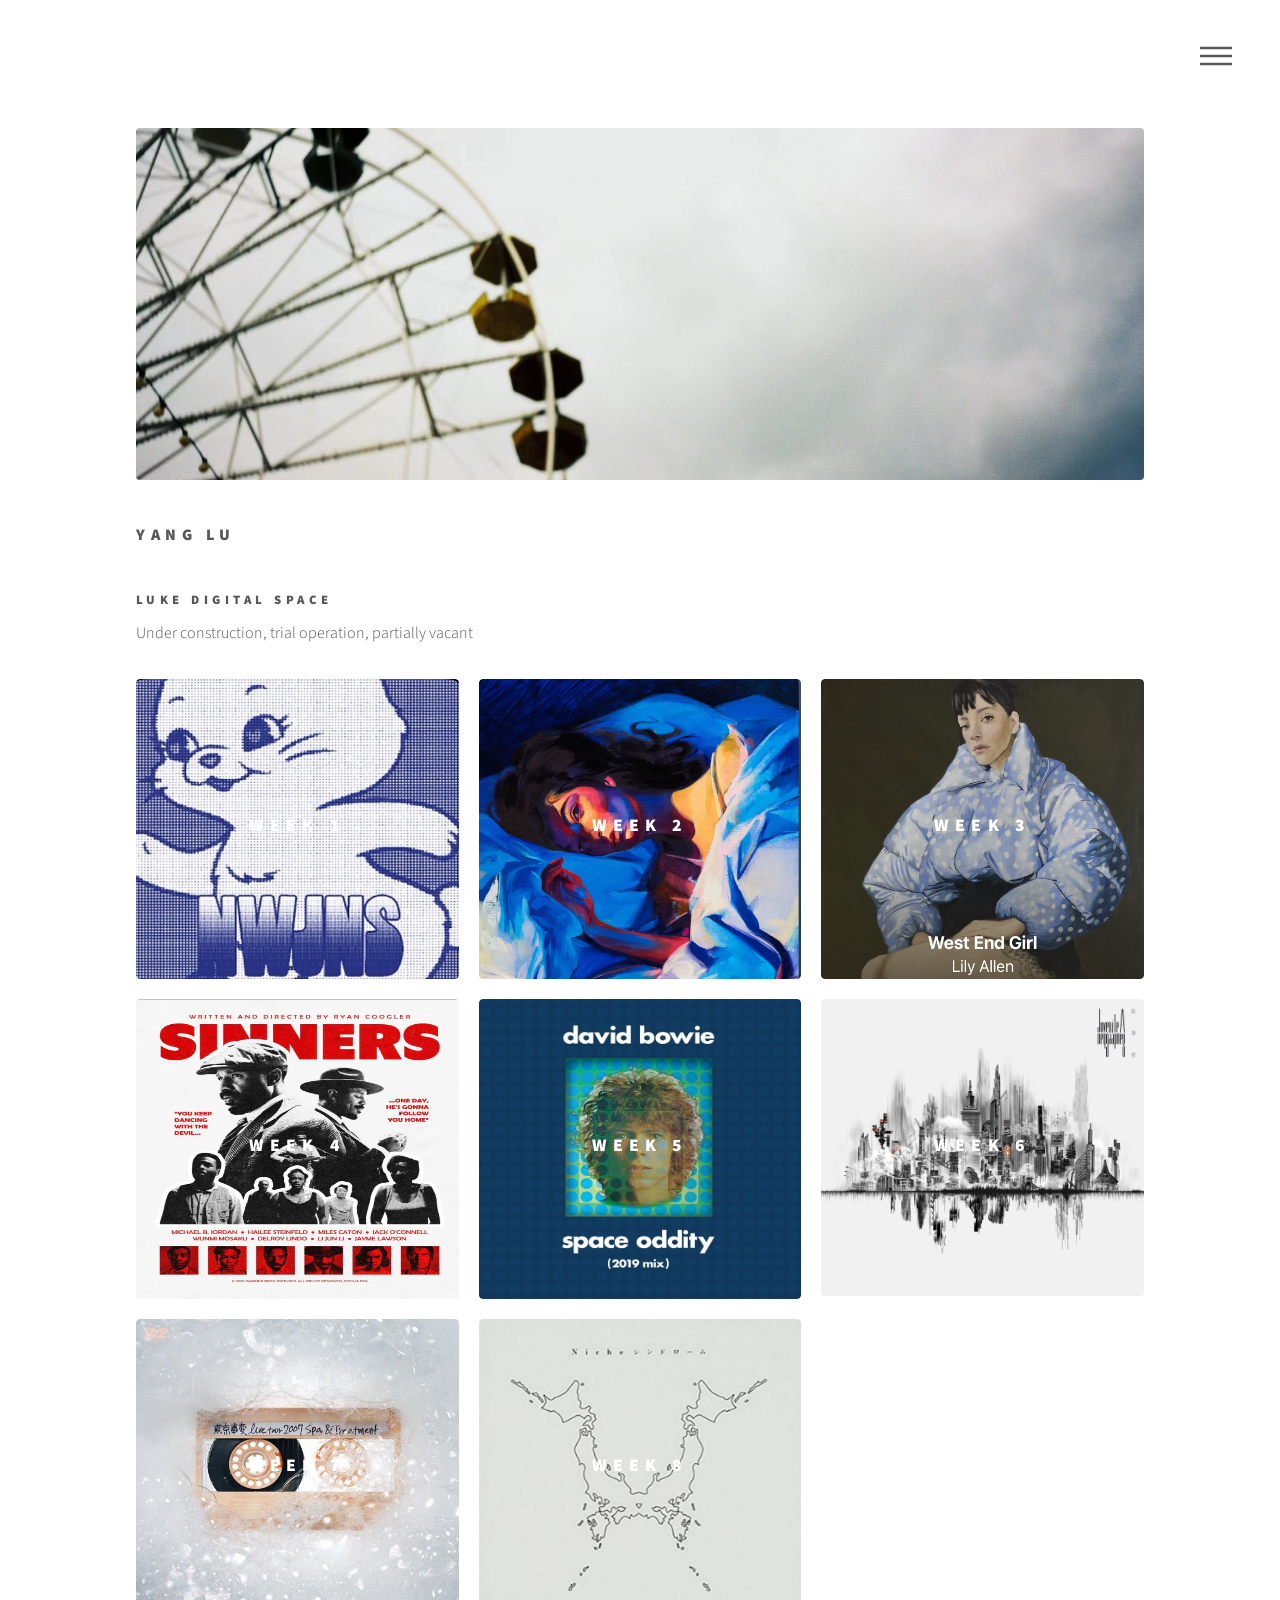
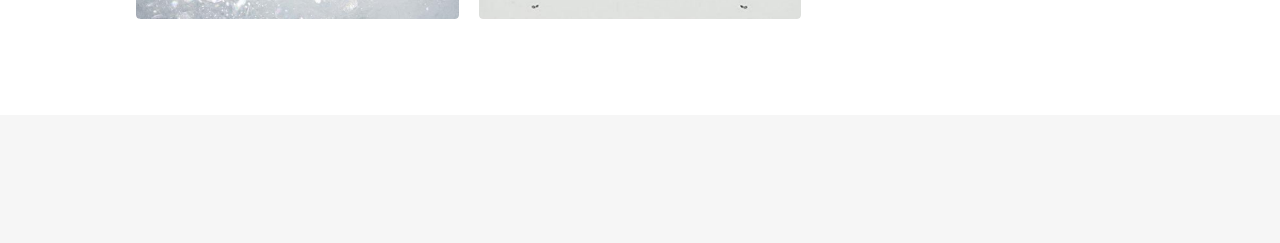
<file: index.html>
<!DOCTYPE HTML>
<!--
	Phantom by HTML5 UP
	html5up.net | @ajlkn
	Free for personal and commercial use under the CCA 3.0 license (html5up.net/license)
-->
<html>
	<head>
		<title>Yang Lu-portfolio</title>
		<meta charset="utf-8" />
		<meta name="viewport" content="width=device-width, initial-scale=1, user-scalable=no" />
		<link rel="stylesheet" href="assets/css/main.css" />
		<noscript><link rel="stylesheet" href="assets/css/noscript.css" /></noscript>
		<style>
			.home-wave {
				height: clamp(12rem, 28vw, 22rem);
				margin-bottom: 2.5em;
				overflow: hidden;
				border-radius: 4px;
			}

			.home-wave img {
				display: block;
				width: 100%;
				height: 100%;
				object-fit: cover;
				object-position: center 70%;
			}
		</style>
	</head>
	<body class="is-preload">
		<!-- Wrapper -->
			<div id="wrapper">

				<!-- Header -->
					<header id="header">
						<div class="inner">
							<div class="home-wave">
								<img src="images/image 005 wave.jpg" alt="" />
							</div>

							<!-- Logo -->
								<a href="index.html" class="logo">
									<span class="symbol"><img src="images/logo.svg" alt="" /></span><span class="title">Yang Lu</span>
								</a>

							<!-- Nav -->
								<nav>
									<ul>
										<li><a href="#menu">Menu</a></li>
									</ul>
								</nav>

						</div>
					</header>

				<!-- Menu -->
					<nav id="menu">
						<h2>Menu</h2>
						<ul>
							<li><a href="index.html">Home</a></li>
							<li>
  <details>
    <summary>weekly reflections</summary>
    <ul>
      <li><a href="week1.html">Week 1</a></li>
      <li><a href="week2.html">Week 2</a></li>
      <li><a href="week3.html">Week 3</a></li>
      <li><a href="week4.html">Week 4</a></li>
      <li><a href="week5.html">Week 5</a></li>
      <li><a href="week6.html">Week 6</a></li>
      <li><a href="week7.html">Week 7</a></li>
      <li><a href="week8.html">Week 8</a></li>
    </ul>
  </details>
</li>
							<li><a href="generic.html">works(under construction,not available)</a></li>
							<li><a href="Contact me.html">contact me</a></li>
						</ul>
					</nav>

				<!-- Main -->
					<div id="main">
						<div class="inner">
							<header>
								<h4>Luke digital space</h4>
								<p>	Under construction, trial operation, partially vacant</p>
							</header>
							<section class="tiles">
								<article class="style1">
									<span class="image">
										<img src="images/pic01.jpg" alt="" width="326" height="300" />
									</span>
									<a href="week1.html">
										<h2>week 1 </h2>
										<div class="content">
											<p>The first week of Leeds and MA Digital Media has been uploaded.</p>
										</div>
									</a>
								</article>
								<article class="style2">
									<span class="image">
										<img src="images/pic02.jpg" alt="" width="326" height="300" />
									</span>
									<a href="week2.html">
										<h2>week 2 </h2>
										<div class="content">
											<p>Vibe</p>
										</div>
									</a>
								</article>
								<article class="style3">
									<span class="image">
										<img src="images/week4 Lily Allen.jpg" alt="Lily Allen" width="326" height="300" />
									</span>
									<a href="week3.html">
										<h2>week 3</h2>
										<div class="content">
											<p>Web scraping and research ethics.</p>
										</div>
									</a>
								</article>
								<article class="style4">
									<span class="image">
										<img src="images/week5 sinners.png" alt="" width="326" height="300" />
									</span>
									<a href="week4.html">
										<h2>week 4</h2>
										<div class="content">
											<p>Data and power</p>
										</div>
									</a>
								</article>
								<article class="style5">
									<span class="image">
										<img src="images/week5.jpg" alt="" width="326" height="300" />
									</span>
									<a href="week5.html">
										<h2>week 5</h2>
										<div class="content">
											<p>Data visualisation</p>
										</div>
									</a>
								</article>
								<article class="style6 no-image">
									<span class="image" >
										<img src="images/week 6.jpg" alt="" width="326" height="300" />
									</span>
									<a href="week6.html">
										<h2>week 6</h2>
										<div class="content">
											<p>Algorithmic identity and Sumpter’s counting method.</p>
										</div>
									</a>
								</article>
								<article class="style1">
									<span class="image">
										<img src="images/week7 index.jpg" alt="" width="326" height="300" />
									</span>
									<a href="week7.html">
										<h2>week 7</h2>
										<div class="content">
											<p>Data and embodied experience.</p>
										</div>
									</a>
								</article>
								<article class="style2">
									<span class="image">
										<img src="images/week8.jpg" alt="" width="326" height="300" />
									</span>
									<a href="week8.html">
										<h2>week 8</h2>
										<div class="content">
											<p>Allergy experience map.</p>
										</div>
									</a>
								</article>
							</section>
						</div>
					</div>

				<!-- Footer -->
					<footer id="footer">
						<div class="inner">
						
						</div>
					</footer>

			</div>

		<!-- Scripts -->
			<script src="assets/js/jquery.min.js"></script>
			<script src="assets/js/browser.min.js"></script>
			<script src="assets/js/breakpoints.min.js"></script>
			<script src="assets/js/util.js"></script>
			<script src="assets/js/main.js"></script>

	</body>
</html>
</file>
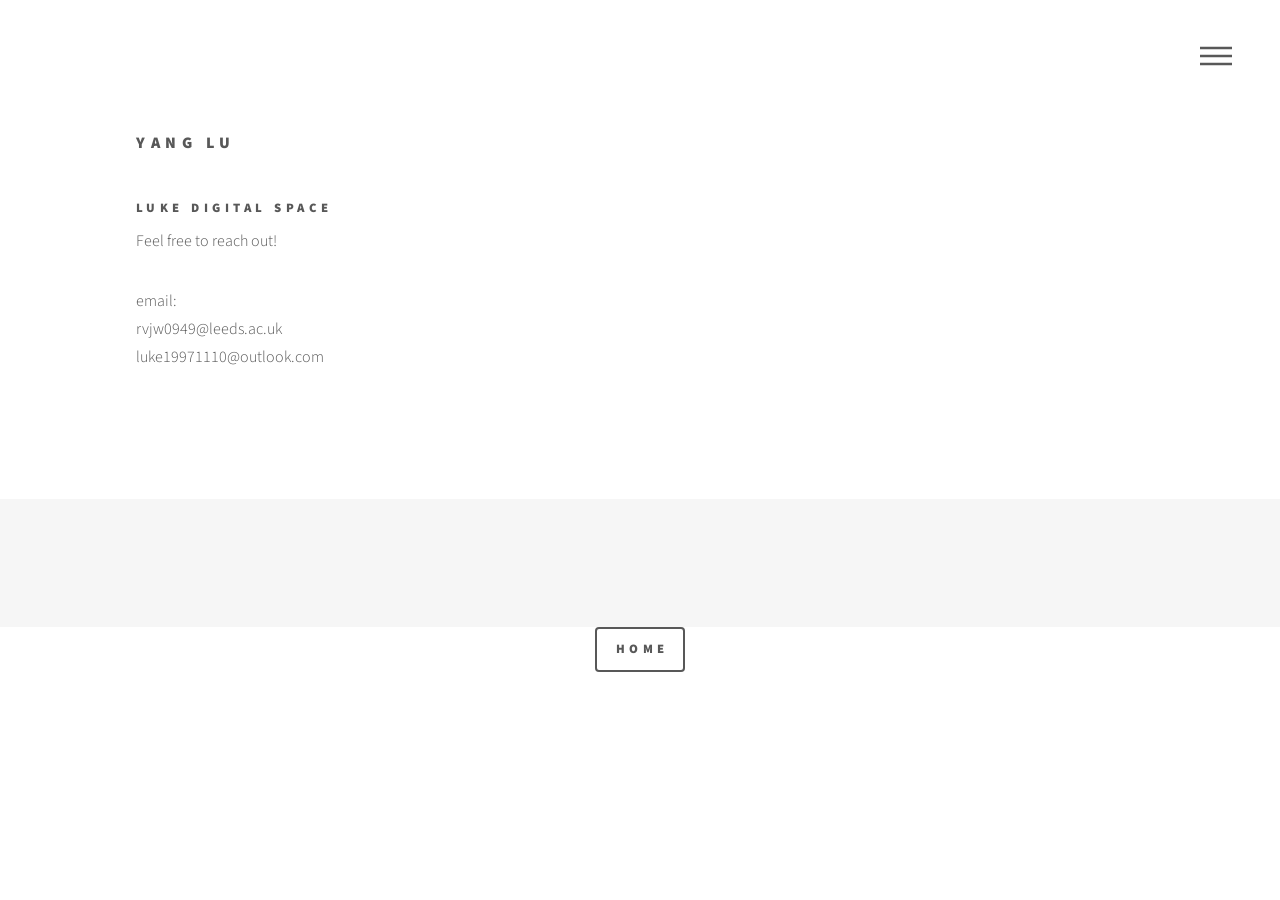
<file: Contact me.html>
<!DOCTYPE HTML>
<!--
	Phantom by HTML5 UP
	html5up.net | @ajlkn
	Free for personal and commercial use under the CCA 3.0 license (html5up.net/license)
-->
<html>
	<head>
		<title>Yang Lu-portfolio</title>
		<meta charset="utf-8" />
		<meta name="viewport" content="width=device-width, initial-scale=1, user-scalable=no" />
		<link rel="stylesheet" href="assets/css/main.css" />
		<noscript><link rel="stylesheet" href="assets/css/noscript.css" /></noscript>
	</head>
	<body class="is-preload">
		<!-- Wrapper -->
			<div id="wrapper">

				<!-- Header -->
					<header id="header">
						<div class="inner">

							<!-- Logo -->
								<a href="index.html" class="logo">
									<span class="symbol"><img src="images/logo.svg" alt="" /></span><span class="title">Yang Lu</span>
								</a>

							<!-- Nav -->
								<nav>
									<ul>
										<li><a href="#menu">Menu</a></li>
									</ul>
								</nav>

						</div>
					</header>

				<!-- Menu -->
					<nav id="menu">
						<h2>Menu</h2>
						<ul>
							<li><a href="index.html">Home</a></li>
							<li>
  <details>
    <summary>weekly reflections</summary>
    <ul>
      <li><a href="week1.html">Week 1</a></li>
      <li><a href="week2.html">Week 2</a></li>
      <li><a href="week3.html">Week 3</a></li>
      <li><a href="week4.html">Week 4</a></li>
      <li><a href="week5.html">Week 5</a></li>
      <li><a href="week6.html">Week 6</a></li>
      <li><a href="week7.html">Week 7</a></li>
      <li><a href="week8.html">Week 8</a></li>
    </ul>
  </details>
</li>
							<li><a href="generic.html">works</a></li>
							<li><a href="elements.html">contact me</a></li>
						</ul>
					</nav>

				<!-- Main -->
					<div id="main">
						<div class="inner">
							<header>
								<h4>Luke digital space</h4>
							<p>Feel free to reach out!</p>
							</header>
							<p>email:</br>
								rvjw0949@leeds.ac.uk</br>
							    luke19971110@outlook.com

							</p>

						</div>
					</div>

				<!-- Footer -->
					<footer id="footer">
						<div class="inner">
						
						</div>
					</footer>

			</div>
			<section>
							
<ul class="actions home-button">
  <li><a href="index.html" class="button">Home</a></li>
</ul>

		<!-- Scripts -->
			<script src="assets/js/jquery.min.js"></script>
			<script src="assets/js/browser.min.js"></script>
			<script src="assets/js/breakpoints.min.js"></script>
			<script src="assets/js/util.js"></script>
			<script src="assets/js/main.js"></script>

	</body>
</html>
</file>
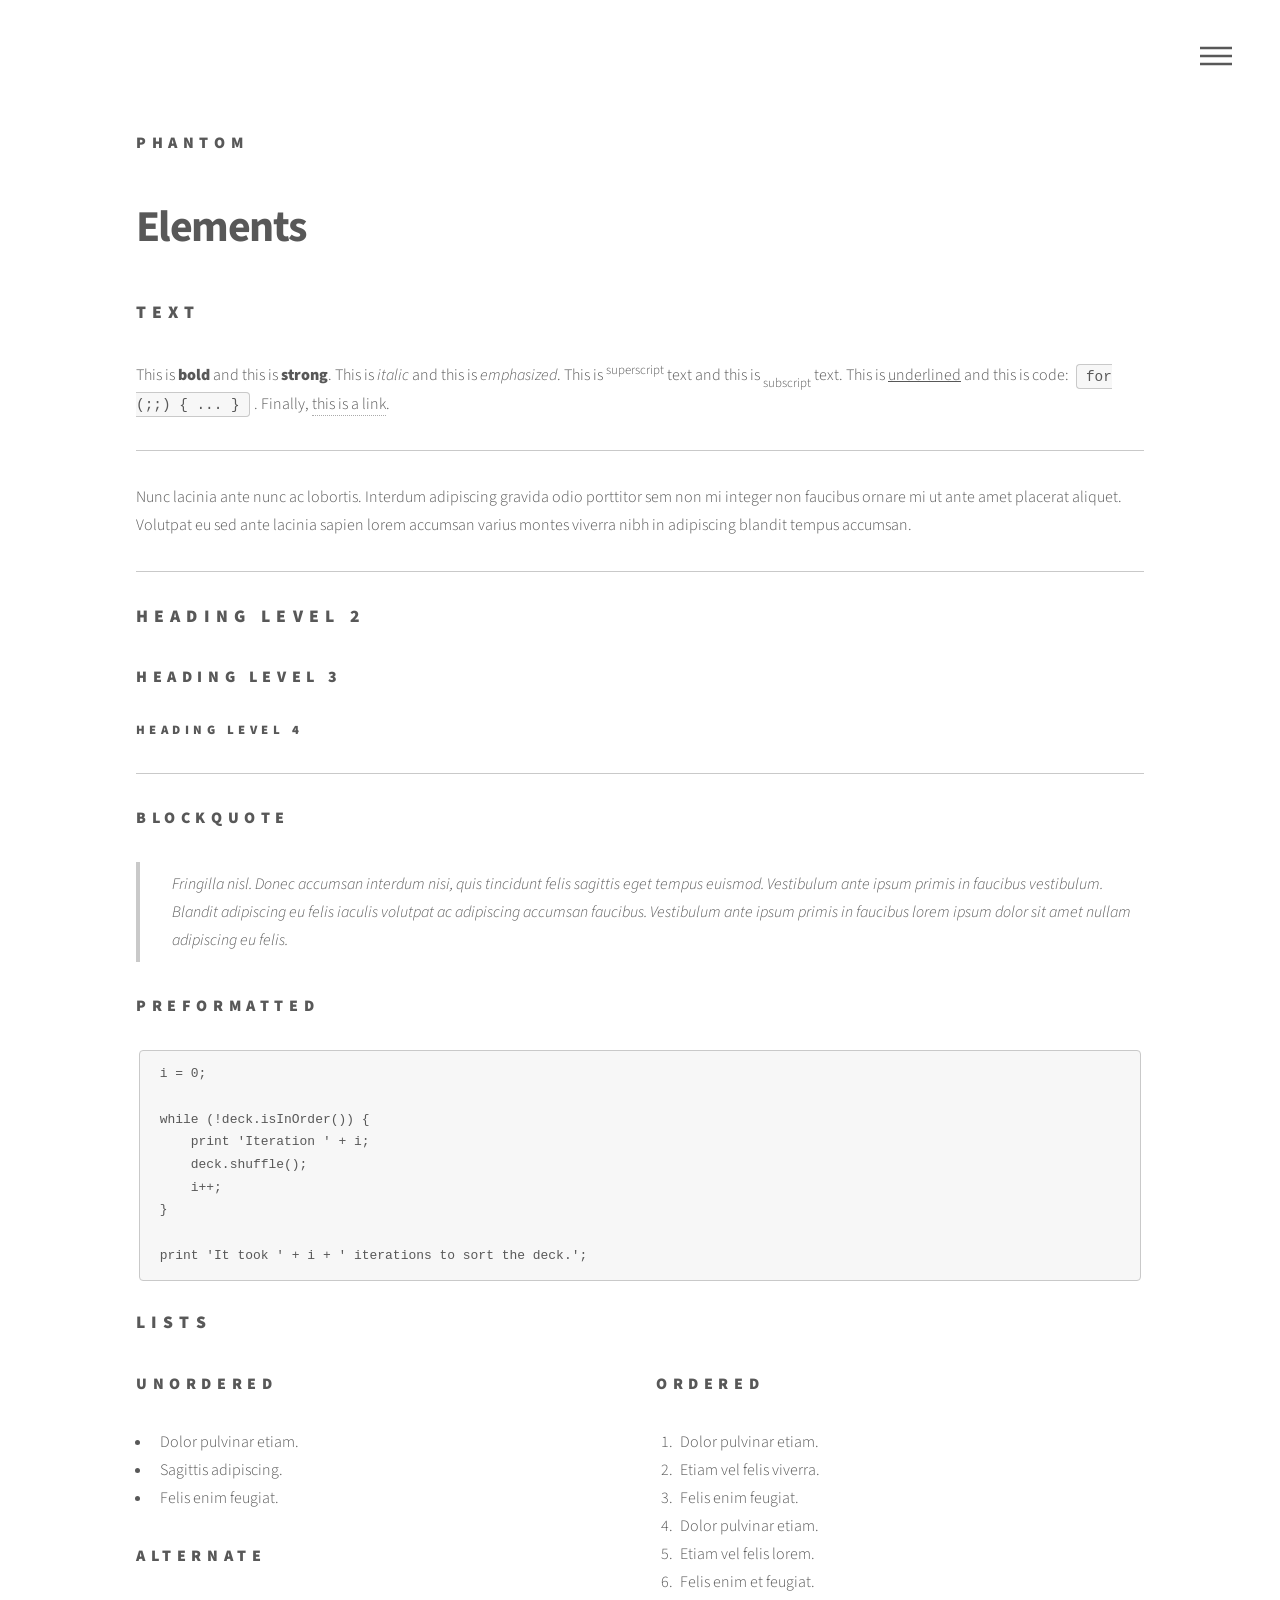
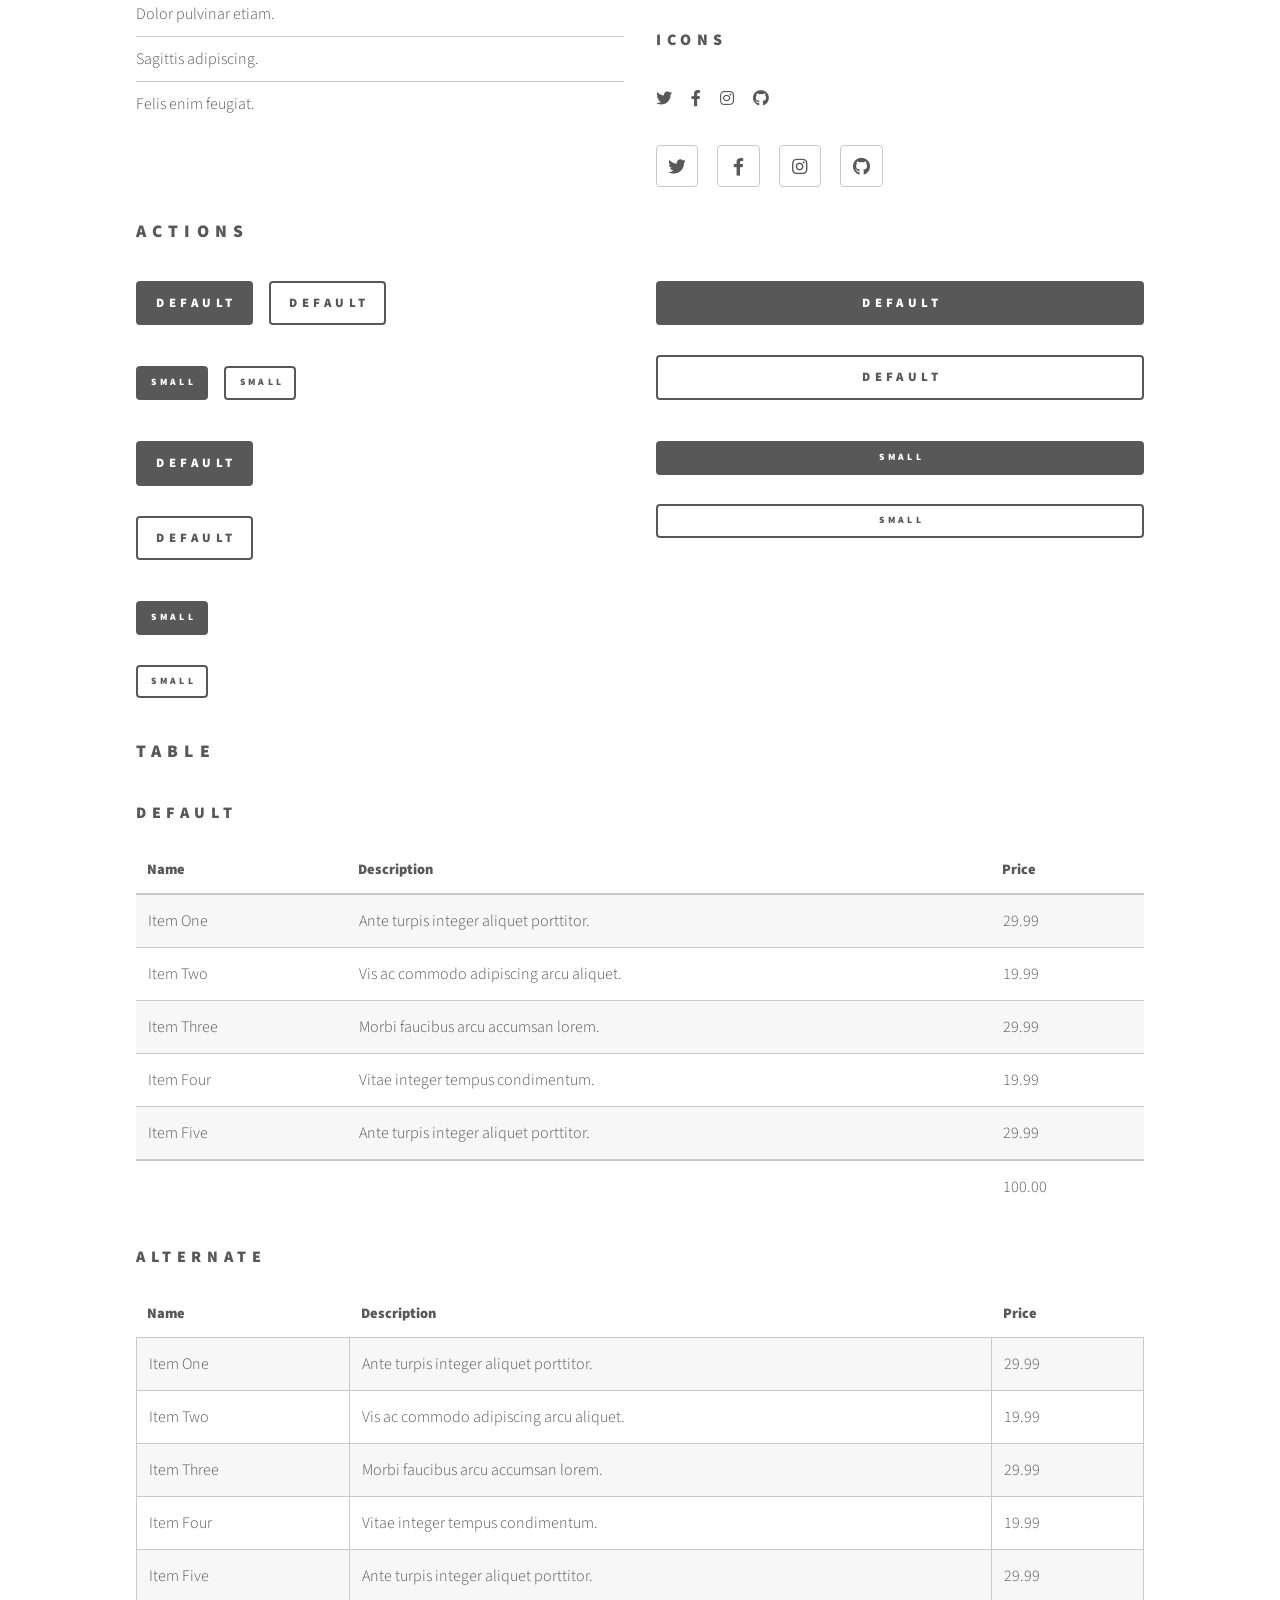
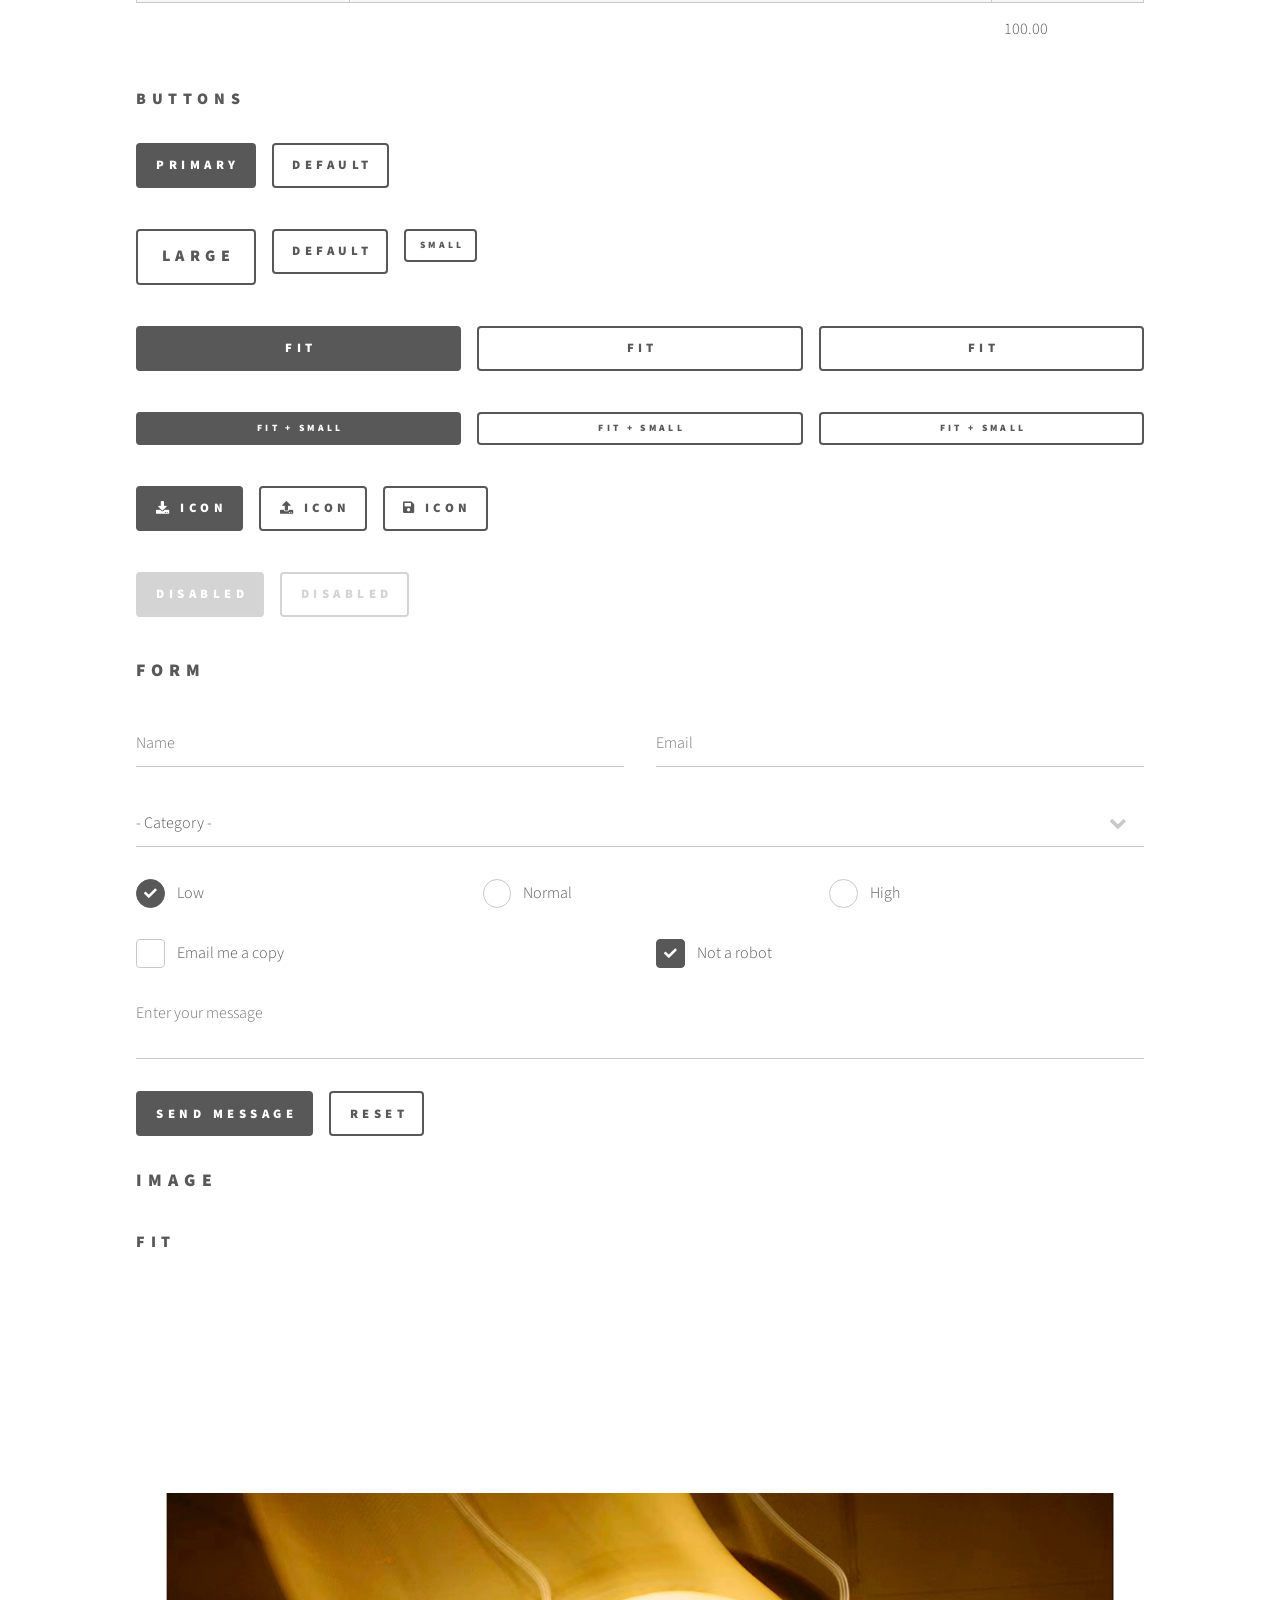
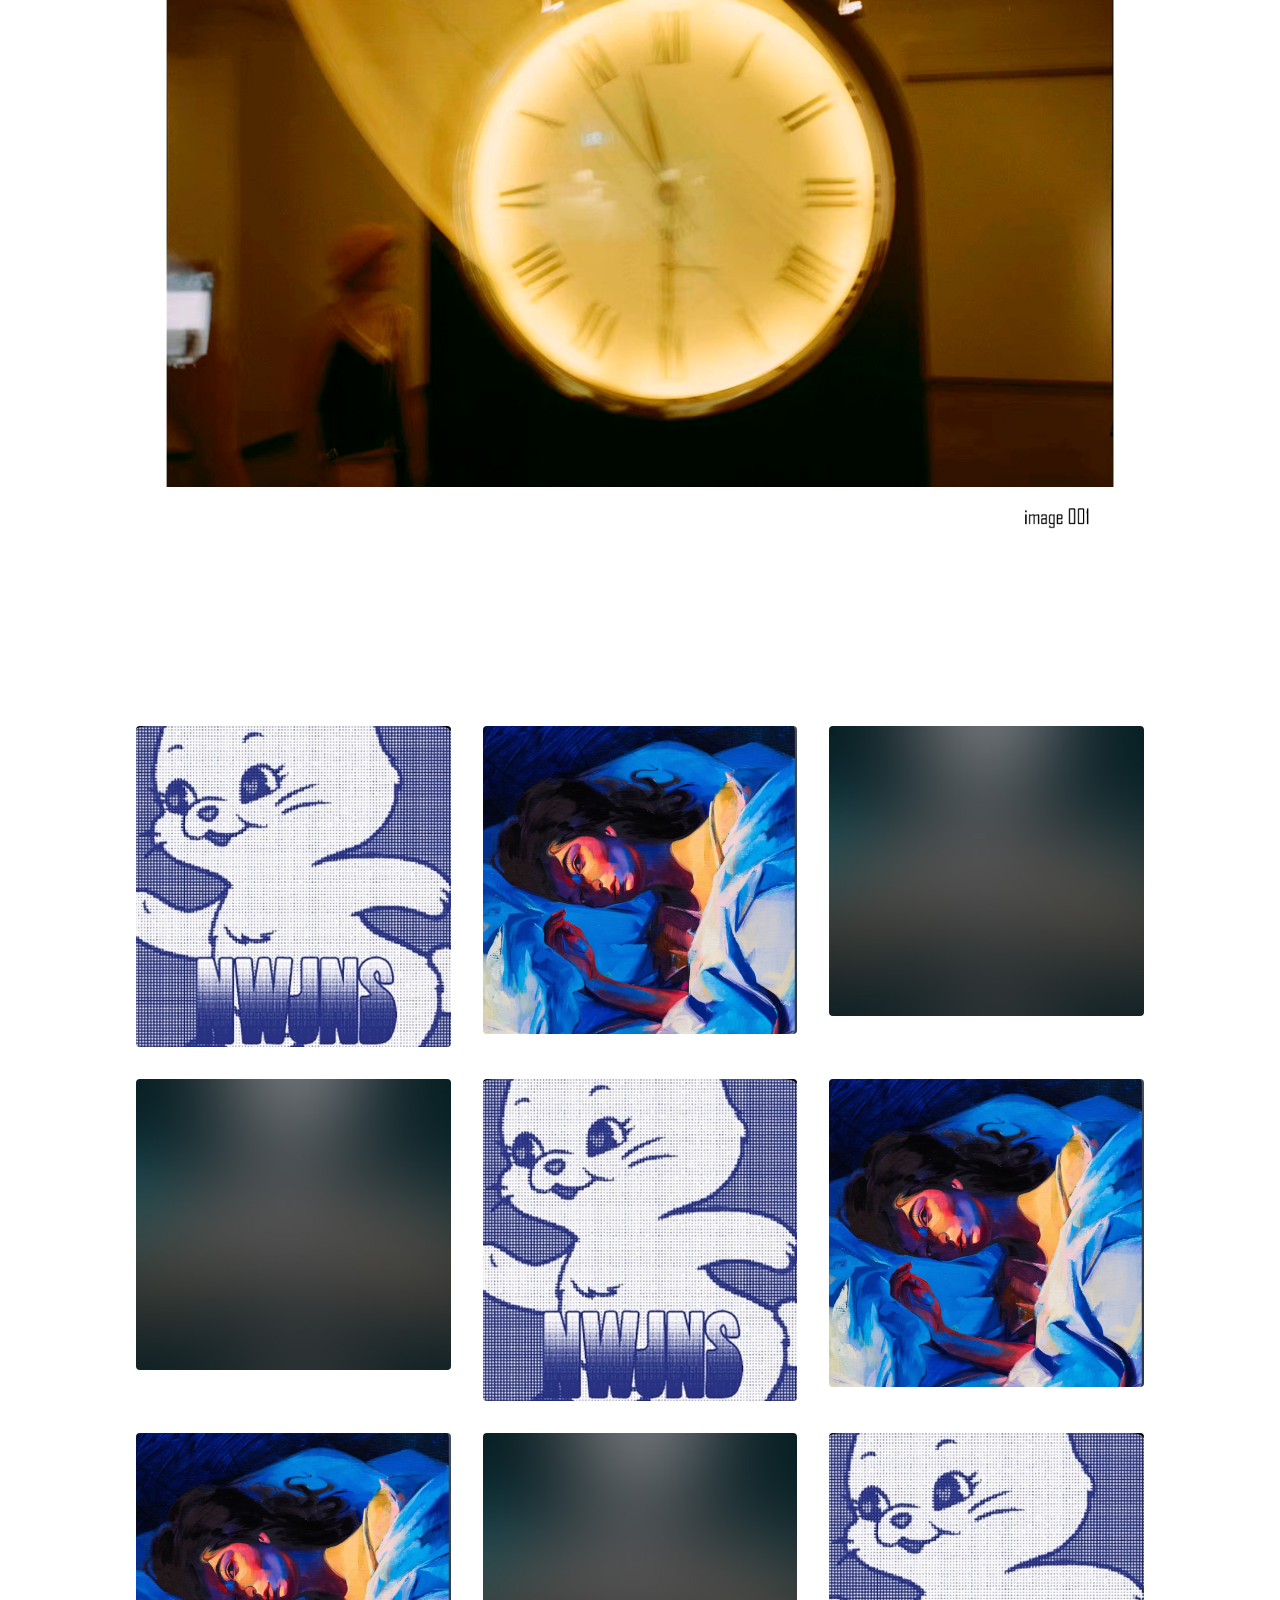
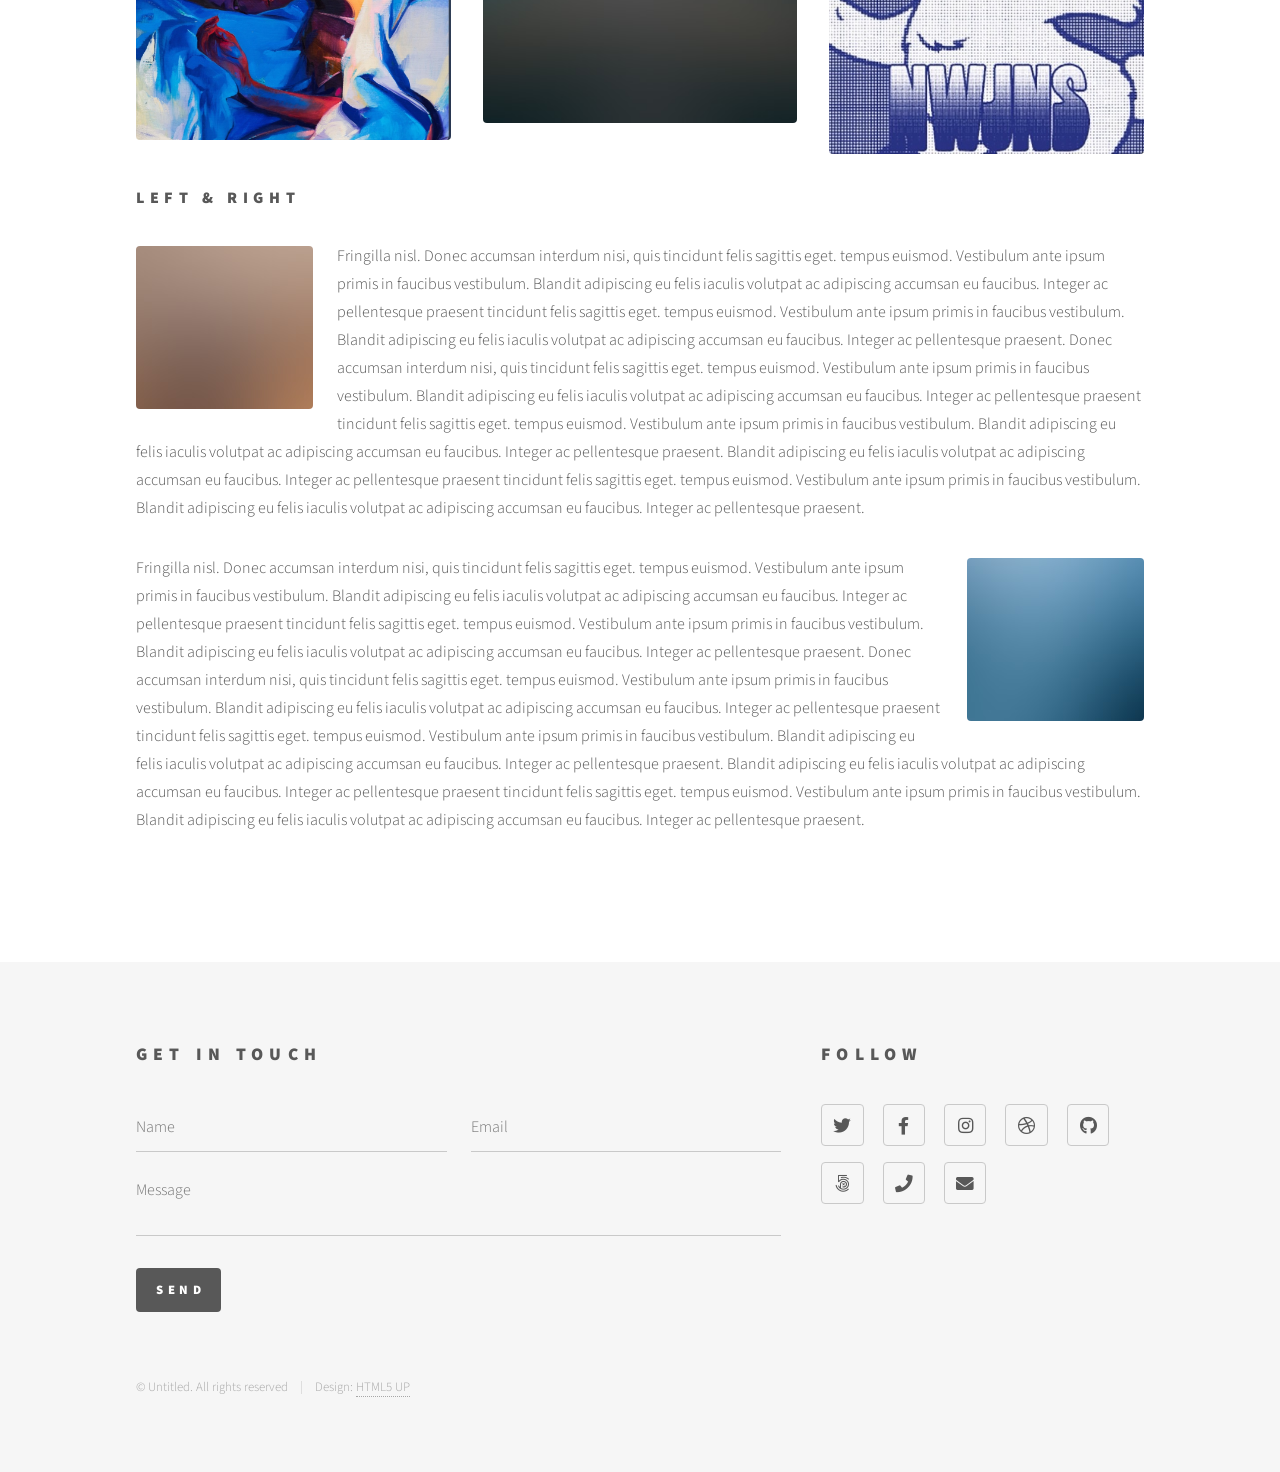
<file: elements.html>
<!DOCTYPE HTML>
<!--
	Phantom by HTML5 UP
	html5up.net | @ajlkn
	Free for personal and commercial use under the CCA 3.0 license (html5up.net/license)
-->
<html>
	<head>
		<title>Elements - Phantom by HTML5 UP</title>
		<meta charset="utf-8" />
		<meta name="viewport" content="width=device-width, initial-scale=1, user-scalable=no" />
		<link rel="stylesheet" href="assets/css/main.css" />
		<noscript><link rel="stylesheet" href="assets/css/noscript.css" /></noscript>
	</head>
	<body class="is-preload">
		<!-- Wrapper -->
			<div id="wrapper">

				<!-- Header -->
					<header id="header">
						<div class="inner">

							<!-- Logo -->
								<a href="index.html" class="logo">
									<span class="symbol"><img src="images/logo.svg" alt="" /></span><span class="title">Phantom</span>
								</a>

							<!-- Nav -->
								<nav>
									<ul>
										<li><a href="#menu">Menu</a></li>
									</ul>
								</nav>

						</div>
					</header>

				<!-- Menu -->
					<nav id="menu">
						<h2>Menu</h2>
						<ul>
							<li><a href="index.html">Home</a></li>
							<li><a href="generic.html">Ipsum veroeros</a></li>
							<li><a href="generic.html">Tempus etiam</a></li>
							<li><a href="generic.html">Consequat dolor</a></li>
							<li><a href="elements.html">Elements</a></li>
						</ul>
					</nav>

				<!-- Main -->
					<div id="main">
						<div class="inner">
							<h1>Elements</h1>

							<!-- Text -->
								<section>
									<h2>Text</h2>
									<p>This is <b>bold</b> and this is <strong>strong</strong>. This is <i>italic</i> and this is <em>emphasized</em>.
									This is <sup>superscript</sup> text and this is <sub>subscript</sub> text.
									This is <u>underlined</u> and this is code: <code>for (;;) { ... }</code>. Finally, <a href="#">this is a link</a>.</p>
									<hr />
									<p>Nunc lacinia ante nunc ac lobortis. Interdum adipiscing gravida odio porttitor sem non mi integer non faucibus ornare mi ut ante amet placerat aliquet. Volutpat eu sed ante lacinia sapien lorem accumsan varius montes viverra nibh in adipiscing blandit tempus accumsan.</p>
									<hr />
									<h2>Heading Level 2</h2>
									<h3>Heading Level 3</h3>
									<h4>Heading Level 4</h4>
									<hr />
									<h3>Blockquote</h3>
									<blockquote>Fringilla nisl. Donec accumsan interdum nisi, quis tincidunt felis sagittis eget tempus euismod. Vestibulum ante ipsum primis in faucibus vestibulum. Blandit adipiscing eu felis iaculis volutpat ac adipiscing accumsan faucibus. Vestibulum ante ipsum primis in faucibus lorem ipsum dolor sit amet nullam adipiscing eu felis.</blockquote>
									<h3>Preformatted</h3>
									<pre><code>i = 0;

while (!deck.isInOrder()) {
    print 'Iteration ' + i;
    deck.shuffle();
    i++;
}

print 'It took ' + i + ' iterations to sort the deck.';</code></pre>
								</section>

							<!-- Lists -->
								<section>
									<h2>Lists</h2>
									<div class="row">
										<div class="col-6 col-12-medium">
											<h3>Unordered</h3>
											<ul>
												<li>Dolor pulvinar etiam.</li>
												<li>Sagittis adipiscing.</li>
												<li>Felis enim feugiat.</li>
											</ul>
											<h3>Alternate</h3>
											<ul class="alt">
												<li>Dolor pulvinar etiam.</li>
												<li>Sagittis adipiscing.</li>
												<li>Felis enim feugiat.</li>
											</ul>
										</div>
										<div class="col-6 col-12-medium">
											<h3>Ordered</h3>
											<ol>
												<li>Dolor pulvinar etiam.</li>
												<li>Etiam vel felis viverra.</li>
												<li>Felis enim feugiat.</li>
												<li>Dolor pulvinar etiam.</li>
												<li>Etiam vel felis lorem.</li>
												<li>Felis enim et feugiat.</li>
											</ol>
											<h3>Icons</h3>
											<ul class="icons">
												<li><a href="#" class="icon brands style1 fa-twitter"><span class="label">Twitter</span></a></li>
												<li><a href="#" class="icon brands style1 fa-facebook-f"><span class="label">Facebook</span></a></li>
												<li><a href="#" class="icon brands style1 fa-instagram"><span class="label">Instagram</span></a></li>
												<li><a href="#" class="icon brands style1 fa-github"><span class="label">Github</span></a></li>
											</ul>
											<ul class="icons">
												<li><a href="#" class="icon brands style2 fa-twitter"><span class="label">Twitter</span></a></li>
												<li><a href="#" class="icon brands style2 fa-facebook-f"><span class="label">Facebook</span></a></li>
												<li><a href="#" class="icon brands style2 fa-instagram"><span class="label">Instagram</span></a></li>
												<li><a href="#" class="icon brands style2 fa-github"><span class="label">Github</span></a></li>
											</ul>
										</div>
									</div>
									<h2>Actions</h2>
									<div class="row">
										<div class="col-6 col-12-medium">
											<ul class="actions">
												<li><a href="#" class="button primary">Default</a></li>
												<li><a href="#" class="button">Default</a></li>
											</ul>
											<ul class="actions small">
												<li><a href="#" class="button primary small">Small</a></li>
												<li><a href="#" class="button small">Small</a></li>
											</ul>
											<ul class="actions stacked">
												<li><a href="#" class="button primary">Default</a></li>
												<li><a href="#" class="button">Default</a></li>
											</ul>
											<ul class="actions stacked">
												<li><a href="#" class="button primary small">Small</a></li>
												<li><a href="#" class="button small">Small</a></li>
											</ul>
										</div>
										<div class="col-6 col-12-medium">
											<ul class="actions stacked">
												<li><a href="#" class="button primary fit">Default</a></li>
												<li><a href="#" class="button fit">Default</a></li>
											</ul>
											<ul class="actions stacked">
												<li><a href="#" class="button primary small fit">Small</a></li>
												<li><a href="#" class="button small fit">Small</a></li>
											</ul>
										</div>
									</div>
								</section>

							<!-- Table -->
								<section>
									<h2>Table</h2>
									<h3>Default</h3>
									<div class="table-wrapper">
										<table>
											<thead>
												<tr>
													<th>Name</th>
													<th>Description</th>
													<th>Price</th>
												</tr>
											</thead>
											<tbody>
												<tr>
													<td>Item One</td>
													<td>Ante turpis integer aliquet porttitor.</td>
													<td>29.99</td>
												</tr>
												<tr>
													<td>Item Two</td>
													<td>Vis ac commodo adipiscing arcu aliquet.</td>
													<td>19.99</td>
												</tr>
												<tr>
													<td>Item Three</td>
													<td> Morbi faucibus arcu accumsan lorem.</td>
													<td>29.99</td>
												</tr>
												<tr>
													<td>Item Four</td>
													<td>Vitae integer tempus condimentum.</td>
													<td>19.99</td>
												</tr>
												<tr>
													<td>Item Five</td>
													<td>Ante turpis integer aliquet porttitor.</td>
													<td>29.99</td>
												</tr>
											</tbody>
											<tfoot>
												<tr>
													<td colspan="2"></td>
													<td>100.00</td>
												</tr>
											</tfoot>
										</table>
									</div>

									<h3>Alternate</h3>
									<div class="table-wrapper">
										<table class="alt">
											<thead>
												<tr>
													<th>Name</th>
													<th>Description</th>
													<th>Price</th>
												</tr>
											</thead>
											<tbody>
												<tr>
													<td>Item One</td>
													<td>Ante turpis integer aliquet porttitor.</td>
													<td>29.99</td>
												</tr>
												<tr>
													<td>Item Two</td>
													<td>Vis ac commodo adipiscing arcu aliquet.</td>
													<td>19.99</td>
												</tr>
												<tr>
													<td>Item Three</td>
													<td> Morbi faucibus arcu accumsan lorem.</td>
													<td>29.99</td>
												</tr>
												<tr>
													<td>Item Four</td>
													<td>Vitae integer tempus condimentum.</td>
													<td>19.99</td>
												</tr>
												<tr>
													<td>Item Five</td>
													<td>Ante turpis integer aliquet porttitor.</td>
													<td>29.99</td>
												</tr>
											</tbody>
											<tfoot>
												<tr>
													<td colspan="2"></td>
													<td>100.00</td>
												</tr>
											</tfoot>
										</table>
									</div>
								</section>

							<!-- Buttons -->
								<section>
									<h3>Buttons</h3>
									<ul class="actions">
										<li><a href="#" class="button primary">Primary</a></li>
										<li><a href="#" class="button">Default</a></li>
									</ul>
									<ul class="actions">
										<li><a href="#" class="button large">Large</a></li>
										<li><a href="#" class="button">Default</a></li>
										<li><a href="#" class="button small">Small</a></li>
									</ul>
									<ul class="actions fit">
										<li><a href="#" class="button primary fit">Fit</a></li>
										<li><a href="#" class="button fit">Fit</a></li>
										<li><a href="#" class="button fit">Fit</a></li>
									</ul>
									<ul class="actions fit small">
										<li><a href="#" class="button primary fit small">Fit + Small</a></li>
										<li><a href="#" class="button fit small">Fit + Small</a></li>
										<li><a href="#" class="button fit small">Fit + Small</a></li>
									</ul>
									<ul class="actions">
										<li><a href="#" class="button primary icon solid fa-download">Icon</a></li>
										<li><a href="#" class="button icon solid fa-upload">Icon</a></li>
										<li><a href="#" class="button icon solid fa-save">Icon</a></li>
									</ul>
									<ul class="actions">
										<li><span class="button primary disabled">Disabled</span></li>
										<li><span class="button disabled">Disabled</span></li>
									</ul>
								</section>

							<!-- Form -->
								<section>
									<h2>Form</h2>
									<form method="post" action="#">
										<div class="row gtr-uniform">
											<div class="col-6 col-12-xsmall">
												<input type="text" name="demo-name" id="demo-name" value="" placeholder="Name" />
											</div>
											<div class="col-6 col-12-xsmall">
												<input type="email" name="demo-email" id="demo-email" value="" placeholder="Email" />
											</div>
											<div class="col-12">
												<select name="demo-category" id="demo-category">
													<option value="">- Category -</option>
													<option value="1">Manufacturing</option>
													<option value="1">Shipping</option>
													<option value="1">Administration</option>
													<option value="1">Human Resources</option>
												</select>
											</div>
											<div class="col-4 col-12-small">
												<input type="radio" id="demo-priority-low" name="demo-priority" checked>
												<label for="demo-priority-low">Low</label>
											</div>
											<div class="col-4 col-12-small">
												<input type="radio" id="demo-priority-normal" name="demo-priority">
												<label for="demo-priority-normal">Normal</label>
											</div>
											<div class="col-4 col-12-small">
												<input type="radio" id="demo-priority-high" name="demo-priority">
												<label for="demo-priority-high">High</label>
											</div>
											<div class="col-6 col-12-small">
												<input type="checkbox" id="demo-copy" name="demo-copy">
												<label for="demo-copy">Email me a copy</label>
											</div>
											<div class="col-6 col-12-small">
												<input type="checkbox" id="demo-human" name="demo-human" checked>
												<label for="demo-human">Not a robot</label>
											</div>
											<div class="col-12">
												<textarea name="demo-message" id="demo-message" placeholder="Enter your message" rows="6"></textarea>
											</div>
											<div class="col-12">
												<ul class="actions">
													<li><input type="submit" value="Send Message" class="primary" /></li>
													<li><input type="reset" value="Reset" /></li>
												</ul>
											</div>
										</div>
									</form>
								</section>

							<!-- Image -->
								<section>
									<h2>Image</h2>
									<h3>Fit</h3>
									<div class="box alt">
										<div class="row gtr-uniform">
											<div class="col-12"><span class="image fit"><img src="images/pic13.jpg" alt="" /></span></div>
											<div class="col-4"><span class="image fit"><img src="images/pic01.jpg" alt="" /></span></div>
											<div class="col-4"><span class="image fit"><img src="images/pic02.jpg" alt="" /></span></div>
											<div class="col-4"><span class="image fit"><img src="images/pic03.jpg" alt="" /></span></div>
											<div class="col-4"><span class="image fit"><img src="images/pic03.jpg" alt="" /></span></div>
											<div class="col-4"><span class="image fit"><img src="images/pic01.jpg" alt="" /></span></div>
											<div class="col-4"><span class="image fit"><img src="images/pic02.jpg" alt="" /></span></div>
											<div class="col-4"><span class="image fit"><img src="images/pic02.jpg" alt="" /></span></div>
											<div class="col-4"><span class="image fit"><img src="images/pic03.jpg" alt="" /></span></div>
											<div class="col-4"><span class="image fit"><img src="images/pic01.jpg" alt="" /></span></div>
										</div>
									</div>
									<h3>Left &amp; Right</h3>
									<p><span class="image left"><img src="images/pic14.jpg" alt="" /></span>Fringilla nisl. Donec accumsan interdum nisi, quis tincidunt felis sagittis eget. tempus euismod. Vestibulum ante ipsum primis in faucibus vestibulum. Blandit adipiscing eu felis iaculis volutpat ac adipiscing accumsan eu faucibus. Integer ac pellentesque praesent tincidunt felis sagittis eget. tempus euismod. Vestibulum ante ipsum primis in faucibus vestibulum. Blandit adipiscing eu felis iaculis volutpat ac adipiscing accumsan eu faucibus. Integer ac pellentesque praesent. Donec accumsan interdum nisi, quis tincidunt felis sagittis eget. tempus euismod. Vestibulum ante ipsum primis in faucibus vestibulum. Blandit adipiscing eu felis iaculis volutpat ac adipiscing accumsan eu faucibus. Integer ac pellentesque praesent tincidunt felis sagittis eget. tempus euismod. Vestibulum ante ipsum primis in faucibus vestibulum. Blandit adipiscing eu felis iaculis volutpat ac adipiscing accumsan eu faucibus. Integer ac pellentesque praesent. Blandit adipiscing eu felis iaculis volutpat ac adipiscing accumsan eu faucibus. Integer ac pellentesque praesent tincidunt felis sagittis eget. tempus euismod. Vestibulum ante ipsum primis in faucibus vestibulum. Blandit adipiscing eu felis iaculis volutpat ac adipiscing accumsan eu faucibus. Integer ac pellentesque praesent.</p>
									<p><span class="image right"><img src="images/pic15.jpg" alt="" /></span>Fringilla nisl. Donec accumsan interdum nisi, quis tincidunt felis sagittis eget. tempus euismod. Vestibulum ante ipsum primis in faucibus vestibulum. Blandit adipiscing eu felis iaculis volutpat ac adipiscing accumsan eu faucibus. Integer ac pellentesque praesent tincidunt felis sagittis eget. tempus euismod. Vestibulum ante ipsum primis in faucibus vestibulum. Blandit adipiscing eu felis iaculis volutpat ac adipiscing accumsan eu faucibus. Integer ac pellentesque praesent. Donec accumsan interdum nisi, quis tincidunt felis sagittis eget. tempus euismod. Vestibulum ante ipsum primis in faucibus vestibulum. Blandit adipiscing eu felis iaculis volutpat ac adipiscing accumsan eu faucibus. Integer ac pellentesque praesent tincidunt felis sagittis eget. tempus euismod. Vestibulum ante ipsum primis in faucibus vestibulum. Blandit adipiscing eu felis iaculis volutpat ac adipiscing accumsan eu faucibus. Integer ac pellentesque praesent. Blandit adipiscing eu felis iaculis volutpat ac adipiscing accumsan eu faucibus. Integer ac pellentesque praesent tincidunt felis sagittis eget. tempus euismod. Vestibulum ante ipsum primis in faucibus vestibulum. Blandit adipiscing eu felis iaculis volutpat ac adipiscing accumsan eu faucibus. Integer ac pellentesque praesent.</p>
								</section>

						</div>
					</div>

				<!-- Footer -->
					<footer id="footer">
						<div class="inner">
							<section>
								<h2>Get in touch</h2>
								<form method="post" action="#">
									<div class="fields">
										<div class="field half">
											<input type="text" name="name" id="name" placeholder="Name" />
										</div>
										<div class="field half">
											<input type="email" name="email" id="email" placeholder="Email" />
										</div>
										<div class="field">
											<textarea name="message" id="message" placeholder="Message"></textarea>
										</div>
									</div>
									<ul class="actions">
										<li><input type="submit" value="Send" class="primary" /></li>
									</ul>
								</form>
							</section>
							<section>
								<h2>Follow</h2>
								<ul class="icons">
									<li><a href="#" class="icon brands style2 fa-twitter"><span class="label">Twitter</span></a></li>
									<li><a href="#" class="icon brands style2 fa-facebook-f"><span class="label">Facebook</span></a></li>
									<li><a href="#" class="icon brands style2 fa-instagram"><span class="label">Instagram</span></a></li>
									<li><a href="#" class="icon brands style2 fa-dribbble"><span class="label">Dribbble</span></a></li>
									<li><a href="#" class="icon brands style2 fa-github"><span class="label">GitHub</span></a></li>
									<li><a href="#" class="icon brands style2 fa-500px"><span class="label">500px</span></a></li>
									<li><a href="#" class="icon solid style2 fa-phone"><span class="label">Phone</span></a></li>
									<li><a href="#" class="icon solid style2 fa-envelope"><span class="label">Email</span></a></li>
								</ul>
							</section>
							<ul class="copyright">
								<li>&copy; Untitled. All rights reserved</li><li>Design: <a href="http://html5up.net">HTML5 UP</a></li>
							</ul>
						</div>
					</footer>

			</div>

		<!-- Scripts -->
			<script src="assets/js/jquery.min.js"></script>
			<script src="assets/js/browser.min.js"></script>
			<script src="assets/js/breakpoints.min.js"></script>
			<script src="assets/js/util.js"></script>
			<script src="assets/js/main.js"></script>

	</body>
</html>
</file>
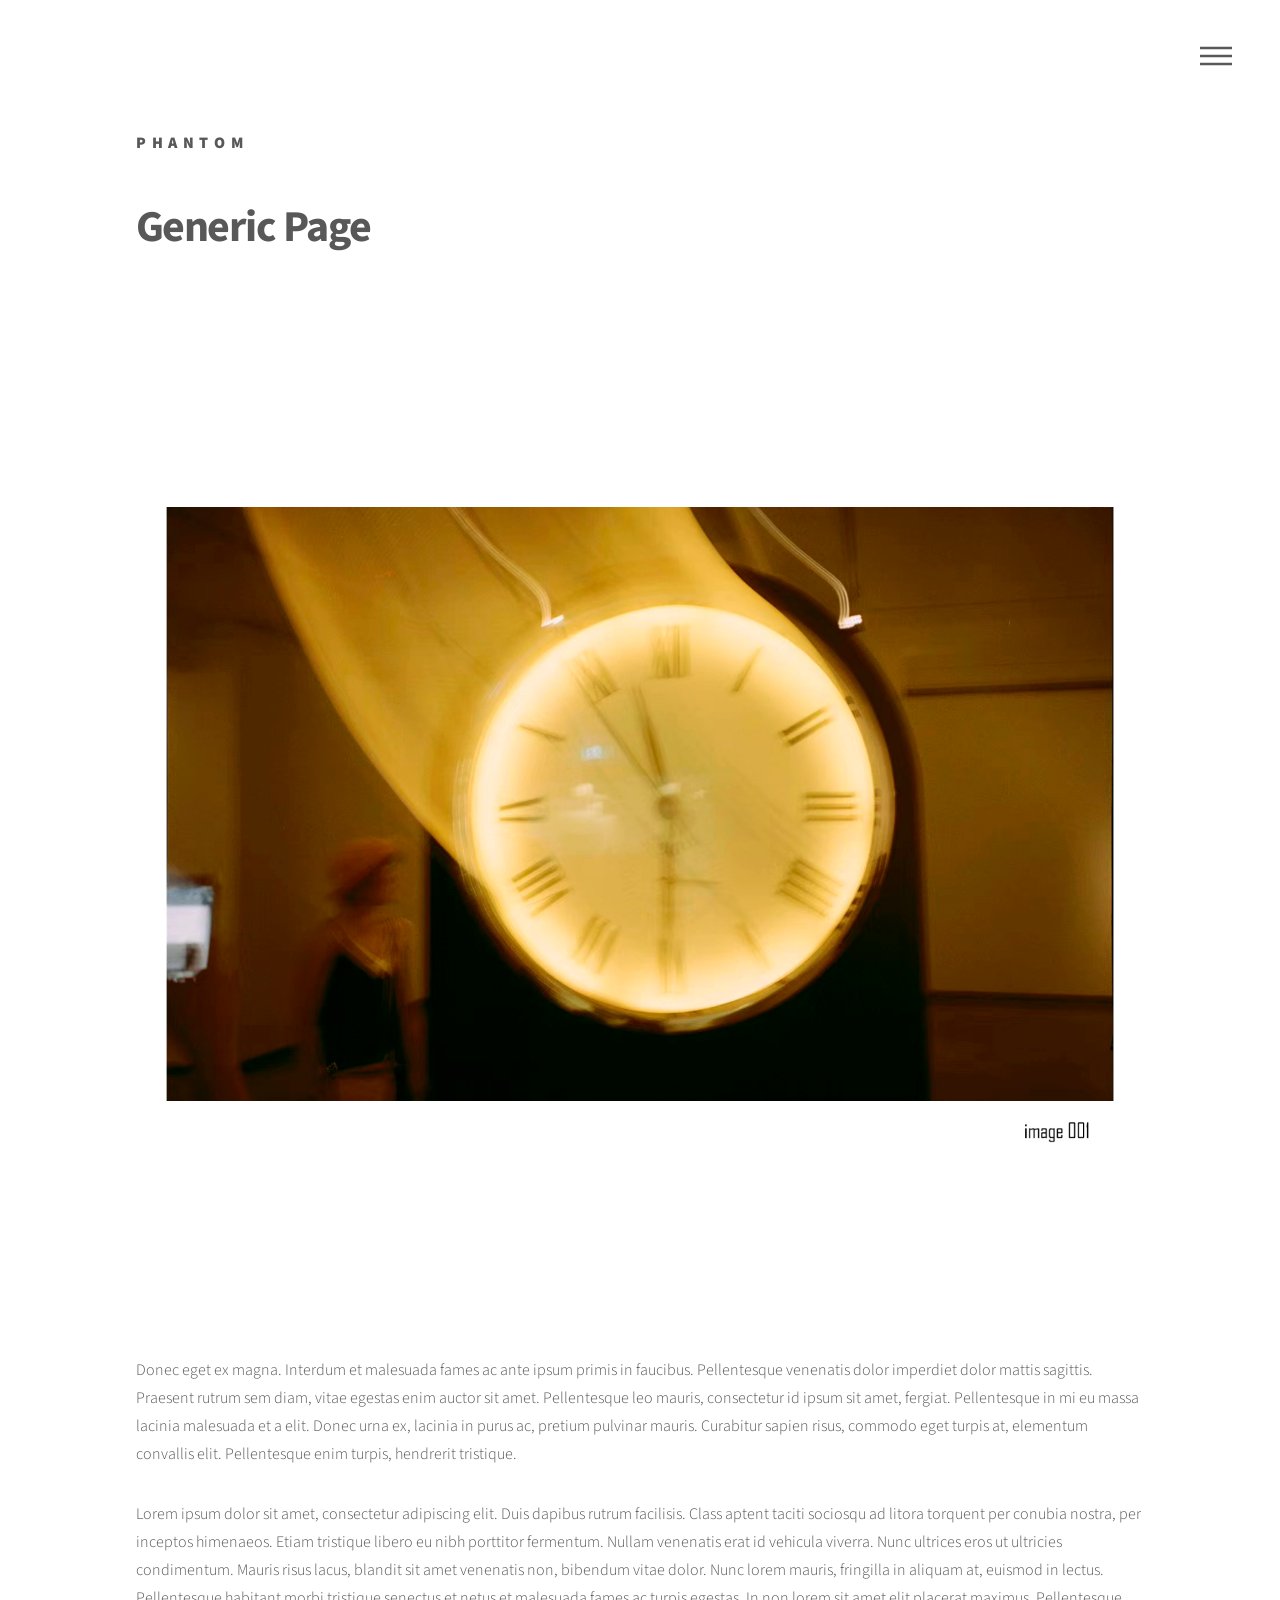
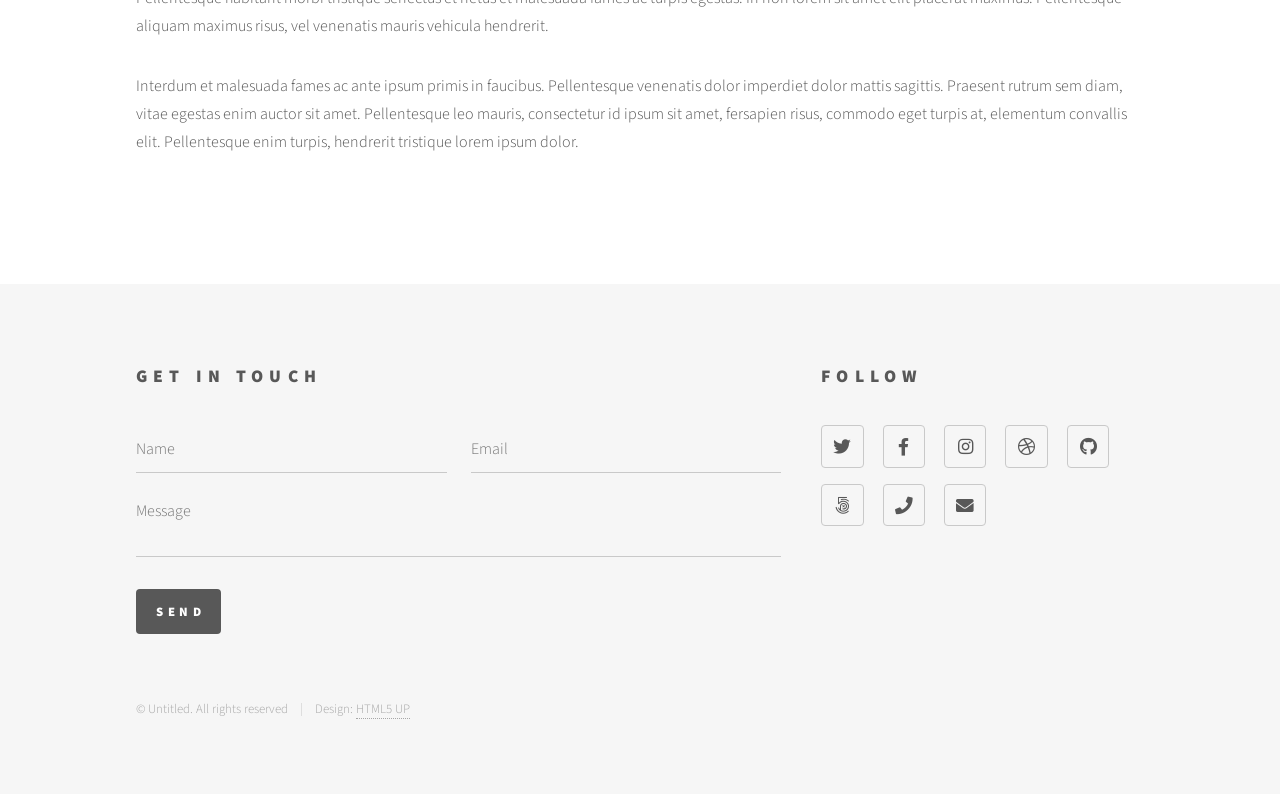
<file: portfolio.html>
<!DOCTYPE HTML>
<!--
	Phantom by HTML5 UP
	html5up.net | @ajlkn
	Free for personal and commercial use under the CCA 3.0 license (html5up.net/license)
-->
<html>
	<head>
		<title>Generic - Phantom by HTML5 UP</title>
		<meta charset="utf-8" />
		<meta name="viewport" content="width=device-width, initial-scale=1, user-scalable=no" />
		<link rel="stylesheet" href="assets/css/main.css" />
		<noscript><link rel="stylesheet" href="assets/css/noscript.css" /></noscript>
	</head>
	<body class="is-preload">
		<!-- Wrapper -->
			<div id="wrapper">

				<!-- Header -->
					<header id="header">
						<div class="inner">

							<!-- Logo -->
								<a href="index.html" class="logo">
									<span class="symbol"><img src="images/logo.svg" alt="" /></span><span class="title">Phantom</span>
								</a>

							<!-- Nav -->
								<nav>
									<ul>
										<li><a href="#menu">Menu</a></li>
									</ul>
								</nav>

						</div>
					</header>

				<!-- Menu -->
					<nav id="menu">
						<h2>Menu</h2>
						<ul>
							<li><a href="index.html">Home</a></li>
							<li><a href="generic.html">Ipsum veroeros</a></li>
							<li><a href="generic.html">Tempus etiam</a></li>
							<li><a href="generic.html">Consequat dolor</a></li>
							<li><a href="elements.html">Elements</a></li>
						</ul>
					</nav>

				<!-- Main -->
					<div id="main">
						<div class="inner">
							<h1>Generic Page</h1>
							<span class="image main"><img src="images/pic13.jpg" alt="" /></span>
							<p>Donec eget ex magna. Interdum et malesuada fames ac ante ipsum primis in faucibus. Pellentesque venenatis dolor imperdiet dolor mattis sagittis. Praesent rutrum sem diam, vitae egestas enim auctor sit amet. Pellentesque leo mauris, consectetur id ipsum sit amet, fergiat. Pellentesque in mi eu massa lacinia malesuada et a elit. Donec urna ex, lacinia in purus ac, pretium pulvinar mauris. Curabitur sapien risus, commodo eget turpis at, elementum convallis elit. Pellentesque enim turpis, hendrerit tristique.</p>
							<p>Lorem ipsum dolor sit amet, consectetur adipiscing elit. Duis dapibus rutrum facilisis. Class aptent taciti sociosqu ad litora torquent per conubia nostra, per inceptos himenaeos. Etiam tristique libero eu nibh porttitor fermentum. Nullam venenatis erat id vehicula viverra. Nunc ultrices eros ut ultricies condimentum. Mauris risus lacus, blandit sit amet venenatis non, bibendum vitae dolor. Nunc lorem mauris, fringilla in aliquam at, euismod in lectus. Pellentesque habitant morbi tristique senectus et netus et malesuada fames ac turpis egestas. In non lorem sit amet elit placerat maximus. Pellentesque aliquam maximus risus, vel venenatis mauris vehicula hendrerit.</p>
							<p>Interdum et malesuada fames ac ante ipsum primis in faucibus. Pellentesque venenatis dolor imperdiet dolor mattis sagittis. Praesent rutrum sem diam, vitae egestas enim auctor sit amet. Pellentesque leo mauris, consectetur id ipsum sit amet, fersapien risus, commodo eget turpis at, elementum convallis elit. Pellentesque enim turpis, hendrerit tristique lorem ipsum dolor.</p>
						</div>
					</div>

				<!-- Footer -->
					<footer id="footer">
						<div class="inner">
							<section>
								<h2>Get in touch</h2>
								<form method="post" action="#">
									<div class="fields">
										<div class="field half">
											<input type="text" name="name" id="name" placeholder="Name" />
										</div>
										<div class="field half">
											<input type="email" name="email" id="email" placeholder="Email" />
										</div>
										<div class="field">
											<textarea name="message" id="message" placeholder="Message"></textarea>
										</div>
									</div>
									<ul class="actions">
										<li><input type="submit" value="Send" class="primary" /></li>
									</ul>
								</form>
							</section>
							<section>
								<h2>Follow</h2>
								<ul class="icons">
									<li><a href="#" class="icon brands style2 fa-twitter"><span class="label">Twitter</span></a></li>
									<li><a href="#" class="icon brands style2 fa-facebook-f"><span class="label">Facebook</span></a></li>
									<li><a href="#" class="icon brands style2 fa-instagram"><span class="label">Instagram</span></a></li>
									<li><a href="#" class="icon brands style2 fa-dribbble"><span class="label">Dribbble</span></a></li>
									<li><a href="#" class="icon brands style2 fa-github"><span class="label">GitHub</span></a></li>
									<li><a href="#" class="icon brands style2 fa-500px"><span class="label">500px</span></a></li>
									<li><a href="#" class="icon solid style2 fa-phone"><span class="label">Phone</span></a></li>
									<li><a href="#" class="icon solid style2 fa-envelope"><span class="label">Email</span></a></li>
								</ul>
							</section>
							<ul class="copyright">
								<li>&copy; Untitled. All rights reserved</li><li>Design: <a href="http://html5up.net">HTML5 UP</a></li>
							</ul>
						</div>
					</footer>

			</div>

		<!-- Scripts -->
			<script src="assets/js/jquery.min.js"></script>
			<script src="assets/js/browser.min.js"></script>
			<script src="assets/js/breakpoints.min.js"></script>
			<script src="assets/js/util.js"></script>
			<script src="assets/js/main.js"></script>

	</body>
</html>
</file>
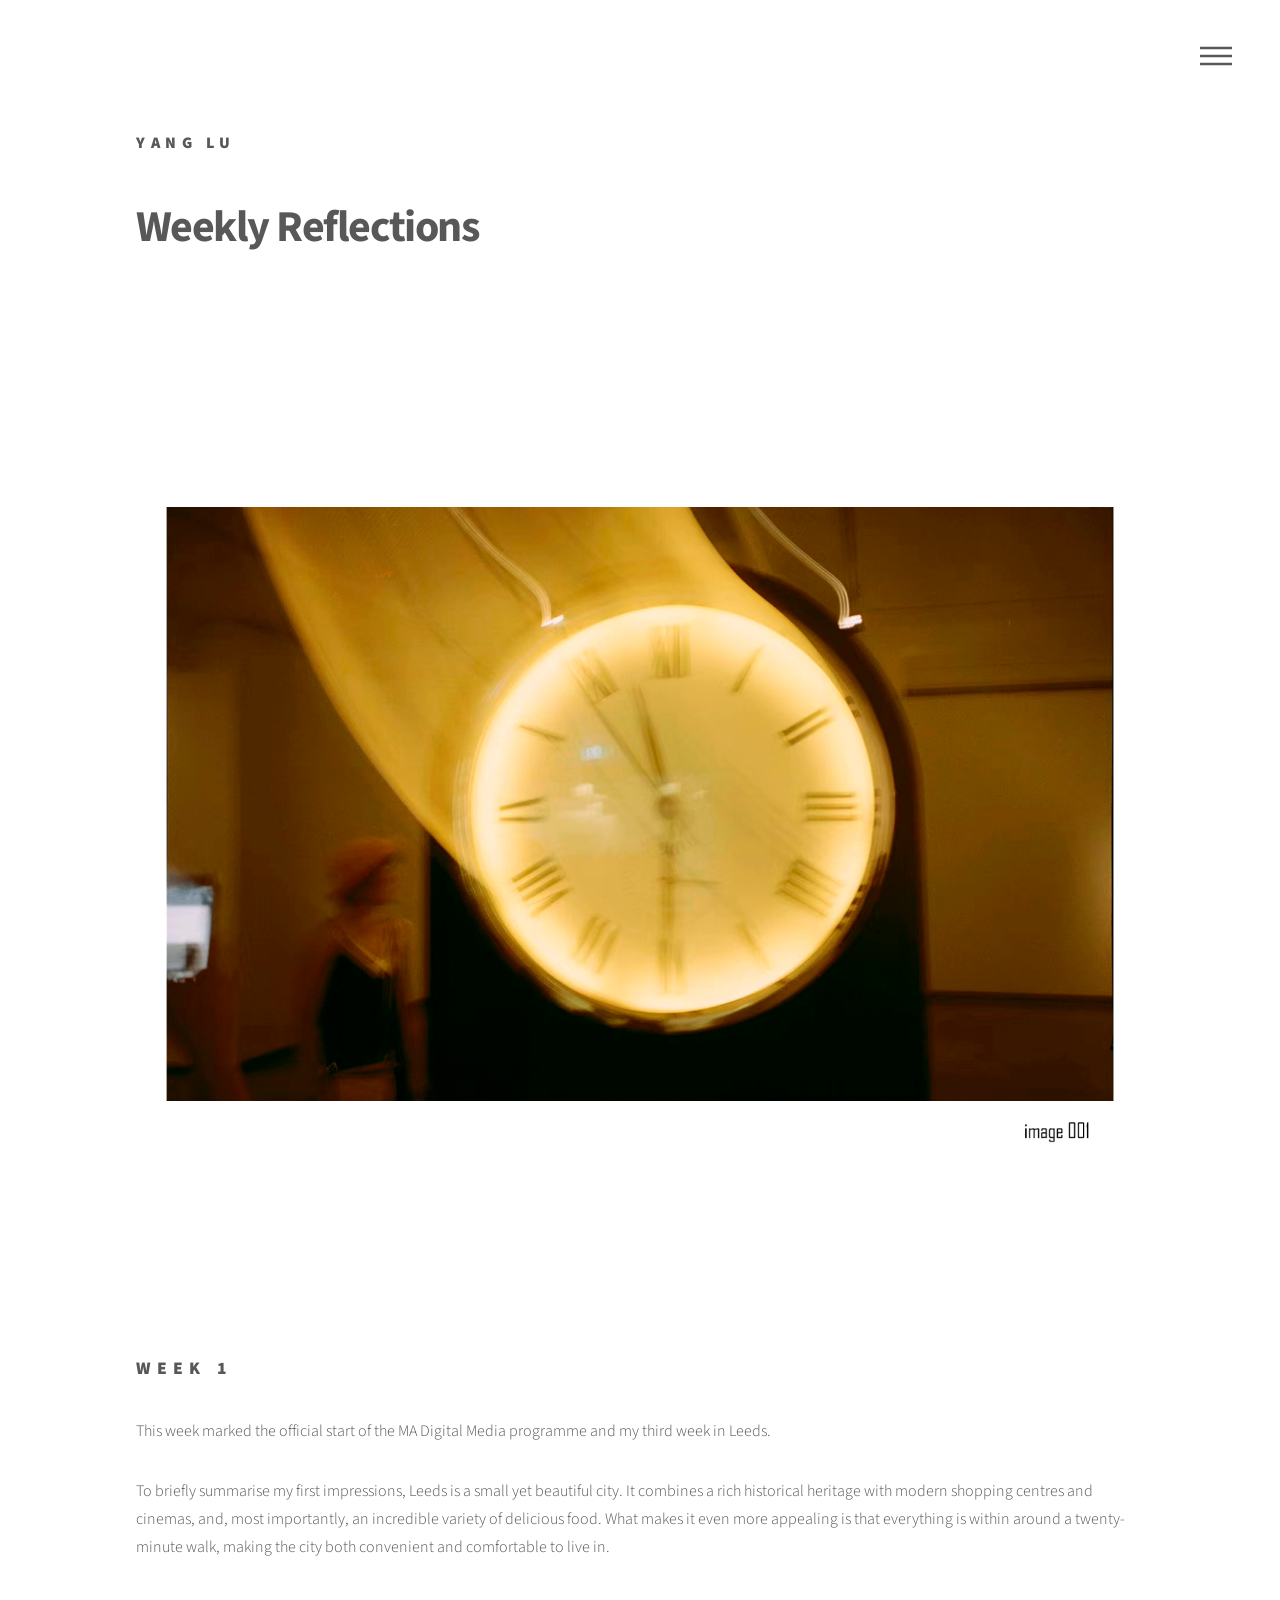
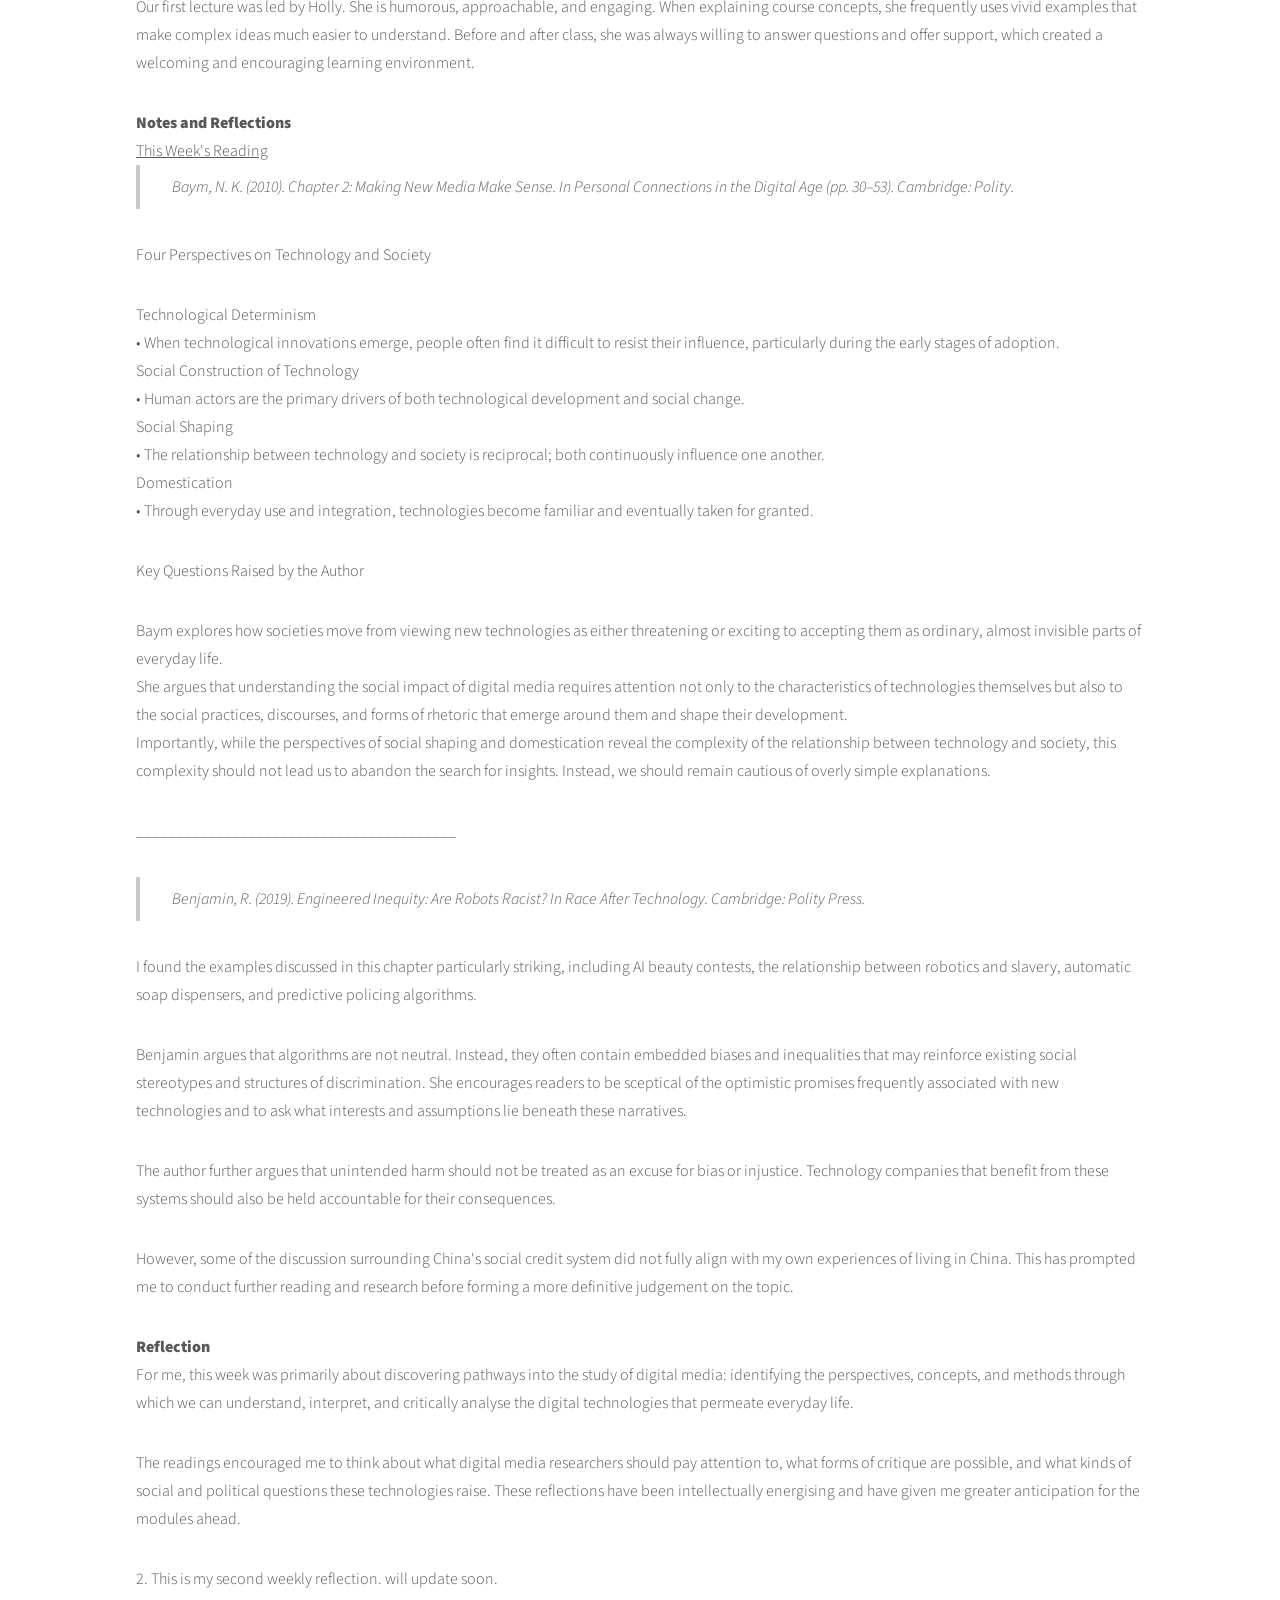
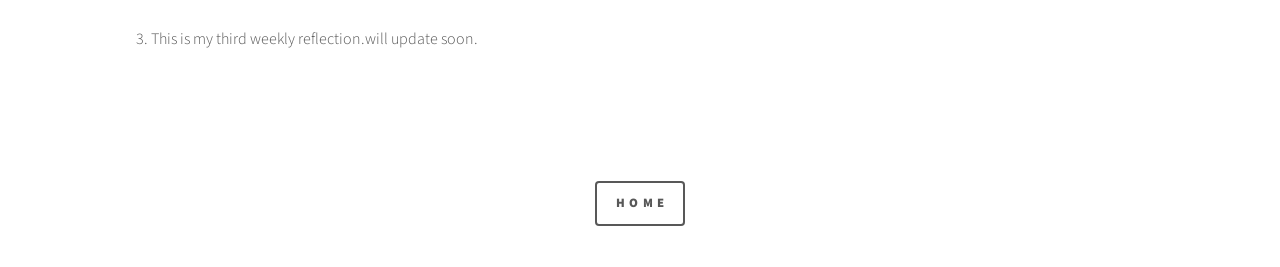
<file: week1.html>
<!DOCTYPE HTML>
<!--
	Phantom by HTML5 UP
	html5up.net | @ajlkn
	Free for personal and commercial use under the CCA 3.0 license (html5up.net/license)
-->
<html>
	<head>
		<title>Luke's Weekly Reflections</title>
		<meta charset="utf-8" />
		<meta name="viewport" content="width=device-width, initial-scale=1, user-scalable=no" />
		<link rel="stylesheet" href="assets/css/main.css" />
		<noscript><link rel="stylesheet" href="assets/css/noscript.css" /></noscript>
	</head>
	<body class="is-preload">
		<!-- Wrapper -->
			<div id="wrapper">

				<!-- Header -->
					<header id="header">
						<div class="inner">

							<!-- Logo -->
								<a href="index.html" class="logo">
									<span class="symbol"><img src="images/logo.svg" alt="" /></span><span class="title">YANG LU</span>
								</a>

							<!-- Nav -->
								<nav>
									<ul>
										<li><a href="#menu">Menu</a></li>
									</ul>
								</nav>

						</div>
					</header>

				<!-- Menu -->
					<nav id="menu">
						<h2>Menu</h2>
						<ul>
							<li><a href="index.html">Home</a></li>
							<li>
						<details>
    <summary>weekly reflections</summary>
    <ul>
      <li><a href="week1.html">Week 1</a></li>
      <li><a href="week2.html">Week 2</a></li>
      <li><a href="week3.html">Week 3</a></li>
      <li><a href="week4.html">Week 4</a></li>
      <li><a href="week5.html">Week 5</a></li>
      <li><a href="week6.html">Week 6</a></li>
      <li><a href="week7.html">Week 7</a></li>
      <li><a href="week8.html">Week 8</a></li>
    </ul>
  </details>
</li>
							<li><a href="works.html">works</a></li>
							<li><a href="contact.html">contact me</a></li>
							<li><a href="elements.html">Elements</a></li>
						</ul>
					</nav>

				<!-- Main -->
					<div id="main">
						<div class="inner">
							<h1>Weekly Reflections</h1>
							<span class="image main"><img src="images/pic13.jpg" alt="" /></span>
							<h2>WEEK 1</h2>
<p>This week marked the official start of the MA Digital Media programme and my third week in Leeds.</p>

<p>To briefly summarise my first impressions, Leeds is a small yet beautiful city. It combines a rich historical heritage with modern shopping centres and cinemas, and, most importantly, an incredible variety of delicious food. What makes it even more appealing is that everything is within around a twenty-minute walk, making the city both convenient and comfortable to live in.</p>

<p>Our first lecture was led by Holly. She is humorous, approachable, and engaging. When explaining course concepts, she frequently uses vivid examples that make complex ideas much easier to understand. Before and after class, she was always willing to answer questions and offer support, which created a welcoming and encouraging learning environment.</p>

<b>Notes and Reflections</b></br>
<u>This Week's Reading</u></br>
<blockquote>Baym, N. K. (2010). Chapter 2: Making New Media Make Sense. In Personal Connections in the Digital Age (pp. 30–53). Cambridge: Polity.</blockquote>
<p>Four Perspectives on Technology and Society</p>
<p>Technological Determinism</br>
•	When technological innovations emerge, people often find it difficult to resist their influence, particularly during the early stages of adoption.</br>
Social Construction of Technology</br>
•	Human actors are the primary drivers of both technological development and social change.</br>
Social Shaping</br>
•	The relationship between technology and society is reciprocal; both continuously influence one another.</br>
Domestication</br>
•	Through everyday use and integration, technologies become familiar and eventually taken for granted.</br>
</p>

<p>Key Questions Raised by the Author</p>

<p>Baym explores how societies move from viewing new technologies as either threatening or exciting to accepting them as ordinary, almost invisible parts of everyday life.</br>
She argues that understanding the social impact of digital media requires attention not only to the characteristics of technologies themselves but also to the social practices, discourses, and forms of rhetoric that emerge around them and shape their development.</br>
Importantly, while the perspectives of social shaping and domestication reveal the complexity of the relationship between technology and society, this complexity should not lead us to abandon the search for insights. Instead, we should remain cautious of overly simple explanations.
</p>
<p>________________________________________</p>
<blockquote>Benjamin, R. (2019). Engineered Inequity: Are Robots Racist? In Race After Technology. Cambridge: Polity Press.

</blockquote>
<p>I found the examples discussed in this chapter particularly striking, including AI beauty contests, the relationship between robotics and slavery, automatic soap dispensers, and predictive policing algorithms.

</p>
<p>Benjamin argues that algorithms are not neutral. Instead, they often contain embedded biases and inequalities that may reinforce existing social stereotypes and structures of discrimination. She encourages readers to be sceptical of the optimistic promises frequently associated with new technologies and to ask what interests and assumptions lie beneath these narratives.

</p>
<p>
The author further argues that unintended harm should not be treated as an excuse for bias or injustice. Technology companies that benefit from these systems should also be held accountable for their consequences.	
</p>
<p>However, some of the discussion surrounding China's social credit system did not fully align with my own experiences of living in China. This has prompted me to conduct further reading and research before forming a more definitive judgement on the topic.

</p>
<b>Reflection</b>
<p>For me, this week was primarily about discovering pathways into the study of digital media: identifying the perspectives, concepts, and methods through which we can understand, interpret, and critically analyse the digital technologies that permeate everyday life.

</p>
<p>The readings encouraged me to think about what digital media researchers should pay attention to, what forms of critique are possible, and what kinds of social and political questions these technologies raise. These reflections have been intellectually energising and have given me greater anticipation for the modules ahead.

</p>


							<p>2. This is my second weekly reflection. will update soon.</p>
							<p>3. This is my third weekly reflection.will update soon.</p>
						</div>
					</div>

					<section>
							
<ul class="actions home-button">
  <li><a href="index.html" class="button">Home</a></li>
</ul>

				<!-- Footer -->
				
		<!-- Scripts -->
			<script src="assets/js/jquery.min.js"></script>
			<script src="assets/js/browser.min.js"></script>
			<script src="assets/js/breakpoints.min.js"></script>
			<script src="assets/js/util.js"></script>
			<script src="assets/js/main.js"></script>

	</body>
</html>
</file>
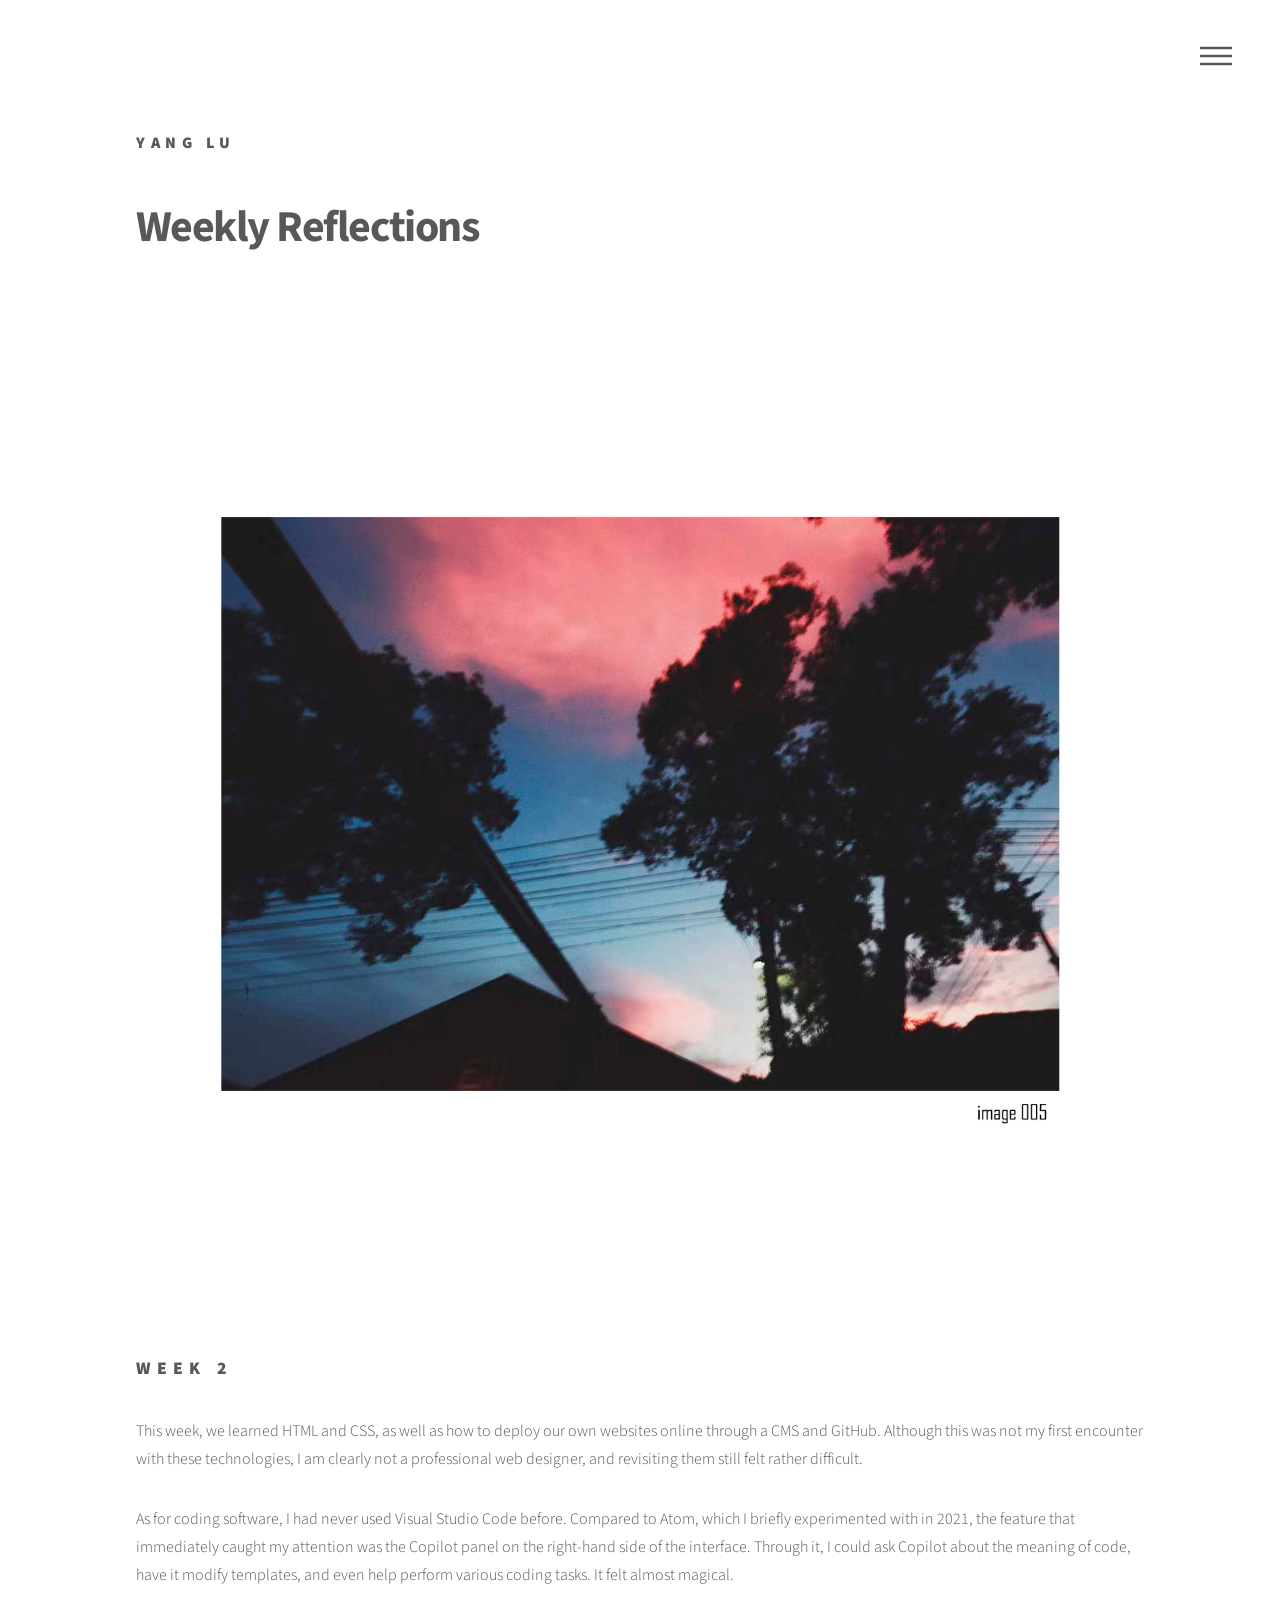
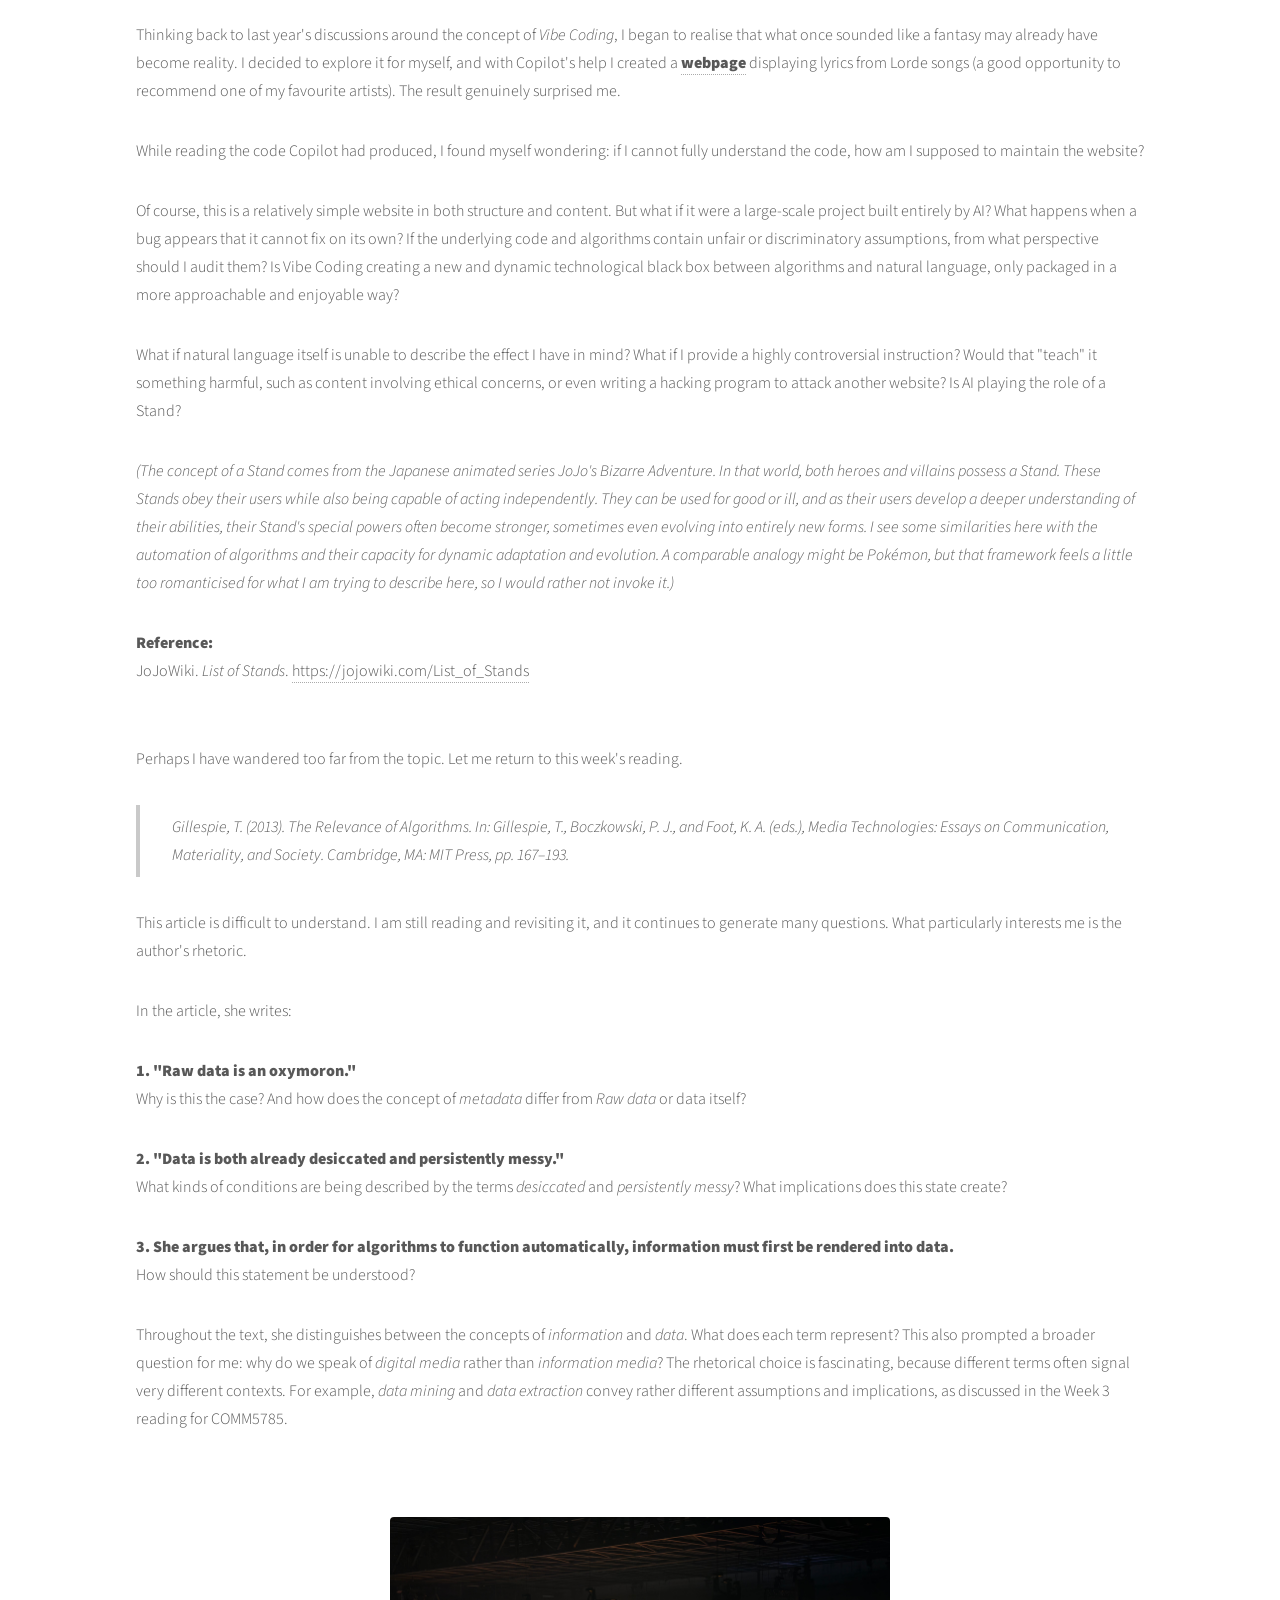
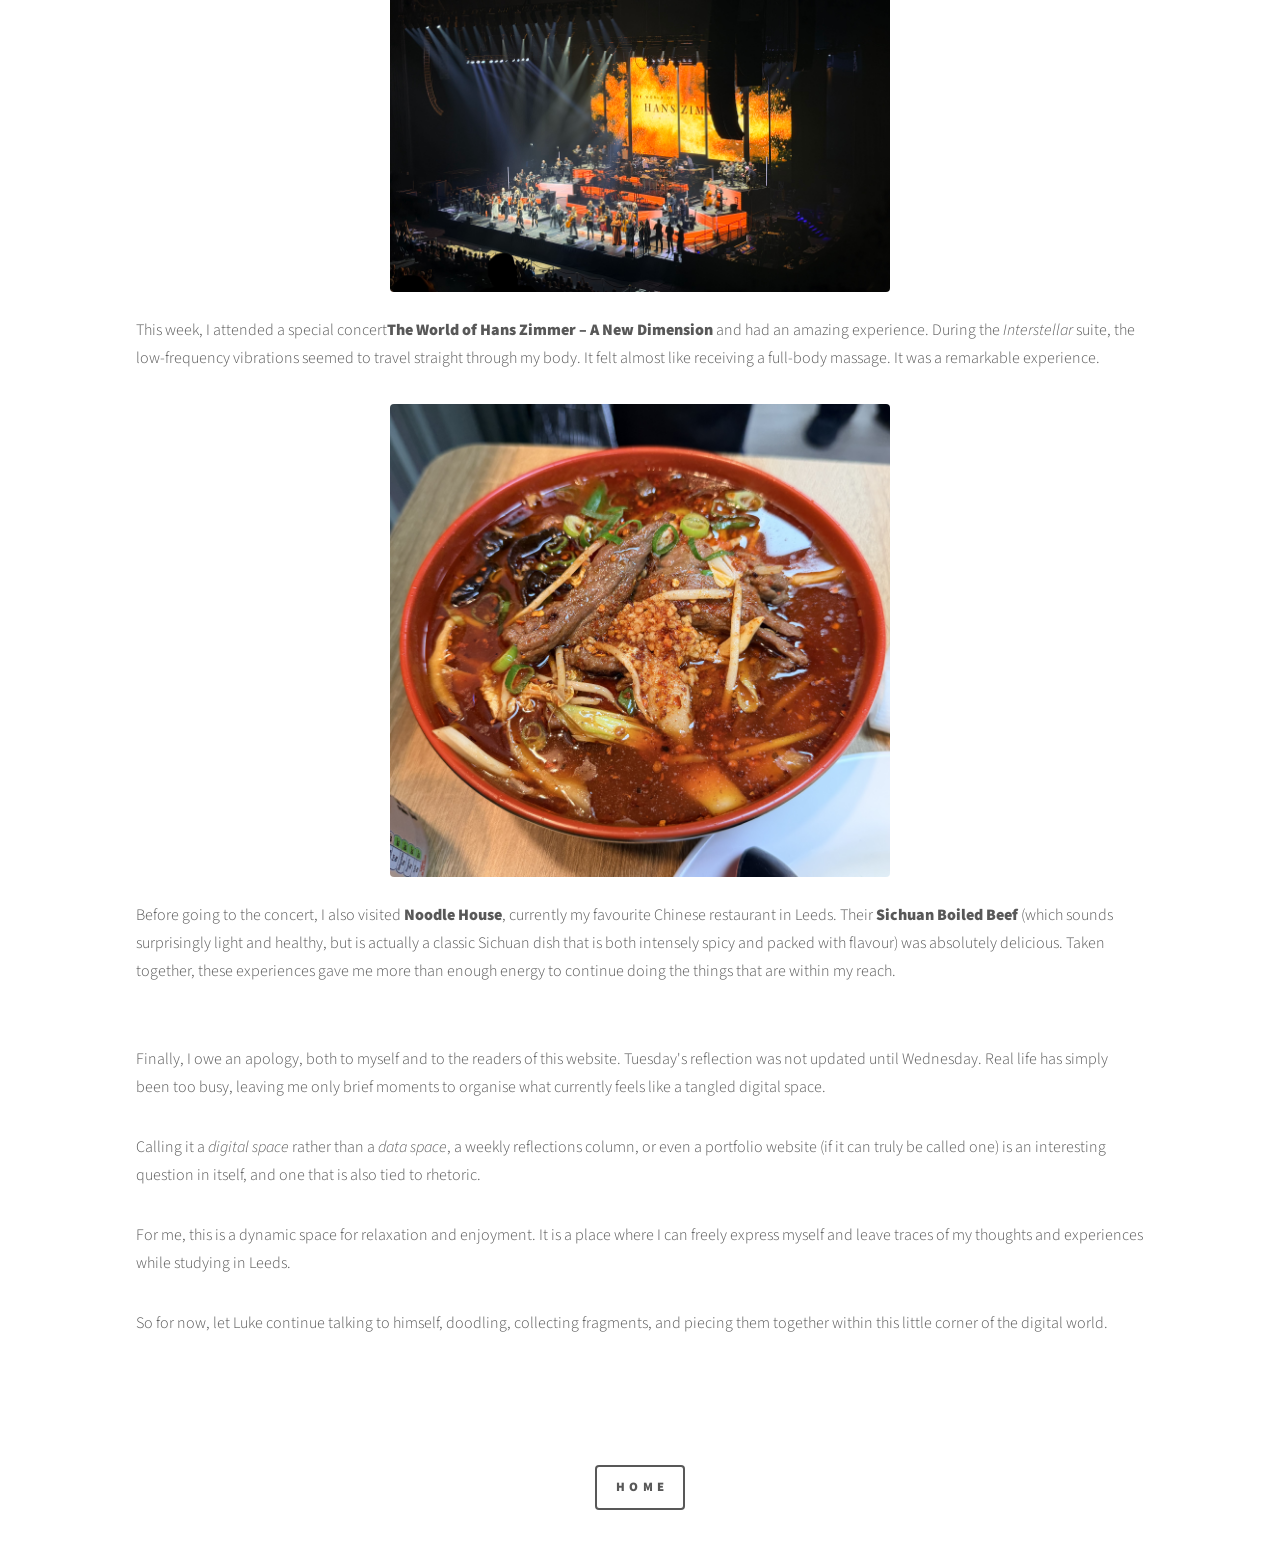
<file: week2.html>
<!DOCTYPE HTML>
<!--
	Phantom by HTML5 UP
	html5up.net | @ajlkn
	Free for personal and commercial use under the CCA 3.0 license (html5up.net/license)
-->
<html>
	<head>
		<title>Luke's Weekly Reflections</title>
		<meta charset="utf-8" />
		<meta name="viewport" content="width=device-width, initial-scale=1, user-scalable=no" />
		<link rel="stylesheet" href="assets/css/main.css" />
		<noscript><link rel="stylesheet" href="assets/css/noscript.css" /></noscript>
	</head>
	<body class="is-preload">
		<!-- Wrapper -->
			<div id="wrapper">

				<!-- Header -->
					<header id="header">
						<div class="inner">

							<!-- Logo -->
								<a href="index.html" class="logo">
									<span class="symbol"><img src="images/logo.svg" alt="" /></span><span class="title">YANG LU</span>
								</a>

							<!-- Nav -->
								<nav>
									<ul>
										<li><a href="#menu">Menu</a></li>
									</ul>
								</nav>

						</div>
					</header>

				<!-- Menu -->
					<nav id="menu">
						<h2>Menu</h2>
						<ul>
							<li><a href="index.html">Home</a></li>
					<li>
						<details>
    <summary>weekly reflections</summary>
    <ul>
      <li><a href="week1.html">Week 1</a></li>
      <li><a href="week2.html">Week 2</a></li>
      <li><a href="week3.html">Week 3</a></li>
      <li><a href="week4.html">Week 4</a></li>
      <li><a href="week5.html">Week 5</a></li>
      <li><a href="week6.html">Week 6</a></li>
      <li><a href="week7.html">Week 7</a></li>
      <li><a href="week8.html">Week 8</a></li>
    </ul>
  </details>
</li>
							<li><a href="works.html">works</a></li>
							<li><a href="contact.html">contact me</a></li>
						</ul>
					</nav>

				<!-- Main -->
					<div id="main">
						<div class="inner">
							<h1>Weekly Reflections</h1>
							<span class="image main"><img src="images/image 005.jpg" alt="" /></span>
							<h2>Week 2</h2>
<p>
This week, we learned HTML and CSS, as well as how to deploy our own websites online through a CMS and GitHub. Although this was not my first encounter with these technologies, I am clearly not a professional web designer, and revisiting them still felt rather difficult.
</p>

<p>
As for coding software, I had never used Visual Studio Code before. Compared to Atom, which I briefly experimented with in 2021, the feature that immediately caught my attention was the Copilot panel on the right-hand side of the interface. Through it, I could ask Copilot about the meaning of code, have it modify templates, and even help perform various coding tasks. It felt almost magical.
</p>

<p>
Thinking back to last year's discussions around the concept of <em>Vibe Coding</em>, I began to realise that what once sounded like a fantasy may already have become reality. I decided to explore it for myself, and with Copilot's help I created a <a href="https://luke19971110.github.io/Lorde-test/" target="_blank" rel="noopener noreferrer"><strong>webpage</strong></a>  displaying lyrics from Lorde songs (a good opportunity to recommend one of my favourite artists). The result genuinely surprised me.
</p>


<p>
While reading the code Copilot had produced, I found myself wondering: if I cannot fully understand the code, how am I supposed to maintain the website?
</p>

<p>
Of course, this is a relatively simple website in both structure and content. But what if it were a large-scale project built entirely by AI? What happens when a bug appears that it cannot fix on its own? If the underlying code and algorithms contain unfair or discriminatory assumptions, from what perspective should I audit them? Is Vibe Coding creating a new and dynamic technological black box between algorithms and natural language, only packaged in a more approachable and enjoyable way?
</p>

<p>
What if natural language itself is unable to describe the effect I have in mind? What if I provide a highly controversial instruction? Would that "teach" it something harmful, such as content involving ethical concerns, or even writing a hacking program to attack another website? Is AI playing the role of a Stand?
</p>

<p>
<em>
(The concept of a Stand comes from the Japanese animated series JoJo's Bizarre Adventure. In that world, both heroes and villains possess a Stand. These Stands obey their users while also being capable of acting independently. They can be used for good or ill, and as their users develop a deeper understanding of their abilities, their Stand's special powers often become stronger, sometimes even evolving into entirely new forms. I see some similarities here with the automation of algorithms and their capacity for dynamic adaptation and evolution. A comparable analogy might be Pokémon, but that framework feels a little too romanticised for what I am trying to describe here, so I would rather not invoke it.)
</em>
</p>
<p>
<strong>Reference:</strong><br>
JoJoWiki. <em>List of Stands</em>.
<a href="https://jojowiki.com/List_of_Stands" target="_blank" rel="noopener noreferrer">
https://jojowiki.com/List_of_Stands
</a>
</p>
<br>

<p>
Perhaps I have wandered too far from the topic. Let me return to this week's reading.
</p>

<p>
<blockquote>Gillespie, T. (2013). The Relevance of Algorithms. In: Gillespie, T., Boczkowski, P. J., and Foot, K. A. (eds.), Media Technologies: Essays on Communication, Materiality, and Society. Cambridge, MA: MIT Press, pp. 167–193.</blockquote>
</p>

<p>
This article is difficult to understand. I am still reading and revisiting it, and it continues to generate many questions. What particularly interests me is the author's rhetoric.
</p>

<p>
In the article, she writes:
</p>

<p>
<strong>1. "Raw data is an oxymoron."</strong><br>
Why is this the case? And how does the concept of <em>metadata</em> differ from <em>Raw data</em> or data itself?
</p>

<p>
<strong>2. "Data is both already desiccated and persistently messy."</strong><br>
What kinds of conditions are being described by the terms <em>desiccated</em> and <em>persistently messy</em>? What implications does this state create?
</p>

<p>
<strong>3. She argues that, in order for algorithms to function automatically, information must first be rendered into data.</strong><br>
How should this statement be understood?
</p>

<p>
Throughout the text, she distinguishes between the concepts of <em>information</em> and <em>data</em>. What does each term represent? This also prompted a broader question for me: why do we speak of <em>digital media</em> rather than <em>information media</em>? The rhetorical choice is fascinating, because different terms often signal very different contexts. For example, <em>data mining</em> and <em>data extraction</em> convey rather different assumptions and implications, as discussed in the Week 3 reading for COMM5785.
</p>

<br>
<img
  class="reflection-photo"
  src="images/The World of Hans Zimmer – A New Dimension.jpg"
  alt="The World of Hans Zimmer – A New Dimension"
/>
<p>
This week, I attended a special concert<strong>The World of Hans Zimmer – A New Dimension</strong> and had an amazing experience. During the <em>Interstellar</em> suite, the low-frequency vibrations seemed to travel straight through my body. It felt almost like receiving a full-body massage. It was a remarkable experience.
</p>
<img
  class="reflection-photo"
  src="images/Sichuan Boiled Beef.png"
  alt="Sichuan Boiled Beef"
/>
<p>
Before going to the concert, I also visited <strong>Noodle House</strong>, currently my favourite Chinese restaurant in Leeds. Their <strong>Sichuan Boiled Beef</strong> (which sounds surprisingly light and healthy, but is actually a classic Sichuan dish that is both intensely spicy and packed with flavour) was absolutely delicious. Taken together, these experiences gave me more than enough energy to continue doing the things that are within my reach.
</p>

<br>

<p>
Finally, I owe an apology, both to myself and to the readers of this website. Tuesday's reflection was not updated until Wednesday. Real life has simply been too busy, leaving me only brief moments to organise what currently feels like a tangled digital space.
</p>

<p>
Calling it a <em>digital space</em> rather than a <em>data space</em>, a weekly reflections column, or even a portfolio website (if it can truly be called one) is an interesting question in itself, and one that is also tied to rhetoric.
</p>

<p>
For me, this is a dynamic space for relaxation and enjoyment. It is a place where I can freely express myself and leave traces of my thoughts and experiences while studying in Leeds.
</p>

<p>
So for now, let Luke continue talking to himself, doodling, collecting fragments, and piecing them together within this little corner of the digital world.
</p>
						</div>
					</div>

					<section>
							
<ul class="actions home-button">
  <li><a href="index.html" class="button">Home</a></li>
</ul>

				<!-- Footer -->
				
		<!-- Scripts -->
			<script src="assets/js/jquery.min.js"></script>
			<script src="assets/js/browser.min.js"></script>
			<script src="assets/js/breakpoints.min.js"></script>
			<script src="assets/js/util.js"></script>
			<script src="assets/js/main.js"></script>

	</body>
</html>
</file>
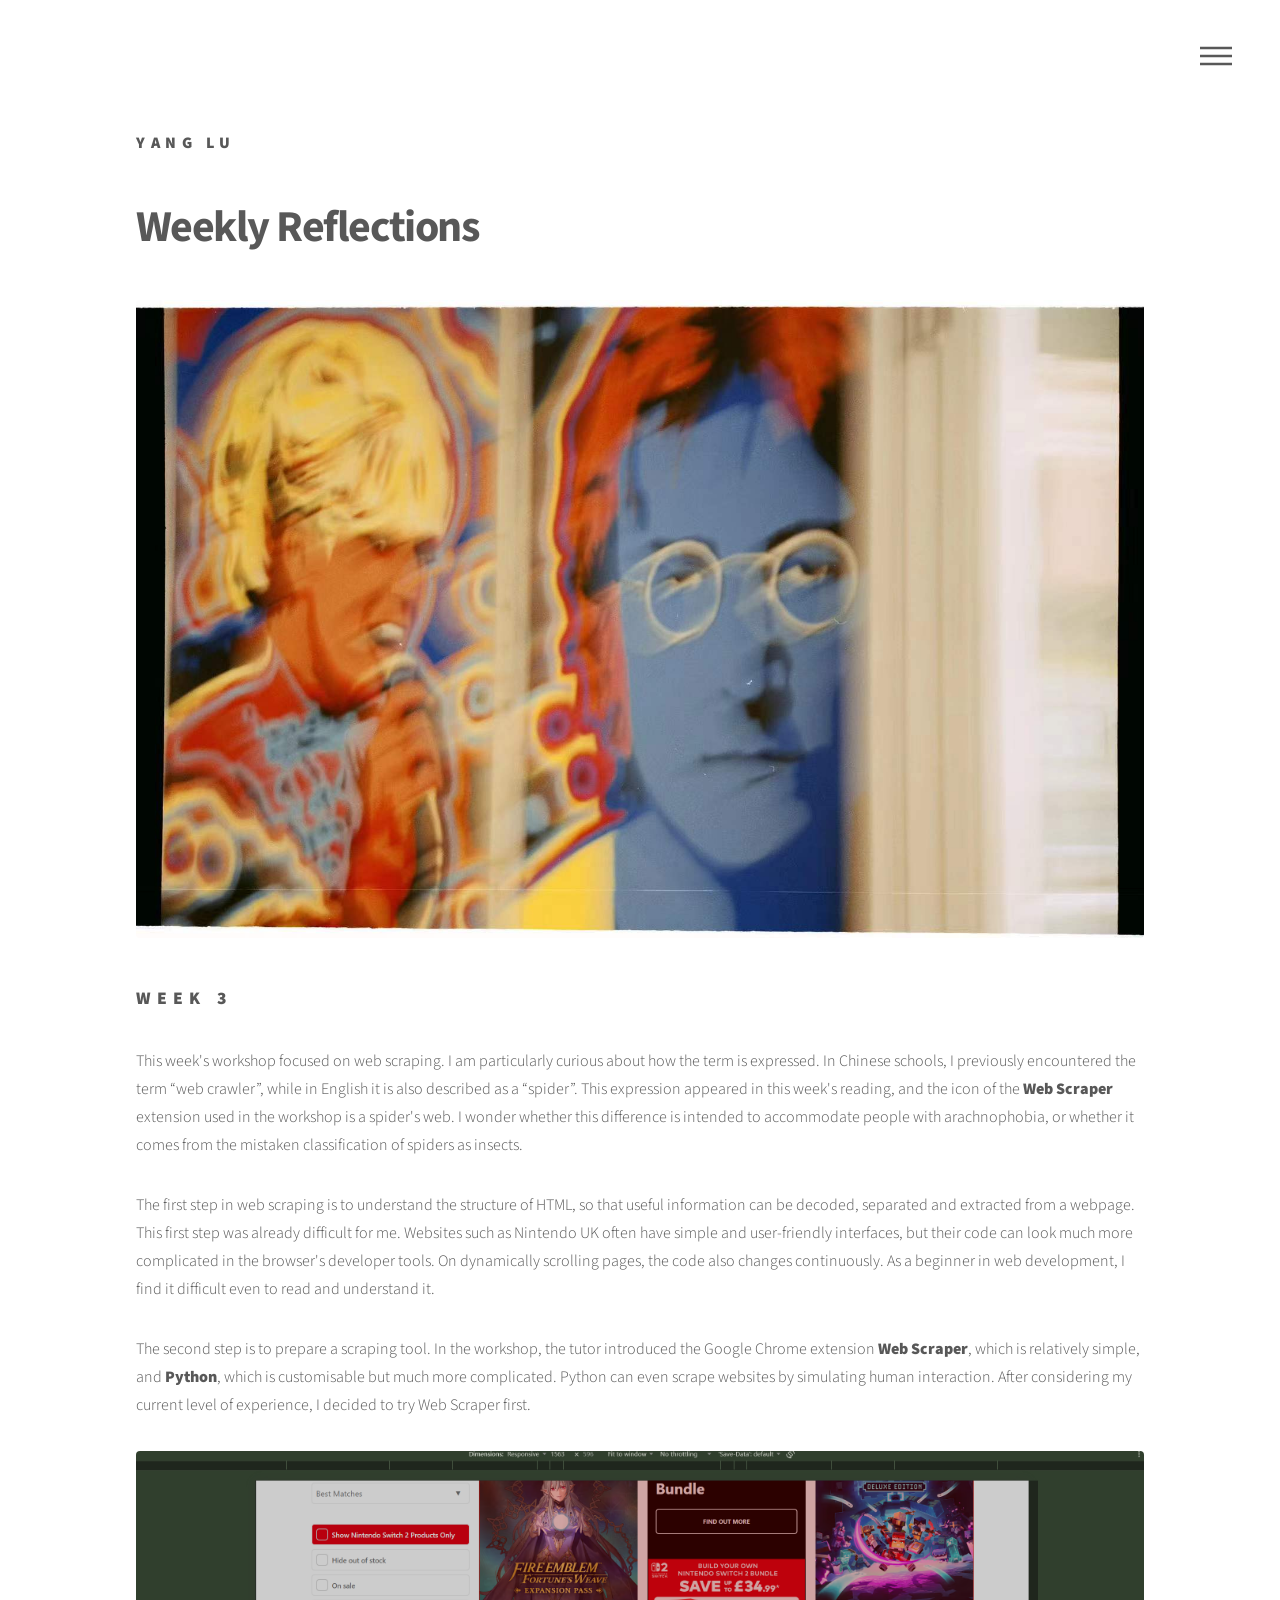
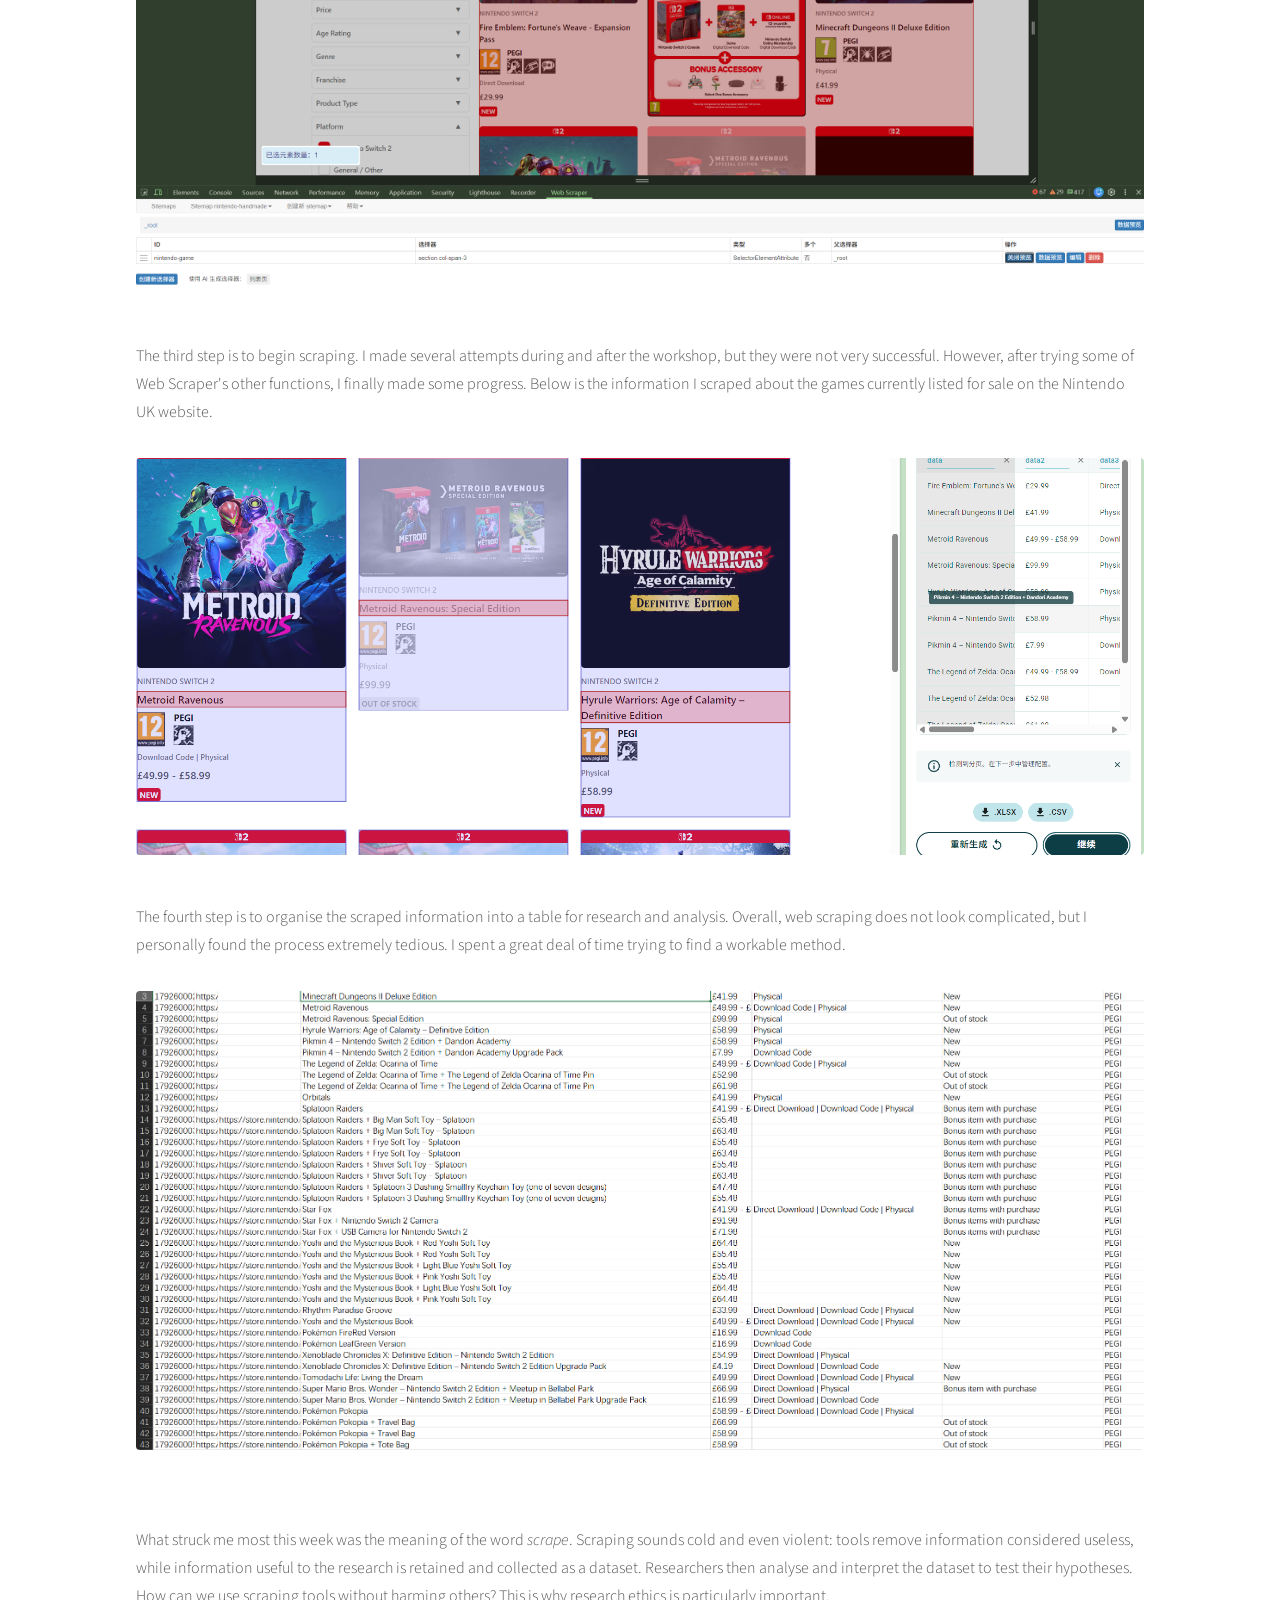
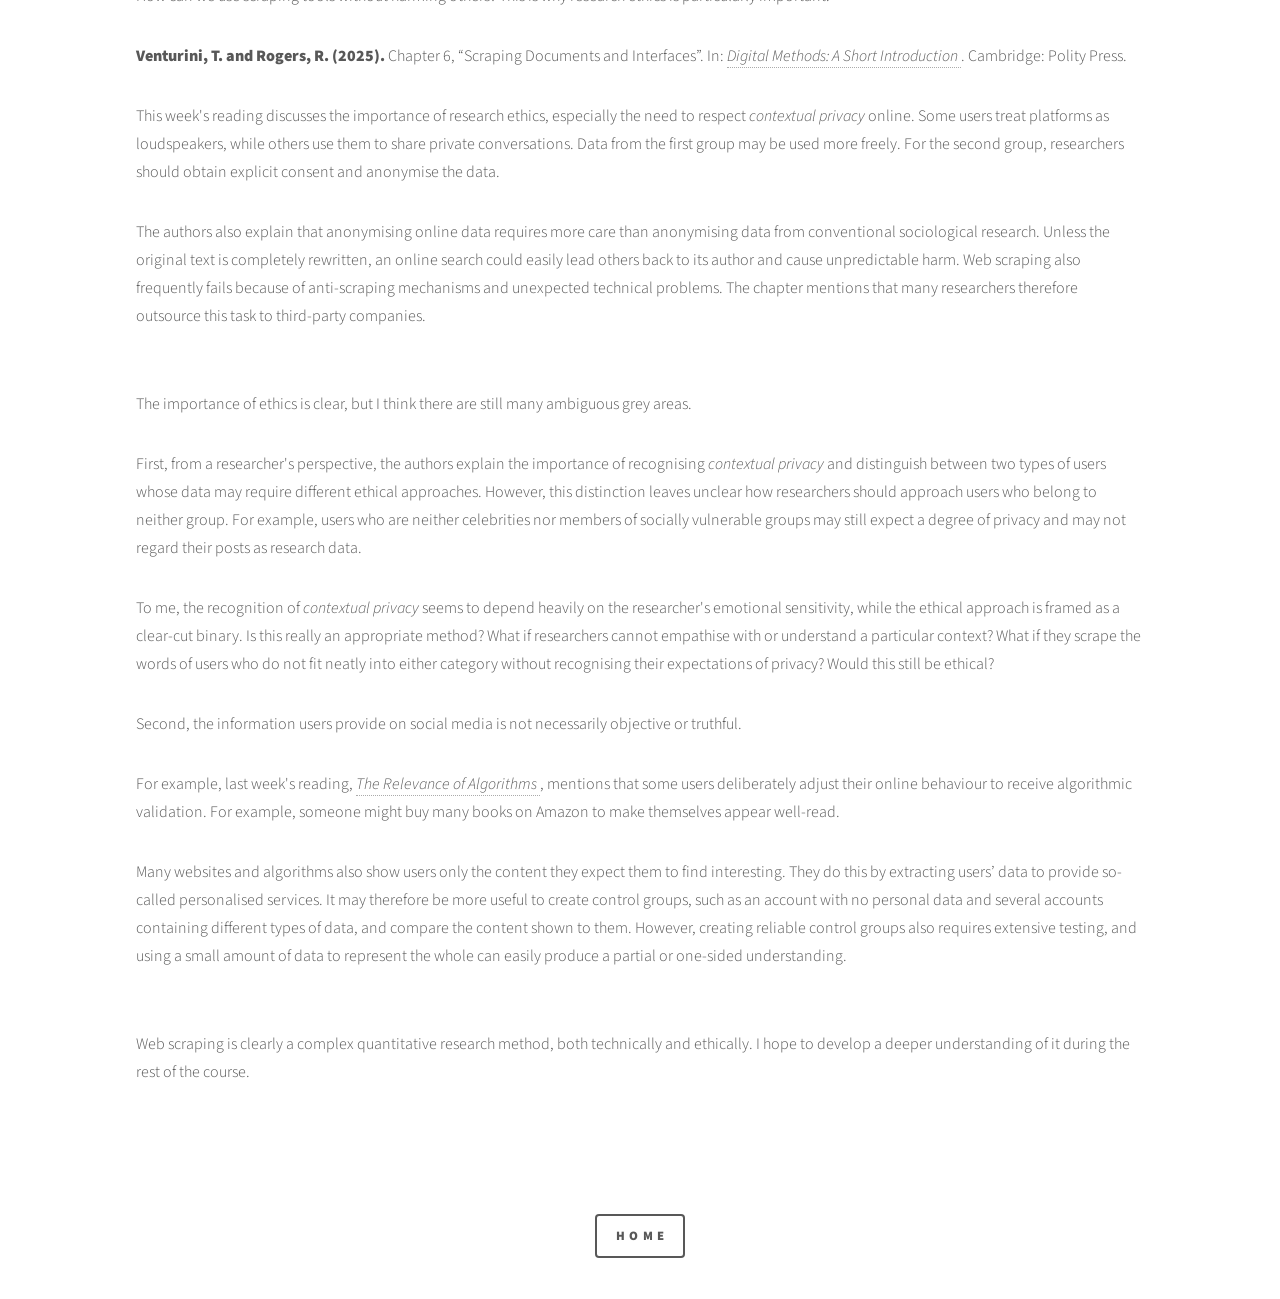
<file: week3.html>
<!DOCTYPE HTML>
<!--
	Phantom by HTML5 UP
	html5up.net | @ajlkn
	Free for personal and commercial use under the CCA 3.0 license (html5up.net/license)
-->
<html>
	<head>
		<title>Luke's Weekly Reflections</title>
		<meta charset="utf-8" />
		<meta name="viewport" content="width=device-width, initial-scale=1, user-scalable=no" />
		<link rel="stylesheet" href="assets/css/main.css" />
		<noscript><link rel="stylesheet" href="assets/css/noscript.css" /></noscript>
	</head>
	<body class="is-preload">
		<!-- Wrapper -->
			<div id="wrapper">

				<!-- Header -->
					<header id="header">
						<div class="inner">

							<!-- Logo -->
								<a href="index.html" class="logo">
									<span class="symbol"><img src="images/logo.svg" alt="" /></span><span class="title">YANG LU</span>
								</a>

							<!-- Nav -->
								<nav>
									<ul>
										<li><a href="#menu">Menu</a></li>
									</ul>
								</nav>

						</div>
					</header>

				<!-- Menu -->
					<nav id="menu">
						<h2>Menu</h2>
						<ul>
							<li><a href="index.html">Home</a></li>
					<li>
						<details>
    <summary>weekly reflections</summary>
    <ul>
      <li><a href="week1.html">Week 1</a></li>
      <li><a href="week2.html">Week 2</a></li>
      <li><a href="week3.html">Week 3</a></li>
      <li><a href="week4.html">Week 4</a></li>
      <li><a href="week5.html">Week 5</a></li>
      <li><a href="week6.html">Week 6</a></li>
      <li><a href="week7.html">Week 7</a></li>
      <li><a href="week8.html">Week 8</a></li>
    </ul>
  </details>
</li>
							<li><a href="works.html">works</a></li>
							<li><a href="contact.html">contact me</a></li>
						</ul>
					</nav>

				<!-- Main -->
					<div id="main">
						<div class="inner">
							<h1>Weekly Reflections</h1>
							<span class="image main"><img src="images/lienong.jpg" alt="" /></span>
							<h2>Week 3</h2>

<p>
This week's workshop focused on web scraping. I am particularly curious about how the term is expressed. In Chinese schools, I previously encountered the term “web crawler”, while in English it is also described as a “spider”. This expression appeared in this week's reading, and the icon of the <strong>Web Scraper</strong> extension used in the workshop is a spider's web. I wonder whether this difference is intended to accommodate people with arachnophobia, or whether it comes from the mistaken classification of spiders as insects.
</p>

<p>
The first step in web scraping is to understand the structure of HTML, so that useful information can be decoded, separated and extracted from a webpage. This first step was already difficult for me. Websites such as Nintendo UK often have simple and user-friendly interfaces, but their code can look much more complicated in the browser's developer tools. On dynamically scrolling pages, the code also changes continuously. As a beginner in web development, I find it difficult even to read and understand it.
</p>

<p>
The second step is to prepare a scraping tool. In the workshop, the tutor introduced the Google Chrome extension <strong>Web Scraper</strong>, which is relatively simple, and <strong>Python</strong>, which is customisable but much more complicated. Python can even scrape websites by simulating human interaction. After considering my current level of experience, I decided to try Web Scraper first.
</p>

<span class="image main"><img src="images/scraper4.png" alt="Nintendo UK games and the Web Scraper extension showing scraping results" /></span>

<p>
The third step is to begin scraping. I made several attempts during and after the workshop, but they were not very successful. However, after trying some of Web Scraper's other functions, I finally made some progress. Below is the information I scraped about the games currently listed for sale on the Nintendo UK website.
</p>

<span class="image main"><img src="images/scraper7.png" alt="Scraped Nintendo UK game listings organised in a data table" /></span>



<p>
The fourth step is to organise the scraped information into a table for research and analysis. Overall, web scraping does not look complicated, but I personally found the process extremely tedious. I spent a great deal of time trying to find a workable method.
</p>
<span class="image main"><img src="images/Nintendo scraping result.png" alt="Nintendo UK game listings scraped into a spreadsheet" /></span>

<br>

<p>
What struck me most this week was the meaning of the word <em>scrape</em>. Scraping sounds cold and even violent: tools remove information considered useless, while information useful to the research is retained and collected as a dataset. Researchers then analyse and interpret the dataset to test their hypotheses. How can we use scraping tools without harming others? This is why research ethics is particularly important.
</p>

<p>
<strong>Venturini, T. and Rogers, R. (2025).</strong> Chapter 6, “Scraping Documents and Interfaces”. In:
<a href="https://leeds.primo.exlibrisgroup.com/permalink/44LEE_INST/1eualh9/alma991021176621105181" target="_blank" rel="noopener noreferrer">
<em>Digital Methods: A Short Introduction</em>
</a>. Cambridge: Polity Press.
</p>

<p>
This week's reading discusses the importance of research ethics, especially the need to respect <em>contextual privacy</em> online. Some users treat platforms as loudspeakers, while others use them to share private conversations. Data from the first group may be used more freely. For the second group, researchers should obtain explicit consent and anonymise the data.
</p>

<p>
The authors also explain that anonymising online data requires more care than anonymising data from conventional sociological research. Unless the original text is completely rewritten, an online search could easily lead others back to its author and cause unpredictable harm. Web scraping also frequently fails because of anti-scraping mechanisms and unexpected technical problems. The chapter mentions that many researchers therefore outsource this task to third-party companies.
</p>

<br>

<p>
The importance of ethics is clear, but I think there are still many ambiguous grey areas.
</p>

<p>
First, from a researcher's perspective, the authors explain the importance of recognising <em>contextual privacy</em> and distinguish between two types of users whose data may require different ethical approaches. However, this distinction leaves unclear how researchers should approach users who belong to neither group. For example, users who are neither celebrities nor members of socially vulnerable groups may still expect a degree of privacy and may not regard their posts as research data.
</p>

<p>
To me, the recognition of <em>contextual privacy</em> seems to depend heavily on the researcher's emotional sensitivity, while the ethical approach is framed as a clear-cut binary. Is this really an appropriate method? What if researchers cannot empathise with or understand a particular context? What if they scrape the words of users who do not fit neatly into either category without recognising their expectations of privacy? Would this still be ethical?
</p>

<p>
Second, the information users provide on social media is not necessarily objective or truthful.
</p>

<p>
For example, last week's reading,
<a href="https://leeds.primo.exlibrisgroup.com/permalink/44LEE_INST/iocp7h/cdi_oup_upso_upso_9780262525374_chapter_9" target="_blank" rel="noopener noreferrer">
<em>The Relevance of Algorithms</em>
</a>,
mentions that some users deliberately adjust their online behaviour to receive algorithmic validation. For example, someone might buy many books on Amazon to make themselves appear well-read.
</p>

<p>
Many websites and algorithms also show users only the content they expect them to find interesting. They do this by extracting users’ data to provide so-called personalised services. It may therefore be more useful to create control groups, such as an account with no personal data and several accounts containing different types of data, and compare the content shown to them. However, creating reliable control groups also requires extensive testing, and using a small amount of data to represent the whole can easily produce a partial or one-sided understanding.
</p>

<br>

<p>
Web scraping is clearly a complex quantitative research method, both technically and ethically. I hope to develop a deeper understanding of it during the rest of the course.
</p>
						</div>
					</div>

					<section>
							
<ul class="actions home-button">
  <li><a href="index.html" class="button">Home</a></li>
</ul>

				<!-- Footer -->
				
		<!-- Scripts -->
			<script src="assets/js/jquery.min.js"></script>
			<script src="assets/js/browser.min.js"></script>
			<script src="assets/js/breakpoints.min.js"></script>
			<script src="assets/js/util.js"></script>
			<script src="assets/js/main.js"></script>

	</body>
</html>
</file>
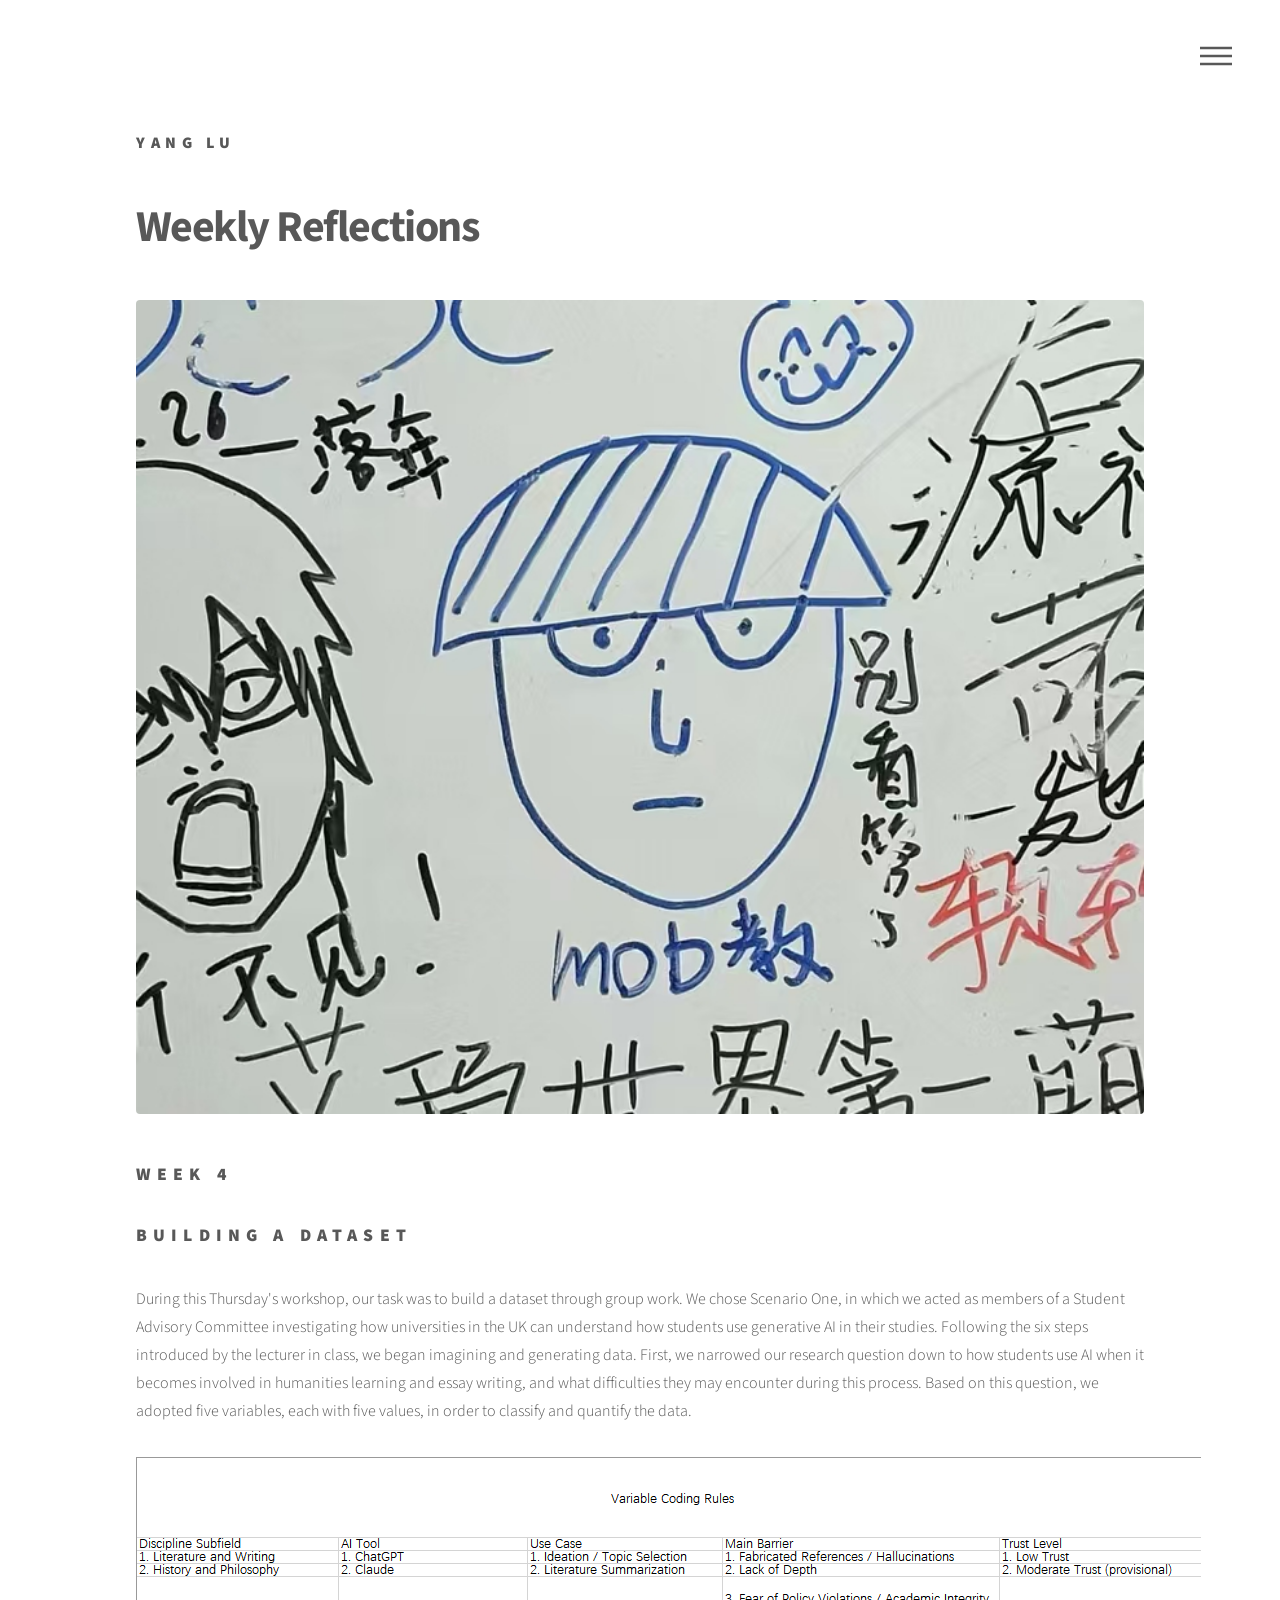
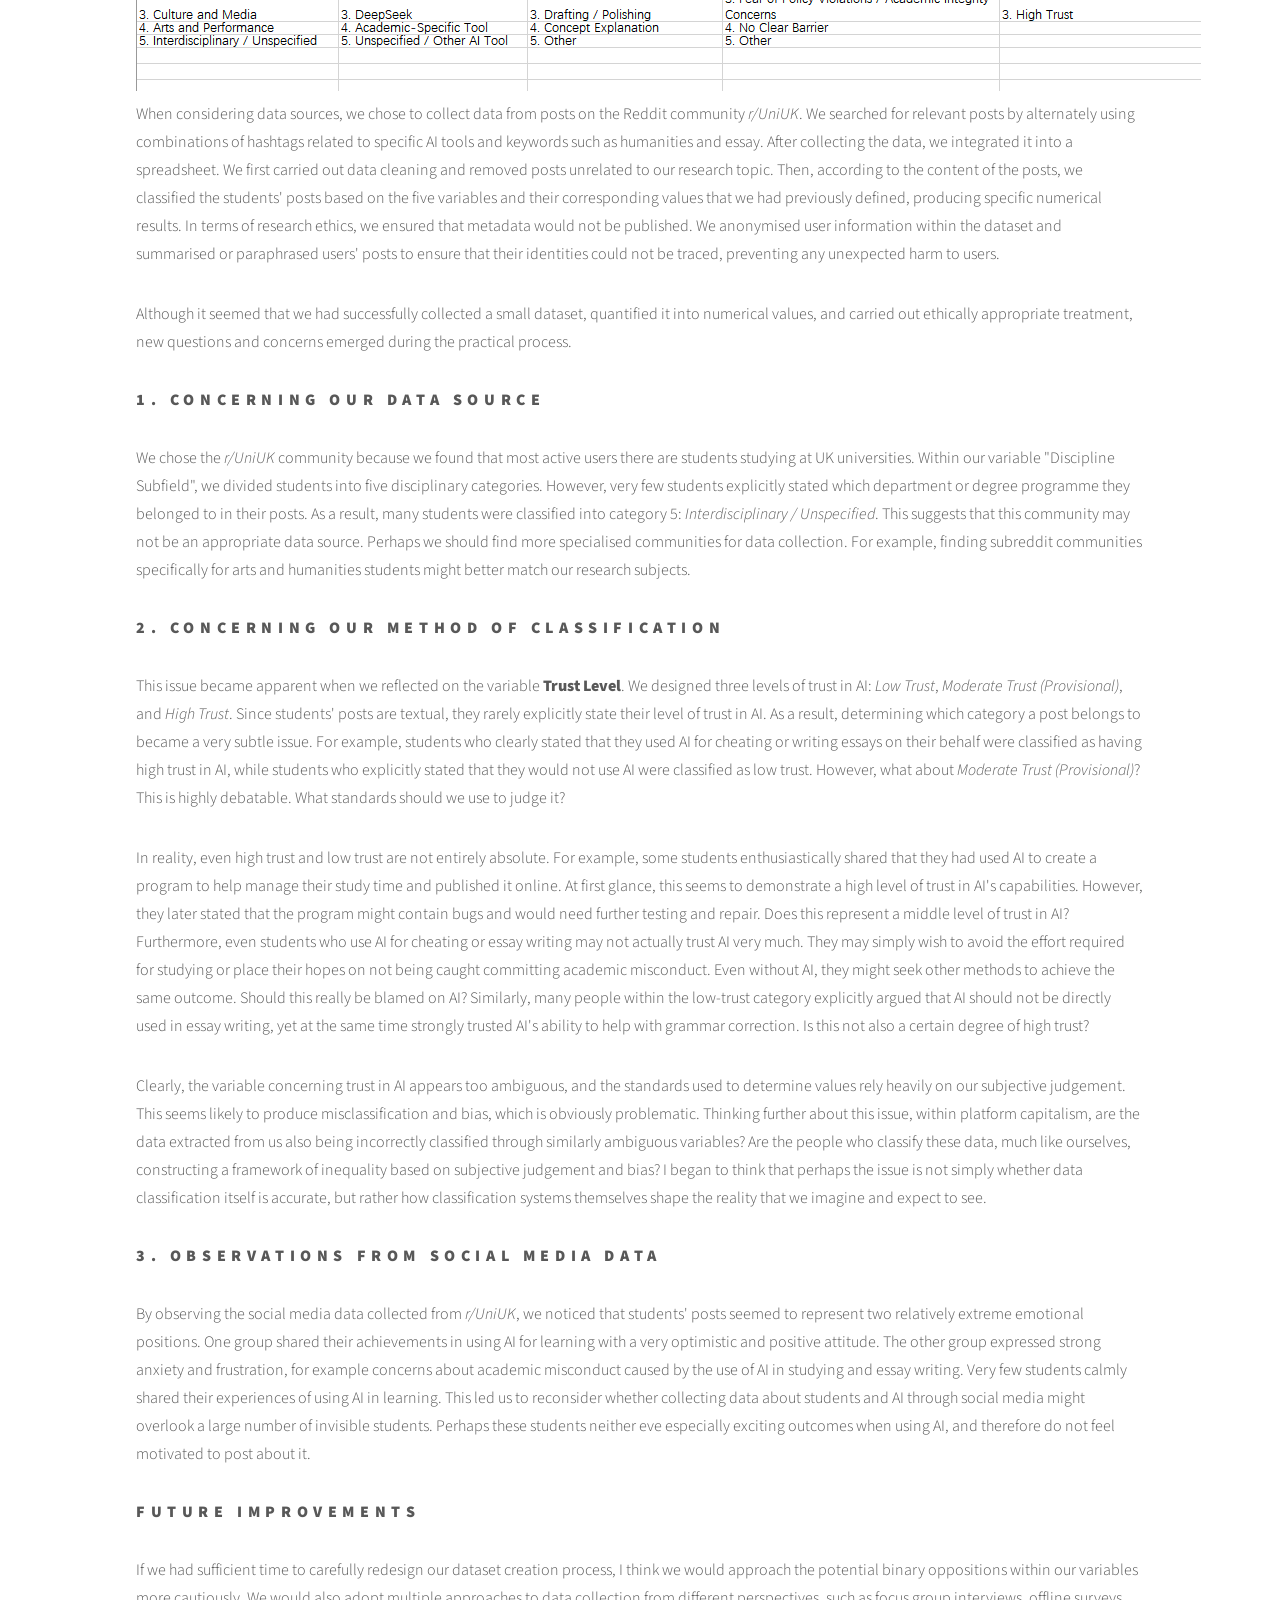
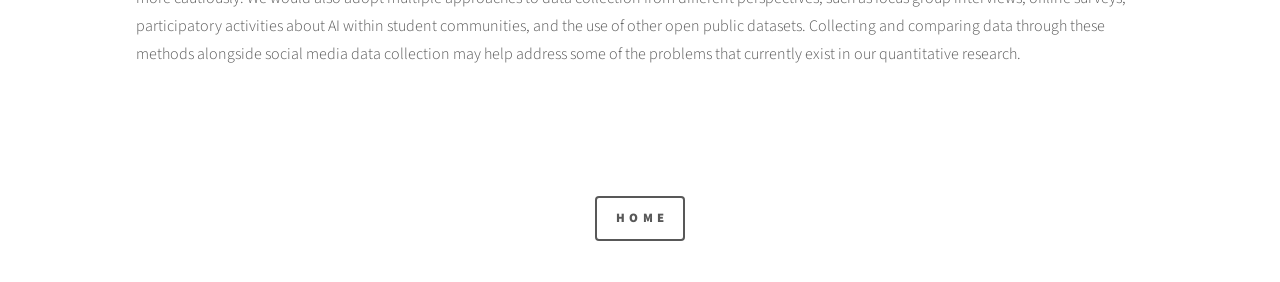
<file: week4.html>
<!DOCTYPE HTML>
<!--
	Phantom by HTML5 UP
	html5up.net | @ajlkn
	Free for personal and commercial use under the CCA 3.0 license (html5up.net/license)
-->
<html>
	<head>
		<title>Luke's Weekly Reflections</title>
		<meta charset="utf-8" />
		<meta name="viewport" content="width=device-width, initial-scale=1, user-scalable=no" />
		<link rel="stylesheet" href="assets/css/main.css" />
		<noscript><link rel="stylesheet" href="assets/css/noscript.css" /></noscript>
	</head>
	<body class="is-preload">
		<!-- Wrapper -->
			<div id="wrapper">

				<!-- Header -->
					<header id="header">
						<div class="inner">

							<!-- Logo -->
								<a href="index.html" class="logo">
									<span class="symbol"><img src="images/logo.svg" alt="" /></span><span class="title">YANG LU</span>
								</a>

							<!-- Nav -->
								<nav>
									<ul>
										<li><a href="#menu">Menu</a></li>
									</ul>
								</nav>

						</div>
					</header>

				<!-- Menu -->
					<nav id="menu">
						<h2>Menu</h2>
						<ul>
							<li><a href="index.html">Home</a></li>
					<li>
						<details>
    <summary>weekly reflections</summary>
    <ul>
      <li><a href="week1.html">Week 1</a></li>
      <li><a href="week2.html">Week 2</a></li>
      <li><a href="week3.html">Week 3</a></li>
      <li><a href="week4.html">Week 4</a></li>
      <li><a href="week5.html">Week 5</a></li>
      <li><a href="week6.html">Week 6</a></li>
      <li><a href="week7.html">Week 7</a></li>
      <li><a href="week8.html">Week 8</a></li>
    </ul>
  </details>
</li>
							<li><a href="works.html">works</a></li>
							<li><a href="contact.html">contact me</a></li>
						</ul>
					</nav>

				<!-- Main -->
					<div id="main">
						<div class="inner">
							<h1>Weekly Reflections</h1>
							<span class="image main"><img src="images/week4 titlepic.jpg" alt="" /></span>
							<h2>Week 4</h2>

<section>

    <h2>Building a Dataset</h2>

    <p>
        During this Thursday's workshop, our task was to build a dataset through group work. We chose Scenario One, in which we acted as members of a Student Advisory Committee investigating how universities in the UK can understand how students use generative AI in their studies. Following the six steps introduced by the lecturer in class, we began imagining and generating data. First, we narrowed our research question down to how students use AI when it becomes involved in humanities learning and essay writing, and what difficulties they may encounter during this process. Based on this question, we adopted five variables, each with five values, in order to classify and quantify the data.
    </p>
	<img src="images/week4 Variable Values Framework.png" alt="" />
    <p>
        When considering data sources, we chose to collect data from posts on the Reddit community <em>r/UniUK</em>. We searched for relevant posts by alternately using combinations of hashtags related to specific AI tools and keywords such as humanities and essay. After collecting the data, we integrated it into a spreadsheet. We first carried out data cleaning and removed posts unrelated to our research topic. Then, according to the content of the posts, we classified the students' posts based on the five variables and their corresponding values that we had previously defined, producing specific numerical results. In terms of research ethics, we ensured that metadata would not be published. We anonymised user information within the dataset and summarised or paraphrased users' posts to ensure that their identities could not be traced, preventing any unexpected harm to users.
    </p>

    <p>
        Although it seemed that we had successfully collected a small dataset, quantified it into numerical values, and carried out ethically appropriate treatment, new questions and concerns emerged during the practical process.
    </p>

    <h3>1. Concerning Our Data Source</h3>

    <p>
        We chose the <em>r/UniUK</em> community because we found that most active users there are students studying at UK universities. Within our variable "Discipline Subfield", we divided students into five disciplinary categories. However, very few students explicitly stated which department or degree programme they belonged to in their posts. As a result, many students were classified into category 5: <em>Interdisciplinary / Unspecified</em>. This suggests that this community may not be an appropriate data source. Perhaps we should find more specialised communities for data collection. For example, finding subreddit communities specifically for arts and humanities students might better match our research subjects.
    </p>

    <h3>2. Concerning Our Method of Classification</h3>

    <p>
        This issue became apparent when we reflected on the variable <strong>Trust Level</strong>. We designed three levels of trust in AI: <em>Low Trust</em>, <em>Moderate Trust (Provisional)</em>, and <em>High Trust</em>. Since students' posts are textual, they rarely explicitly state their level of trust in AI. As a result, determining which category a post belongs to became a very subtle issue. For example, students who clearly stated that they used AI for cheating or writing essays on their behalf were classified as having high trust in AI, while students who explicitly stated that they would not use AI were classified as low trust. However, what about <em>Moderate Trust (Provisional)</em>? This is highly debatable. What standards should we use to judge it?
    </p>

    <p>
        In reality, even high trust and low trust are not entirely absolute. For example, some students enthusiastically shared that they had used AI to create a program to help manage their study time and published it online. At first glance, this seems to demonstrate a high level of trust in AI's capabilities. However, they later stated that the program might contain bugs and would need further testing and repair. Does this represent a middle level of trust in AI? Furthermore, even students who use AI for cheating or essay writing may not actually trust AI very much. They may simply wish to avoid the effort required for studying or place their hopes on not being caught committing academic misconduct. Even without AI, they might seek other methods to achieve the same outcome. Should this really be blamed on AI? Similarly, many people within the low-trust category explicitly argued that AI should not be directly used in essay writing, yet at the same time strongly trusted AI's ability to help with grammar correction. Is this not also a certain degree of high trust?
    </p>

    <p>
        Clearly, the variable concerning trust in AI appears too ambiguous, and the standards used to determine values rely heavily on our subjective judgement. This seems likely to produce misclassification and bias, which is obviously problematic. Thinking further about this issue, within platform capitalism, are the data extracted from us also being incorrectly classified through similarly ambiguous variables? Are the people who classify these data, much like ourselves, constructing a framework of inequality based on subjective judgement and bias? I began to think that perhaps the issue is not simply whether data classification itself is accurate, but rather how classification systems themselves shape the reality that we imagine and expect to see.
    </p>

    <h3>3. Observations from Social Media Data</h3>

    <p>
        By observing the social media data collected from <em>r/UniUK</em>, we noticed that students' posts seemed to represent two relatively extreme emotional positions. One group shared their achievements in using AI for learning with a very optimistic and positive attitude. The other group expressed strong anxiety and frustration, for example concerns about academic misconduct caused by the use of AI in studying and essay writing. Very few students calmly shared their experiences of using AI in learning. This led us to reconsider whether collecting data about students and AI through social media might overlook a large number of invisible students. Perhaps these students neither eve especially exciting outcomes when using AI, and therefore do not feel motivated to post about it.
    </p>

    <h3>Future Improvements</h3>

    <p>
        If we had sufficient time to carefully redesign our dataset creation process, I think we would approach the potential binary oppositions within our variables more cautiously. We would also adopt multiple approaches to data collection from different perspectives, such as focus group interviews, offline surveys, participatory activities about AI within student communities, and the use of other open public datasets. Collecting and comparing data through these methods alongside social media data collection may help address some of the problems that currently exist in our quantitative research.
    </p>

</section>
						</div>
					</div>

					<section>
							
<ul class="actions home-button">
  <li><a href="index.html" class="button">Home</a></li>
</ul>

				<!-- Footer -->
				
		<!-- Scripts -->
			<script src="assets/js/jquery.min.js"></script>
			<script src="assets/js/browser.min.js"></script>
			<script src="assets/js/breakpoints.min.js"></script>
			<script src="assets/js/util.js"></script>
			<script src="assets/js/main.js"></script>

	</body>
</html>
</file>
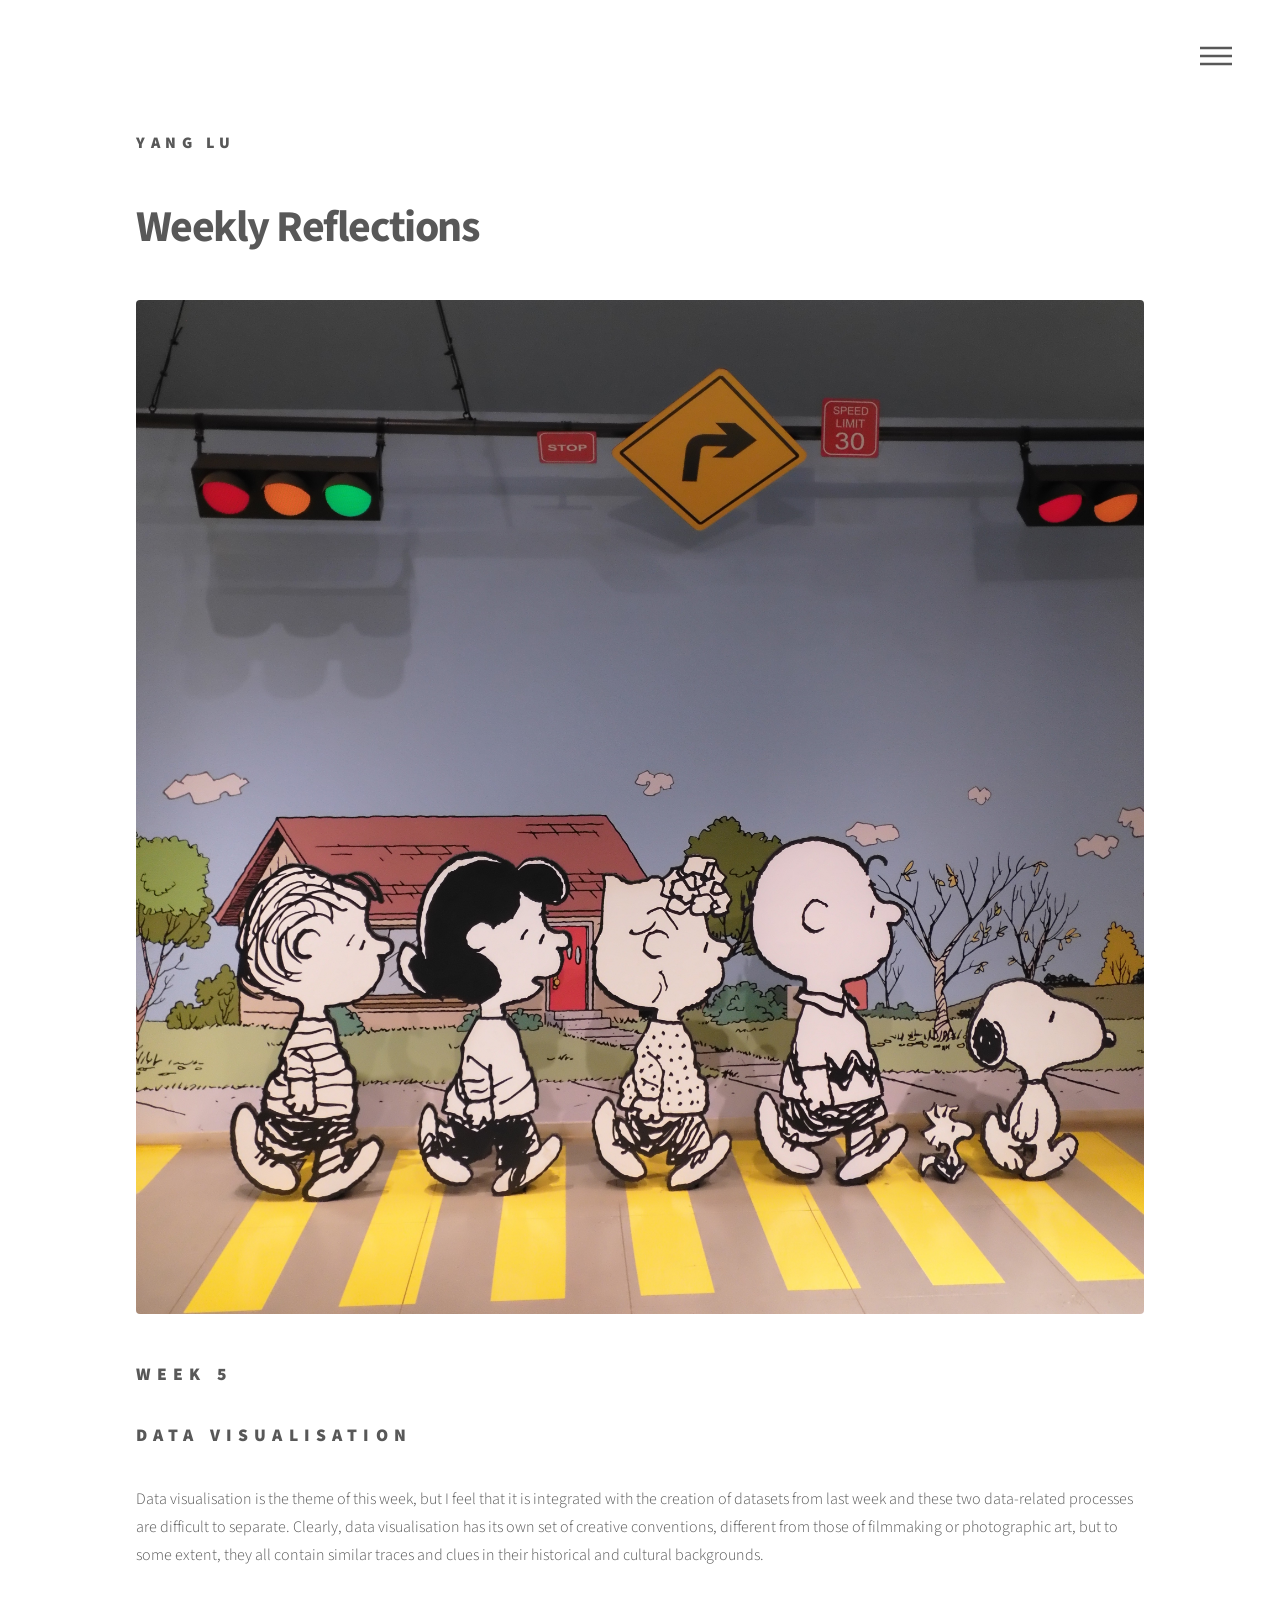
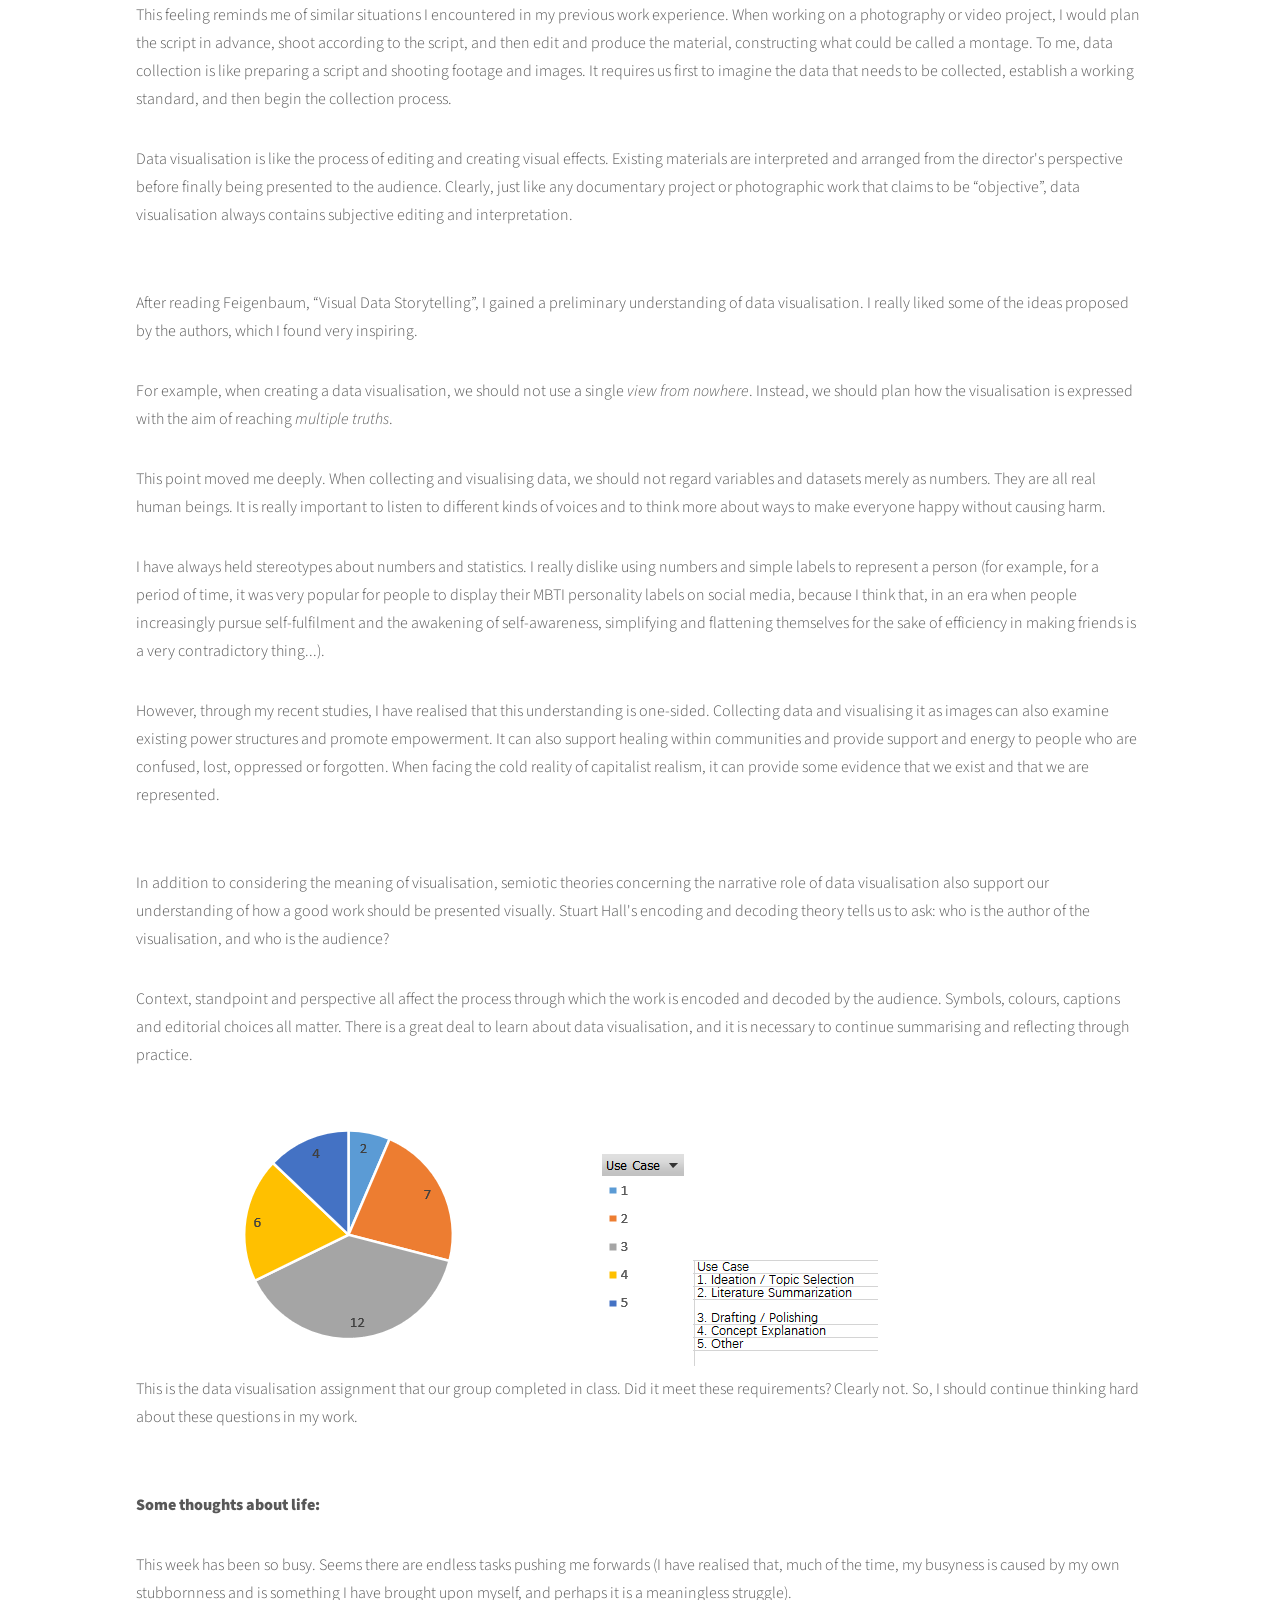
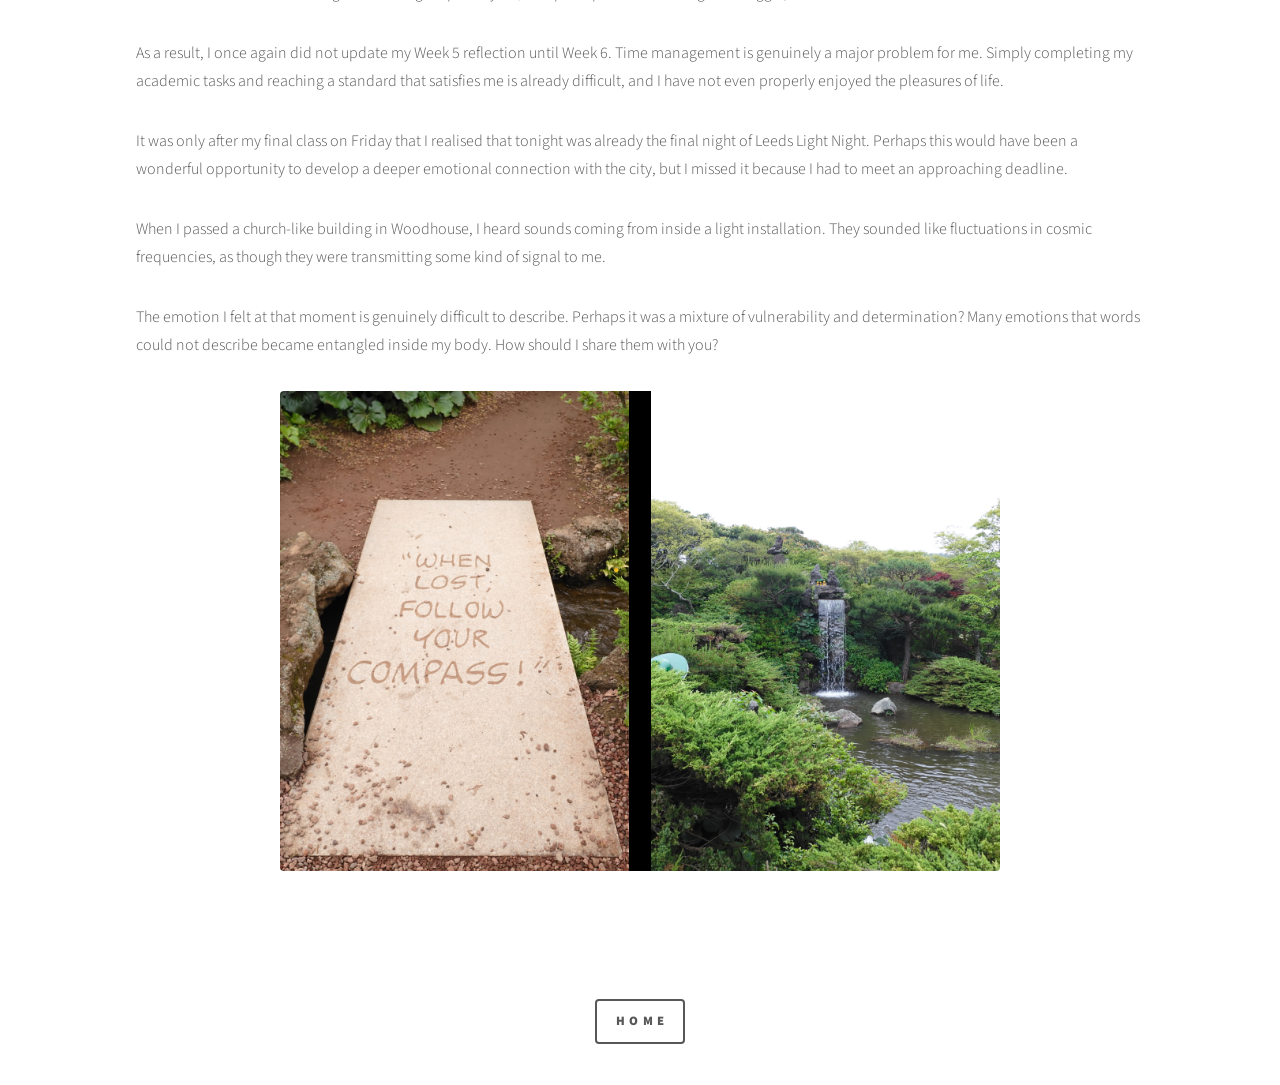
<file: week5.html>
<!DOCTYPE HTML>
<!--
	Phantom by HTML5 UP
	html5up.net | @ajlkn
	Free for personal and commercial use under the CCA 3.0 license (html5up.net/license)
-->
<html>
	<head>
		<title>Luke's Weekly Reflections</title>
		<meta charset="utf-8" />
		<meta name="viewport" content="width=device-width, initial-scale=1, user-scalable=no" />
		<link rel="stylesheet" href="assets/css/main.css" />
		<noscript><link rel="stylesheet" href="assets/css/noscript.css" /></noscript>
	</head>
	<body class="is-preload">
		<!-- Wrapper -->
			<div id="wrapper">

				<!-- Header -->
					<header id="header">
						<div class="inner">

							<!-- Logo -->
								<a href="index.html" class="logo">
									<span class="symbol"><img src="images/logo.svg" alt="" /></span><span class="title">YANG LU</span>
								</a>

							<!-- Nav -->
								<nav>
									<ul>
										<li><a href="#menu">Menu</a></li>
									</ul>
								</nav>

						</div>
					</header>

				<!-- Menu -->
					<nav id="menu">
						<h2>Menu</h2>
						<ul>
							<li><a href="index.html">Home</a></li>
					<li>
						<details>
    <summary>weekly reflections</summary>
    <ul>
      <li><a href="week1.html">Week 1</a></li>
      <li><a href="week2.html">Week 2</a></li>
      <li><a href="week3.html">Week 3</a></li>
      <li><a href="week4.html">Week 4</a></li>
      <li><a href="week5.html">Week 5</a></li>
      <li><a href="week6.html">Week 6</a></li>
      <li><a href="week7.html">Week 7</a></li>
      <li><a href="week8.html">Week 8</a></li>
    </ul>
  </details>
</li>
							<li><a href="works.html">works</a></li>
							<li><a href="contact.html">contact me</a></li>
						</ul>
					</nav>

				<!-- Main -->
					<div id="main">
						<div class="inner">
							<h1>Weekly Reflections</h1>
							<span class="image main"><img src="images/week5 snoopy.jpg" alt="" /></span>
							<h2>Week 5</h2>

<section>

    <h2>Data Visualisation</h2>

<p>
Data visualisation is the theme of this week, but I feel that it is integrated with the creation of datasets from last week and these two data-related processes are difficult to separate. Clearly, data visualisation has its own set of creative conventions, different from those of filmmaking or photographic art, but to some extent, they all contain similar traces and clues in their historical and cultural backgrounds.
</p>

<p>
This feeling reminds me of similar situations I encountered in my previous work experience. When working on a photography or video project, I would plan the script in advance, shoot according to the script, and then edit and produce the material, constructing what could be called a montage. To me, data collection is like preparing a script and shooting footage and images. It requires us first to imagine the data that needs to be collected, establish a working standard, and then begin the collection process.
</p>

<p>
Data visualisation is like the process of editing and creating visual effects. Existing materials are interpreted and arranged from the director's perspective before finally being presented to the audience. Clearly, just like any documentary project or photographic work that claims to be “objective”, data visualisation always contains subjective editing and interpretation.
</p>

<br>

<p>
After reading Feigenbaum, “Visual Data Storytelling”, I gained a preliminary understanding of data visualisation. I really liked some of the ideas proposed by the authors, which I found very inspiring.
</p>

<p>
For example, when creating a data visualisation, we should not use a single <em>view from nowhere</em>. Instead, we should plan how the visualisation is expressed with the aim of reaching <em>multiple truths</em>.
</p>

<p>
This point moved me deeply. When collecting and visualising data, we should not regard variables and datasets merely as numbers. They are all real human beings. It is really important to listen to different kinds of voices and to think more about ways to make everyone happy without causing harm.
</p>

<p>
I have always held stereotypes about numbers and statistics. I really dislike using numbers and simple labels to represent a person (for example, for a period of time, it was very popular for people to display their MBTI personality labels on social media, because I think that, in an era when people increasingly pursue self-fulfilment and the awakening of self-awareness, simplifying and flattening themselves for the sake of efficiency in making friends is a very contradictory thing...).
</p>

<p>
However, through my recent studies, I have realised that this understanding is one-sided. Collecting data and visualising it as images can also examine existing power structures and promote empowerment. It can also support healing within communities and provide support and energy to people who are confused, lost, oppressed or forgotten. When facing the cold reality of capitalist realism, it can provide some evidence that we exist and that we are represented.
</p>

<br>

<p>
In addition to considering the meaning of visualisation, semiotic theories concerning the narrative role of data visualisation also support our understanding of how a good work should be presented visually. Stuart Hall's encoding and decoding theory tells us to ask: who is the author of the visualisation, and who is the audience?
</p>

<p>
Context, standpoint and perspective all affect the process through which the work is encoded and decoded by the audience. Symbols, colours, captions and editorial choices all matter. There is a great deal to learn about data visualisation, and it is necessary to continue summarising and reflecting through practice.
</p>
<img src="images/week6 pie chart.png" alt="" />
<img src="images/week6 use case.png" alt="" />
<p>
This is the data visualisation assignment that our group completed in class. Did it meet these requirements? Clearly not. So, I should continue thinking hard about these questions in my work.
</p>

<br>

<p><strong>Some thoughts about life:</strong></p>

<p>
This week has been so busy. Seems there are endless tasks pushing me forwards (I have realised that, much of the time, my busyness is caused by my own stubbornness and is something I have brought upon myself, and perhaps it is a meaningless struggle).
</p>

<p>
As a result, I once again did not update my Week 5 reflection until Week 6. Time management is genuinely a major problem for me. Simply completing my academic tasks and reaching a standard that satisfies me is already difficult, and I have not even properly enjoyed the pleasures of life.
</p>

<p>
It was only after my final class on Friday that I realised that tonight was already the final night of Leeds Light Night. Perhaps this would have been a wonderful opportunity to develop a deeper emotional connection with the city, but I missed it because I had to meet an approaching deadline.
</p>

<p>
When I passed a church-like building in Woodhouse, I heard sounds coming from inside a light installation. They sounded like fluctuations in cosmic frequencies, as though they were transmitting some kind of signal to me.
</p>

<p>
The emotion I felt at that moment is genuinely difficult to describe. Perhaps it was a mixture of vulnerability and determination? Many emotions that words could not describe became entangled inside my body. How should I share them with you?
</p>

<span class="image week5-ending"><img src="images/week5 end.jpg" alt="" /></span>
</section>
						</div>
					</div>

					<section>
							
<ul class="actions home-button">
  <li><a href="index.html" class="button">Home</a></li>
</ul>

				<!-- Footer -->
				
		<!-- Scripts -->
			<script src="assets/js/jquery.min.js"></script>
			<script src="assets/js/browser.min.js"></script>
			<script src="assets/js/breakpoints.min.js"></script>
			<script src="assets/js/util.js"></script>
			<script src="assets/js/main.js"></script>

	</body>
</html>
</file>
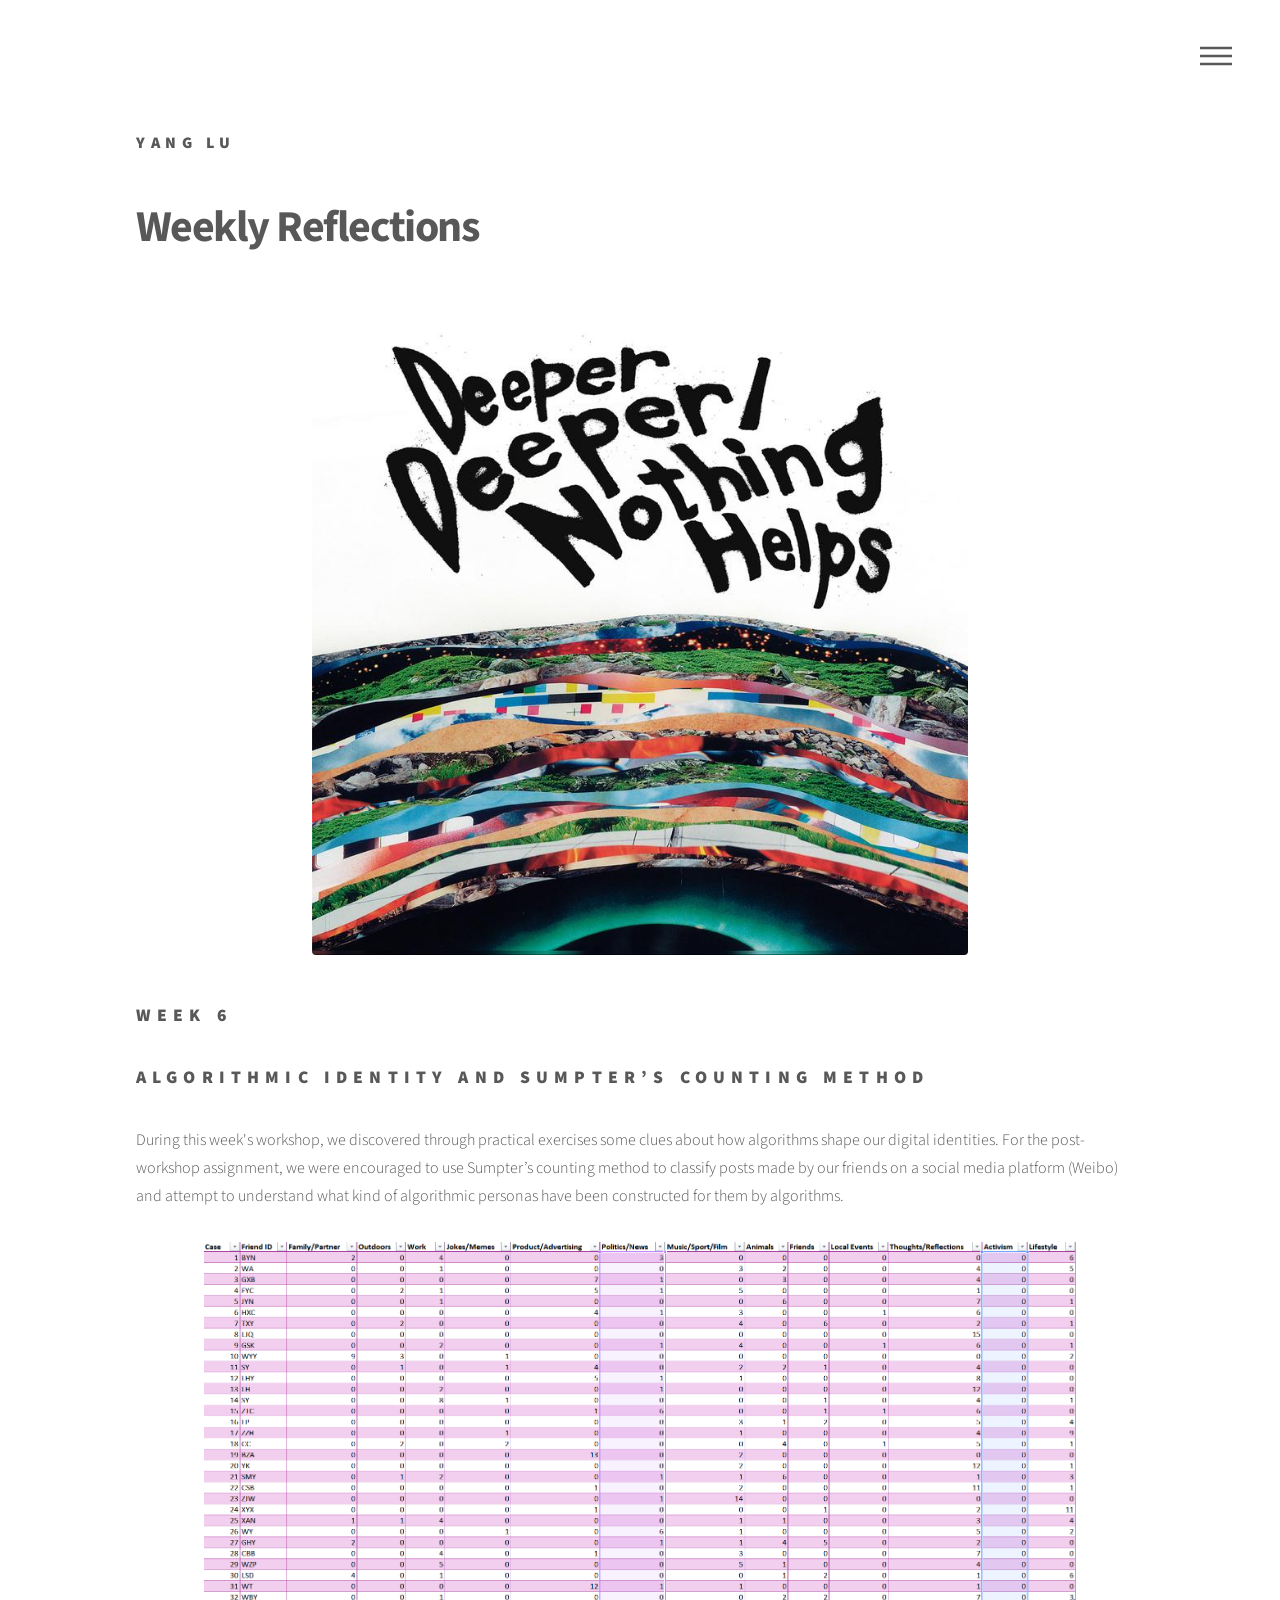
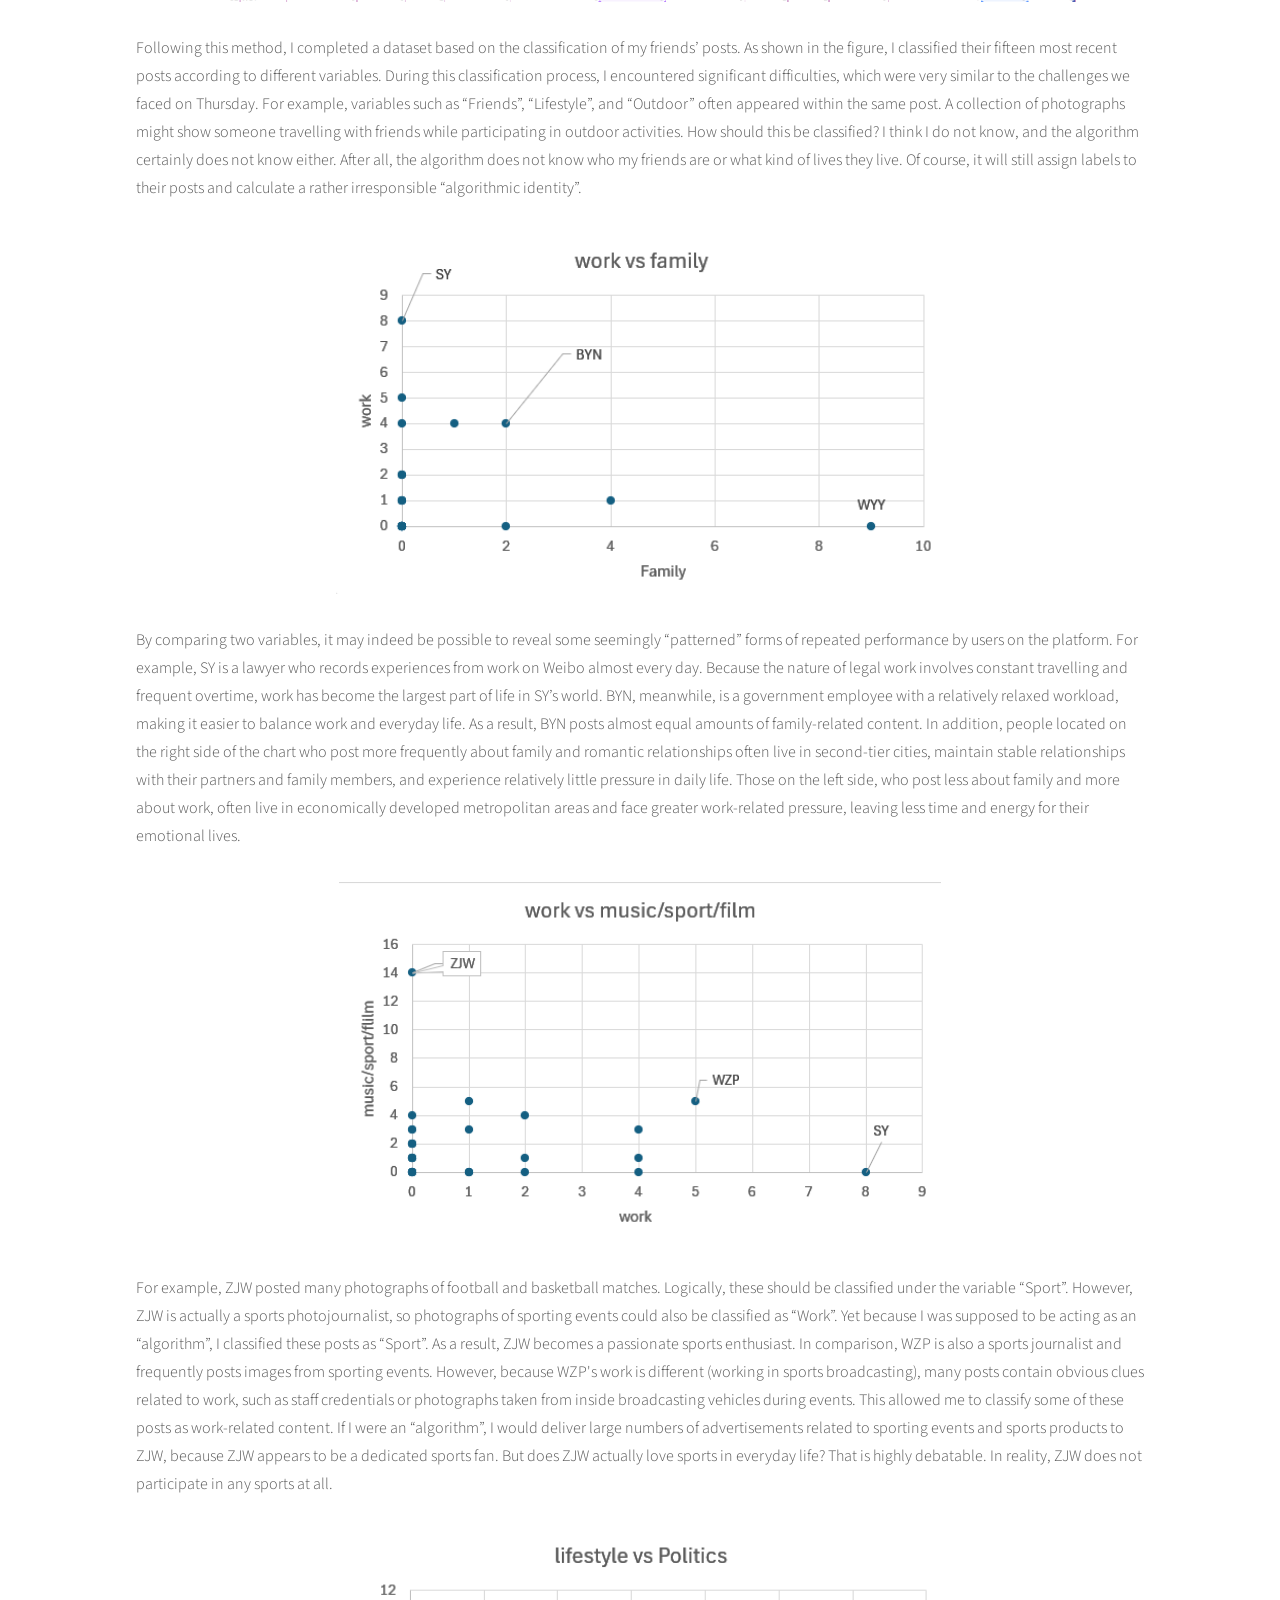
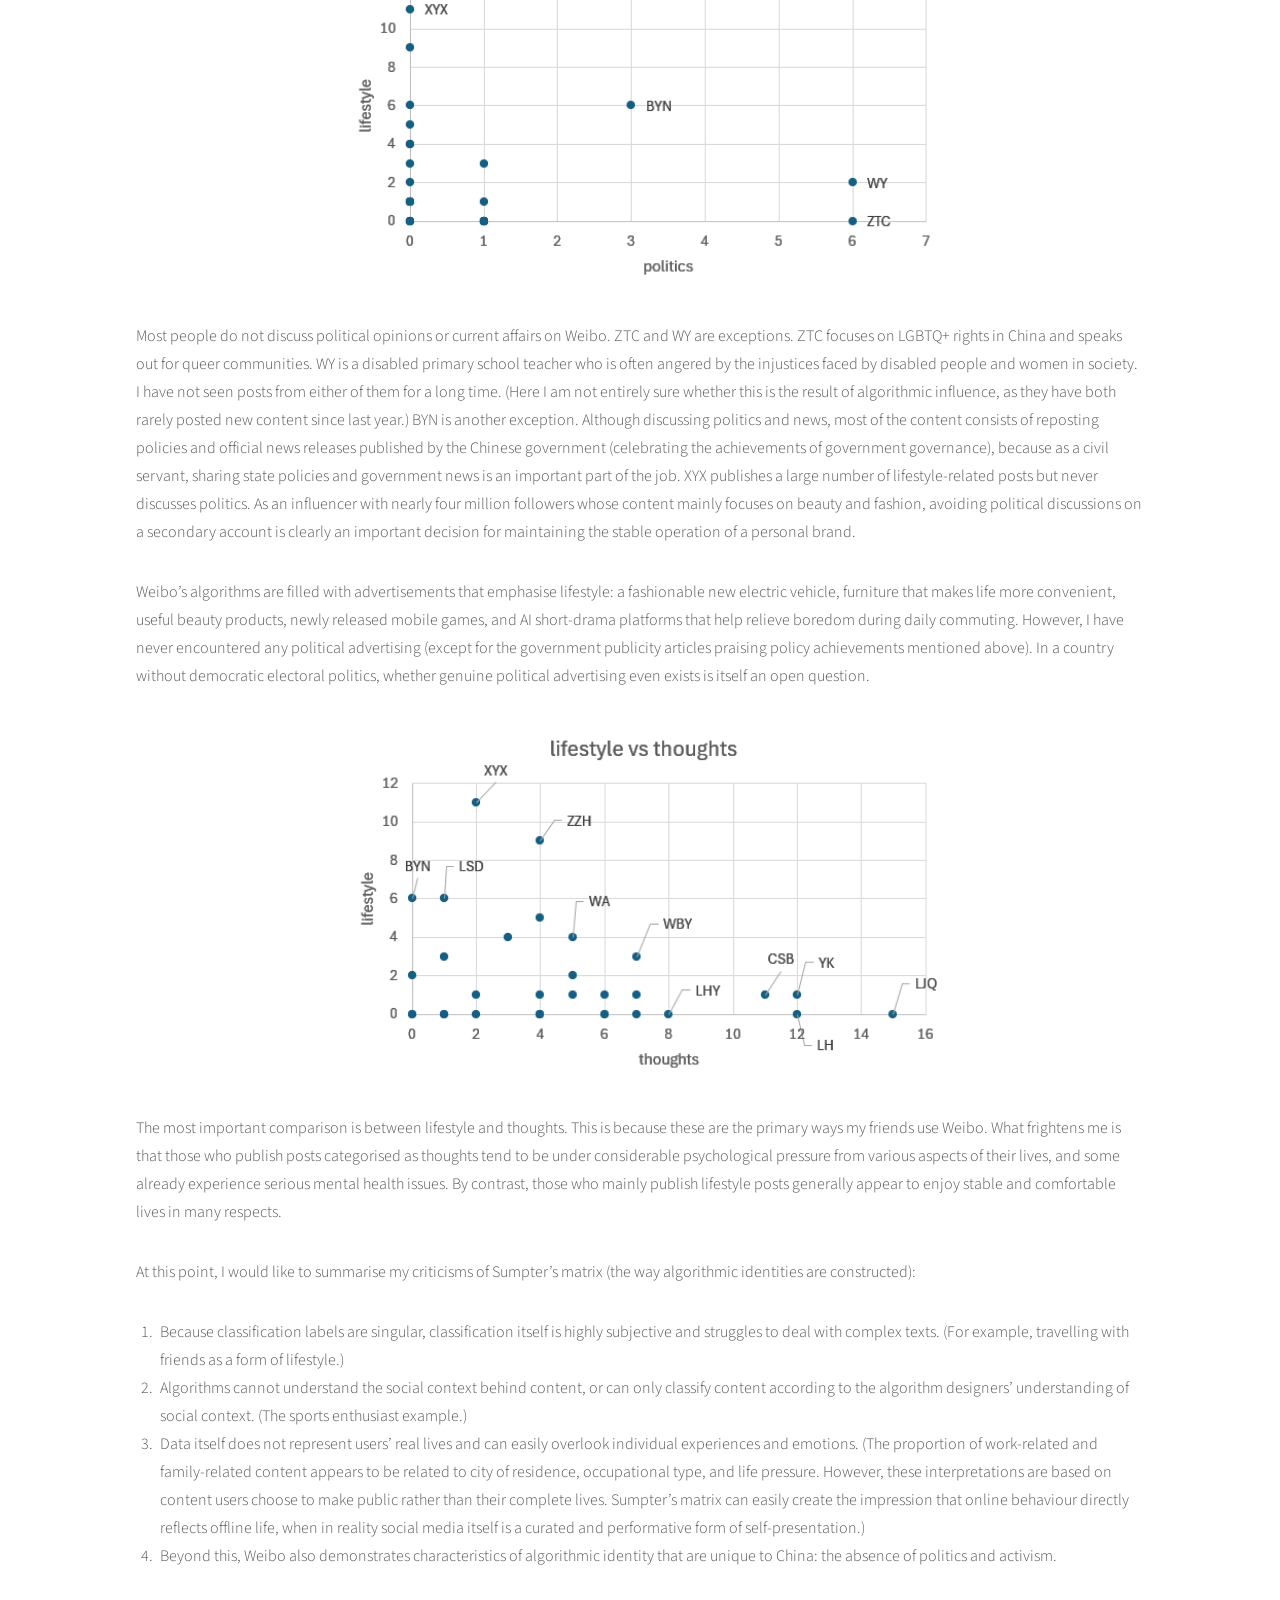
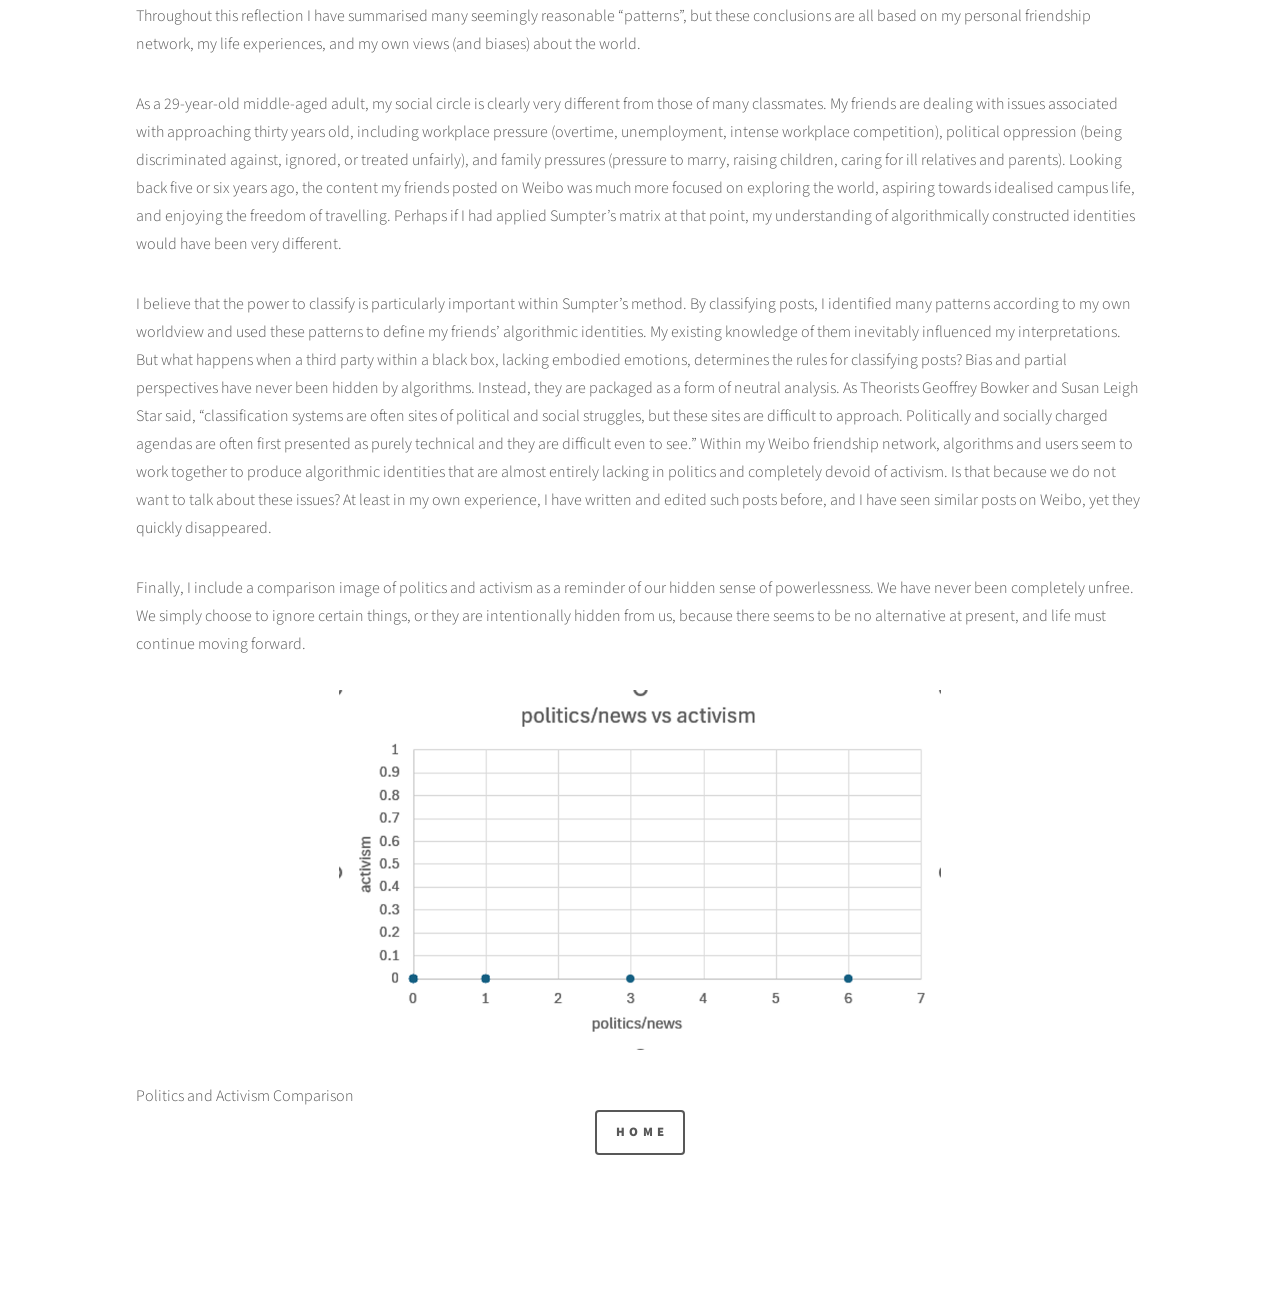
<file: week6.html>
<!DOCTYPE HTML>
<!--
	Phantom by HTML5 UP
	html5up.net | @ajlkn
	Free for personal and commercial use under the CCA 3.0 license (html5up.net/license)
-->
<html>
	<head>
		<title>Luke's Weekly Reflections</title>
		<meta charset="utf-8" />
		<meta name="viewport" content="width=device-width, initial-scale=1, user-scalable=no" />
		<link rel="stylesheet" href="assets/css/main.css" />
		<noscript><link rel="stylesheet" href="assets/css/noscript.css" /></noscript>
	</head>
	<body class="is-preload">
		<!-- Wrapper -->
			<div id="wrapper">

				<!-- Header -->
					<header id="header">
						<div class="inner">

							<!-- Logo -->
								<a href="index.html" class="logo">
									<span class="symbol"><img src="images/logo.svg" alt="" /></span><span class="title">YANG LU</span>
								</a>

							<!-- Nav -->
								<nav>
									<ul>
										<li><a href="#menu">Menu</a></li>
									</ul>
								</nav>

						</div>
					</header>

				<!-- Menu -->
					<nav id="menu">
						<h2>Menu</h2>
						<ul>
							<li><a href="index.html">Home</a></li>
					<li>
						<details>
    <summary>weekly reflections</summary>
    <ul>
      <li><a href="week1.html">Week 1</a></li>
      <li><a href="week2.html">Week 2</a></li>
      <li><a href="week3.html">Week 3</a></li>
      <li><a href="week4.html">Week 4</a></li>
      <li><a href="week5.html">Week 5</a></li>
      <li><a href="week6.html">Week 6</a></li>
      <li><a href="week7.html">Week 7</a></li>
      <li><a href="week8.html">Week 8</a></li>
    </ul>
  </details>
</li>
							<li><a href="works.html">works</a></li>
							<li><a href="contact.html">contact me</a></li>
						</ul>
					</nav>

				<!-- Main -->
					<div id="main">
						<div class="inner">
							<h1>Weekly Reflections</h1>
							<span class="image main week6-header"><img src="images/WEEK 6 DEEPER!.jpg" alt="" /></span>
							<h2>Week 6</h2>

<section class="week6-content">

    <h2> Algorithmic Identity and Sumpter’s Counting Method</h2>

    <p>
        During this week's workshop, we discovered through practical exercises some clues about how algorithms shape our digital identities. For the post-workshop assignment, we were encouraged to use Sumpter’s counting method to classify posts made by our friends on a social media platform (Weibo) and attempt to understand what kind of algorithmic personas have been constructed for them by algorithms.
    </p>
<figure>
        <img src="images/week6-sumpter-matrix.png" alt="Classification Dataset">
    </figure>
    


	<p>
        Following this method, I completed a dataset based on the classification of my friends’ posts. As shown in the figure, I classified their fifteen most recent posts according to different variables. During this classification process, I encountered significant difficulties, which were very similar to the challenges we faced on Thursday. For example, variables such as “Friends”, “Lifestyle”, and “Outdoor” often appeared within the same post. A collection of photographs might show someone travelling with friends while participating in outdoor activities. How should this be classified? I think I do not know, and the algorithm certainly does not know either. After all, the algorithm does not know who my friends are or what kind of lives they live. Of course, it will still assign labels to their posts and calculate a rather irresponsible “algorithmic identity”.
    </p>
  <img src="images/work family.png" alt="">
    <p>
        By comparing two variables, it may indeed be possible to reveal some seemingly “patterned” forms of repeated performance by users on the platform. For example, SY is a lawyer who records experiences from work on Weibo almost every day. Because the nature of legal work involves constant travelling and frequent overtime, work has become the largest part of life in SY’s world. BYN, meanwhile, is a government employee with a relatively relaxed workload, making it easier to balance work and everyday life. As a result, BYN posts almost equal amounts of family-related content. In addition, people located on the right side of the chart who post more frequently about family and romantic relationships often live in second-tier cities, maintain stable relationships with their partners and family members, and experience relatively little pressure in daily life. Those on the left side, who post less about family and more about work, often live in economically developed metropolitan areas and face greater work-related pressure, leaving less time and energy for their emotional lives.
    </p>
  <img src="images/work sports.png" alt="">
    <p>
        For example, ZJW posted many photographs of football and basketball matches. Logically, these should be classified under the variable “Sport”. However, ZJW is actually a sports photojournalist, so photographs of sporting events could also be classified as “Work”. Yet because I was supposed to be acting as an “algorithm”, I classified these posts as “Sport”. As a result, ZJW becomes a passionate sports enthusiast. In comparison, WZP is also a sports journalist and frequently posts images from sporting events. However, because WZP's work is different (working in sports broadcasting), many posts contain obvious clues related to work, such as staff credentials or photographs taken from inside broadcasting vehicles during events. This allowed me to classify some of these posts as work-related content. If I were an “algorithm”, I would deliver large numbers of advertisements related to sporting events and sports products to ZJW, because ZJW appears to be a dedicated sports fan. But does ZJW actually love sports in everyday life? That is highly debatable. In reality, ZJW does not participate in any sports at all.
    </p>
<img src="images/lifestyle politics.png" alt="">
    <p>
        Most people do not discuss political opinions or current affairs on Weibo. ZTC and WY are exceptions. ZTC focuses on LGBTQ+ rights in China and speaks out for queer communities. WY is a disabled primary school teacher who is often angered by the injustices faced by disabled people and women in society. I have not seen posts from either of them for a long time. (Here I am not entirely sure whether this is the result of algorithmic influence, as they have both rarely posted new content since last year.) BYN is another exception. Although discussing politics and news, most of the content consists of reposting policies and official news releases published by the Chinese government (celebrating the achievements of government governance), because as a civil servant, sharing state policies and government news is an important part of the job. XYX publishes a large number of lifestyle-related posts but never discusses politics. As an influencer with nearly four million followers whose content mainly focuses on beauty and fashion, avoiding political discussions on a secondary account is clearly an important decision for maintaining the stable operation of a personal brand.
    </p>

    <p>
        Weibo’s algorithms are filled with advertisements that emphasise lifestyle: a fashionable new electric vehicle, furniture that makes life more convenient, useful beauty products, newly released mobile games, and AI short-drama platforms that help relieve boredom during daily commuting. However, I have never encountered any political advertising (except for the government publicity articles praising policy achievements mentioned above). In a country without democratic electoral politics, whether genuine political advertising even exists is itself an open question.
    </p>
<img src="images/lifestyle thoughts.png" alt="">
    <p>
        The most important comparison is between lifestyle and thoughts. This is because these are the primary ways my friends use Weibo. What frightens me is that those who publish posts categorised as thoughts tend to be under considerable psychological pressure from various aspects of their lives, and some already experience serious mental health issues. By contrast, those who mainly publish lifestyle posts generally appear to enjoy stable and comfortable lives in many respects.
    </p>

    <p>
        At this point, I would like to summarise my criticisms of Sumpter’s matrix (the way algorithmic identities are constructed):
    </p>

    <ol>
        <li>
            Because classification labels are singular, classification itself is highly subjective and struggles to deal with complex texts. (For example, travelling with friends as a form of lifestyle.)
        </li>
        <li>
            Algorithms cannot understand the social context behind content, or can only classify content according to the algorithm designers’ understanding of social context. (The sports enthusiast example.)
        </li>
        <li>
            Data itself does not represent users’ real lives and can easily overlook individual experiences and emotions. (The proportion of work-related and family-related content appears to be related to city of residence, occupational type, and life pressure. However, these interpretations are based on content users choose to make public rather than their complete lives. Sumpter’s matrix can easily create the impression that online behaviour directly reflects offline life, when in reality social media itself is a curated and performative form of self-presentation.)
        </li>
        <li>
            Beyond this, Weibo also demonstrates characteristics of algorithmic identity that are unique to China: the absence of politics and activism.
        </li>
    </ol>

    <p>
        Throughout this reflection I have summarised many seemingly reasonable “patterns”, but these conclusions are all based on my personal friendship network, my life experiences, and my own views (and biases) about the world.
    </p>

    <p>
        As a 29-year-old middle-aged adult, my social circle is clearly very different from those of many classmates. My friends are dealing with issues associated with approaching thirty years old, including workplace pressure (overtime, unemployment, intense workplace competition), political oppression (being discriminated against, ignored, or treated unfairly), and family pressures (pressure to marry, raising children, caring for ill relatives and parents). Looking back five or six years ago, the content my friends posted on Weibo was much more focused on exploring the world, aspiring towards idealised campus life, and enjoying the freedom of travelling. Perhaps if I had applied Sumpter’s matrix at that point, my understanding of algorithmically constructed identities would have been very different.
    </p>

    <p>
        I believe that the power to classify is particularly important within Sumpter’s method. By classifying posts, I identified many patterns according to my own worldview and used these patterns to define my friends’ algorithmic identities. My existing knowledge of them inevitably influenced my interpretations. But what happens when a third party within a black box, lacking embodied emotions, determines the rules for classifying posts? Bias and partial perspectives have never been hidden by algorithms. Instead, they are packaged as a form of neutral analysis. As Theorists Geoffrey Bowker and Susan Leigh Star said, “classification systems are often sites of political and social struggles, but these sites are difficult to approach. Politically and socially charged agendas are often first presented as purely technical and they are difficult even to see.” Within my Weibo friendship network, algorithms and users seem to work together to produce algorithmic identities that are almost entirely lacking in politics and completely devoid of activism. Is that because we do not want to talk about these issues? At least in my own experience, I have written and edited such posts before, and I have seen similar posts on Weibo, yet they quickly disappeared.
    </p>

    <p>
        Finally, I include a comparison image of politics and activism as a reminder of our hidden sense of powerlessness. We have never been completely unfree. We simply choose to ignore certain things, or they are intentionally hidden from us, because there seems to be no alternative at present, and life must continue moving forward.
    </p>

    <figure>
        <img src="images/week6-politics-activism.png" alt="Politics and Activism Comparison">
        <figcaption>Politics and Activism Comparison</figcaption>
    </figure>

</section>

					<section>
							
<ul class="actions home-button">
  <li><a href="index.html" class="button">Home</a></li>
</ul>

				<!-- Footer -->
				
		<!-- Scripts -->
			<script src="assets/js/jquery.min.js"></script>
			<script src="assets/js/browser.min.js"></script>
			<script src="assets/js/breakpoints.min.js"></script>
			<script src="assets/js/util.js"></script>
			<script src="assets/js/main.js"></script>

	</body>
</html>
</file>
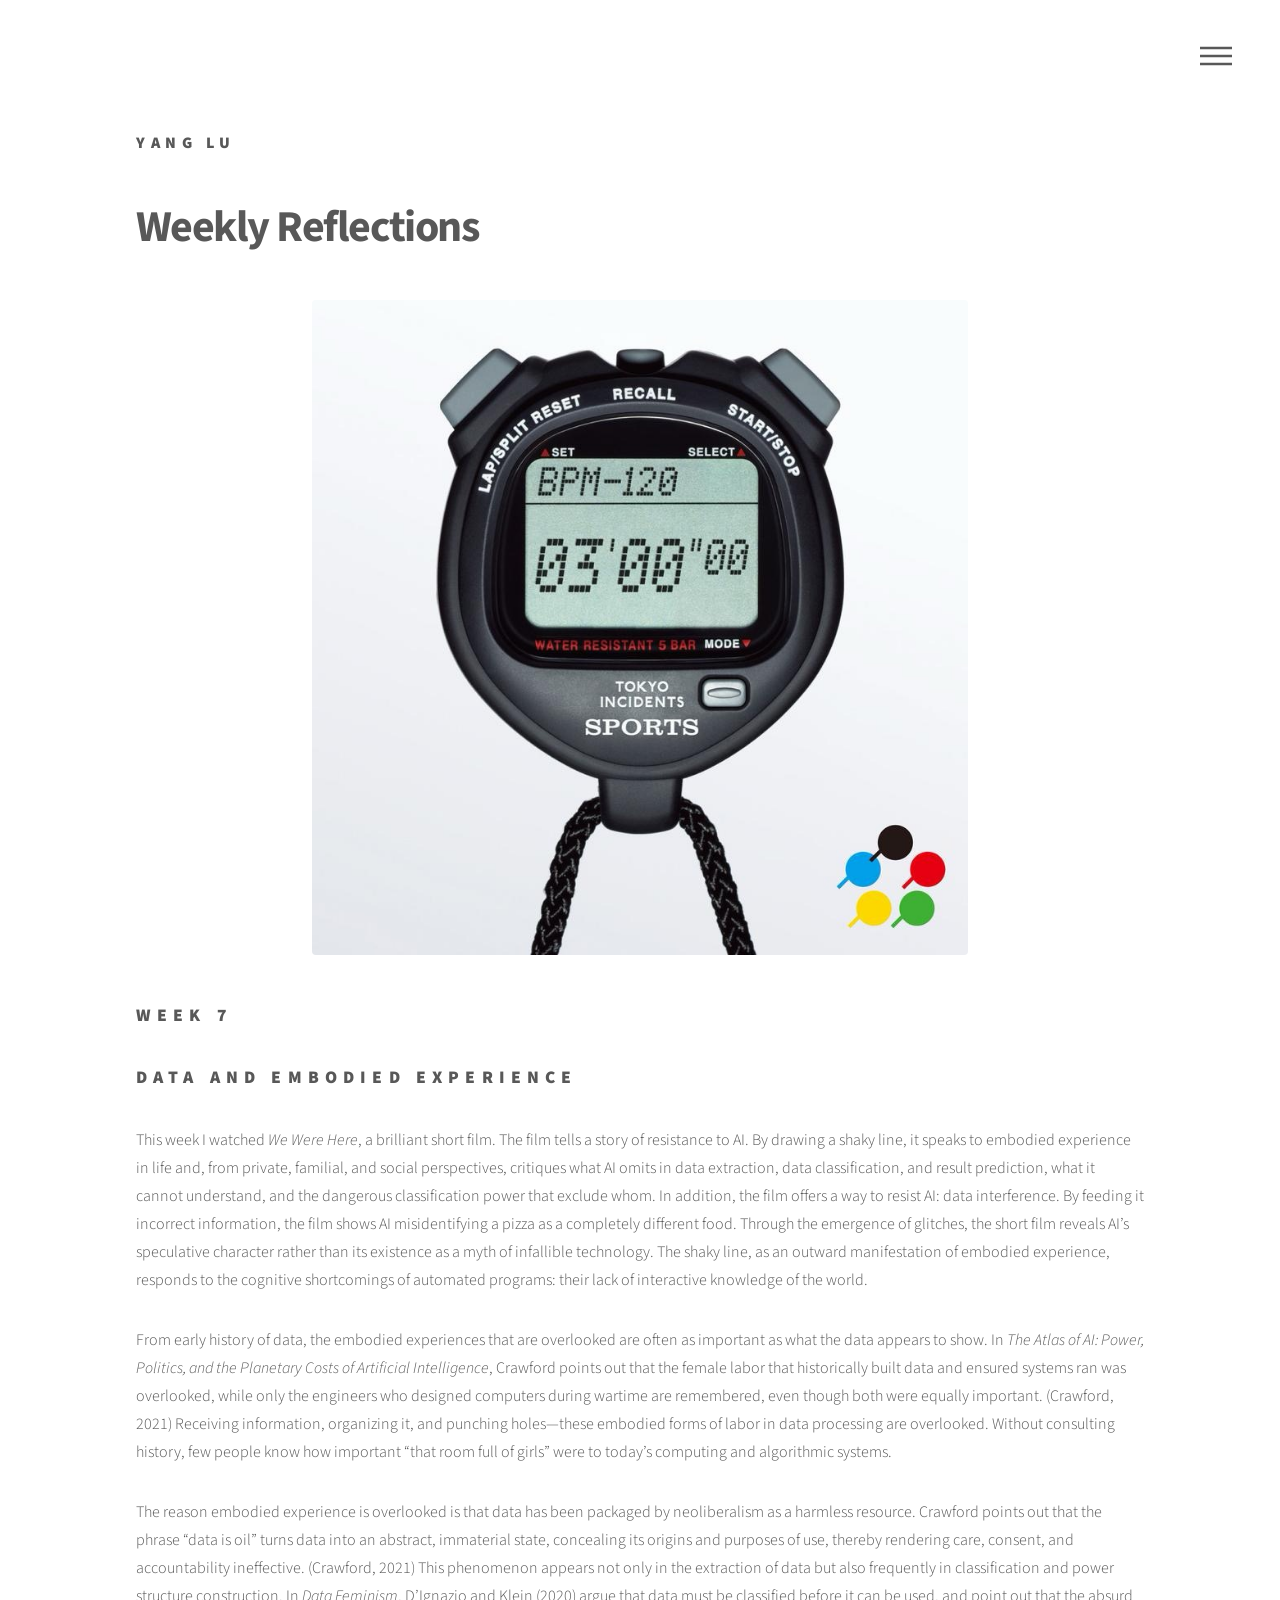
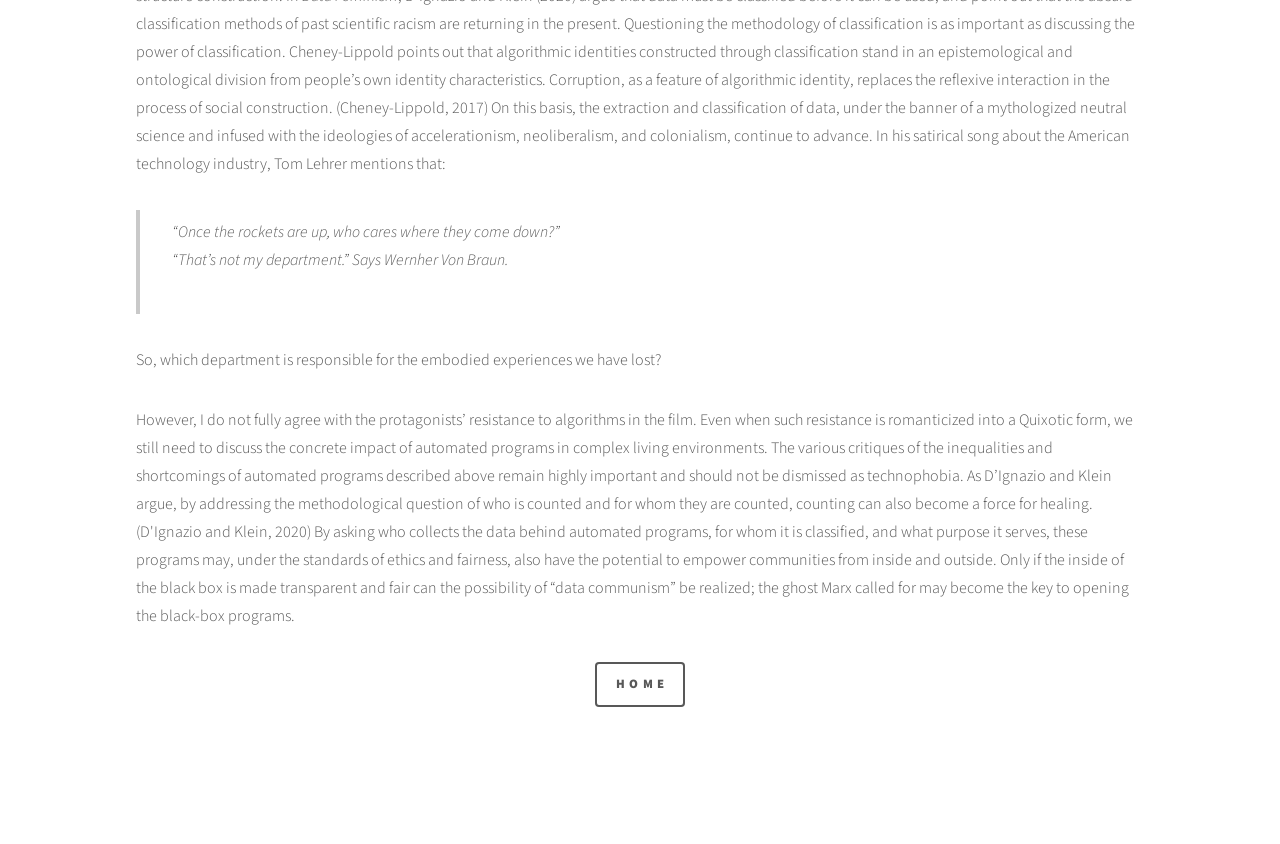
<file: week7.html>
<!DOCTYPE HTML>
<!--
	Phantom by HTML5 UP
	html5up.net | @ajlkn
	Free for personal and commercial use under the CCA 3.0 license (html5up.net/license)
-->
<html>
	<head>
		<title>Luke's Weekly Reflections</title>
		<meta charset="utf-8" />
		<meta name="viewport" content="width=device-width, initial-scale=1, user-scalable=no" />
		<link rel="stylesheet" href="assets/css/main.css" />
		<noscript><link rel="stylesheet" href="assets/css/noscript.css" /></noscript>
	</head>
	<body class="is-preload">
		<!-- Wrapper -->
			<div id="wrapper">

				<!-- Header -->
					<header id="header">
						<div class="inner">

							<!-- Logo -->
								<a href="index.html" class="logo">
									<span class="symbol"><img src="images/logo.svg" alt="" /></span><span class="title">YANG LU</span>
								</a>

							<!-- Nav -->
								<nav>
									<ul>
										<li><a href="#menu">Menu</a></li>
									</ul>
								</nav>

						</div>
					</header>

				<!-- Menu -->
					<nav id="menu">
						<h2>Menu</h2>
						<ul>
							<li><a href="index.html">Home</a></li>
					<li>
						<details>
    <summary>weekly reflections</summary>
    <ul>
      <li><a href="week1.html">Week 1</a></li>
      <li><a href="week2.html">Week 2</a></li>
      <li><a href="week3.html">Week 3</a></li>
      <li><a href="week4.html">Week 4</a></li>
      <li><a href="week5.html">Week 5</a></li>
      <li><a href="week6.html">Week 6</a></li>
      <li><a href="week7.html">Week 7</a></li>
      <li><a href="week8.html">Week 8</a></li>
    </ul>
  </details>
</li>
							<li><a href="works.html">works</a></li>
							<li><a href="contact.html">contact me</a></li>
						</ul>
					</nav>

				<!-- Main -->
					<div id="main">
						<div class="inner">
							<h1>Weekly Reflections</h1>
							<span class="image main week6-header"><img src="images/week 7 title.jpg" alt="" /></span>
							<h2>Week 7</h2>

<section>

    <h2>Data and Embodied Experience</h2>

    <p>
        This week I watched <em>We Were Here</em>, a brilliant short film. The film tells a story of resistance to AI. By drawing a shaky line, it speaks to embodied experience in life and, from private, familial, and social perspectives, critiques what AI omits in data extraction, data classification, and result prediction, what it cannot understand, and the dangerous classification power that exclude whom. In addition, the film offers a way to resist AI: data interference. By feeding it incorrect information, the film shows AI misidentifying a pizza as a completely different food. Through the emergence of glitches, the short film reveals AI’s speculative character rather than its existence as a myth of infallible technology. The shaky line, as an outward manifestation of embodied experience, responds to the cognitive shortcomings of automated programs: their lack of interactive knowledge of the world.
    </p>

    <p>
        From early history of data, the embodied experiences that are overlooked are often as important as what the data appears to show. In <em>The Atlas of AI: Power, Politics, and the Planetary Costs of Artificial Intelligence</em>, Crawford points out that the female labor that historically built data and ensured systems ran was overlooked, while only the engineers who designed computers during wartime are remembered, even though both were equally important. (Crawford, 2021) Receiving information, organizing it, and punching holes—these embodied forms of labor in data processing are overlooked. Without consulting history, few people know how important “that room full of girls” were to today’s computing and algorithmic systems.
    </p>

    <p>
        The reason embodied experience is overlooked is that data has been packaged by neoliberalism as a harmless resource. Crawford points out that the phrase “data is oil” turns data into an abstract, immaterial state, concealing its origins and purposes of use, thereby rendering care, consent, and accountability ineffective. (Crawford, 2021) This phenomenon appears not only in the extraction of data but also frequently in classification and power structure construction. In <em>Data Feminism</em>, D’Ignazio and Klein (2020) argue that data must be classified before it can be used, and point out that the absurd classification methods of past scientific racism are returning in the present. Questioning the methodology of classification is as important as discussing the power of classification. Cheney-Lippold points out that algorithmic identities constructed through classification stand in an epistemological and ontological division from people’s own identity characteristics. Corruption, as a feature of algorithmic identity, replaces the reflexive interaction in the process of social construction. (Cheney-Lippold, 2017) On this basis, the extraction and classification of data, under the banner of a mythologized neutral science and infused with the ideologies of accelerationism, neoliberalism, and colonialism, continue to advance. In his satirical song about the American technology industry, Tom Lehrer mentions that:
    </p>

    <blockquote>
        <p>
            “Once the rockets are up, who cares where they come down?”<br>
            “That’s not my department.” Says Wernher Von Braun.
        </p>
    </blockquote>

    <p>
        So, which department is responsible for the embodied experiences we have lost?
    </p>

    <p>
        However, I do not fully agree with the protagonists’ resistance to algorithms in the film. Even when such resistance is romanticized into a Quixotic form, we still need to discuss the concrete impact of automated programs in complex living environments. The various critiques of the inequalities and shortcomings of automated programs described above remain highly important and should not be dismissed as technophobia. As D’Ignazio and Klein argue, by addressing the methodological question of who is counted and for whom they are counted, counting can also become a force for healing. (D'Ignazio and Klein, 2020) By asking who collects the data behind automated programs, for whom it is classified, and what purpose it serves, these programs may, under the standards of ethics and fairness, also have the potential to empower communities from inside and outside. Only if the inside of the black box is made transparent and fair can the possibility of “data communism” be realized; the ghost Marx called for may become the key to opening the black-box programs.
    </p>

</section>



					<section>
							
<ul class="actions home-button">
  <li><a href="index.html" class="button">Home</a></li>
</ul>

				<!-- Footer -->
				
		<!-- Scripts -->
			<script src="assets/js/jquery.min.js"></script>
			<script src="assets/js/browser.min.js"></script>
			<script src="assets/js/breakpoints.min.js"></script>
			<script src="assets/js/util.js"></script>
			<script src="assets/js/main.js"></script>

	</body>
</html>
</file>
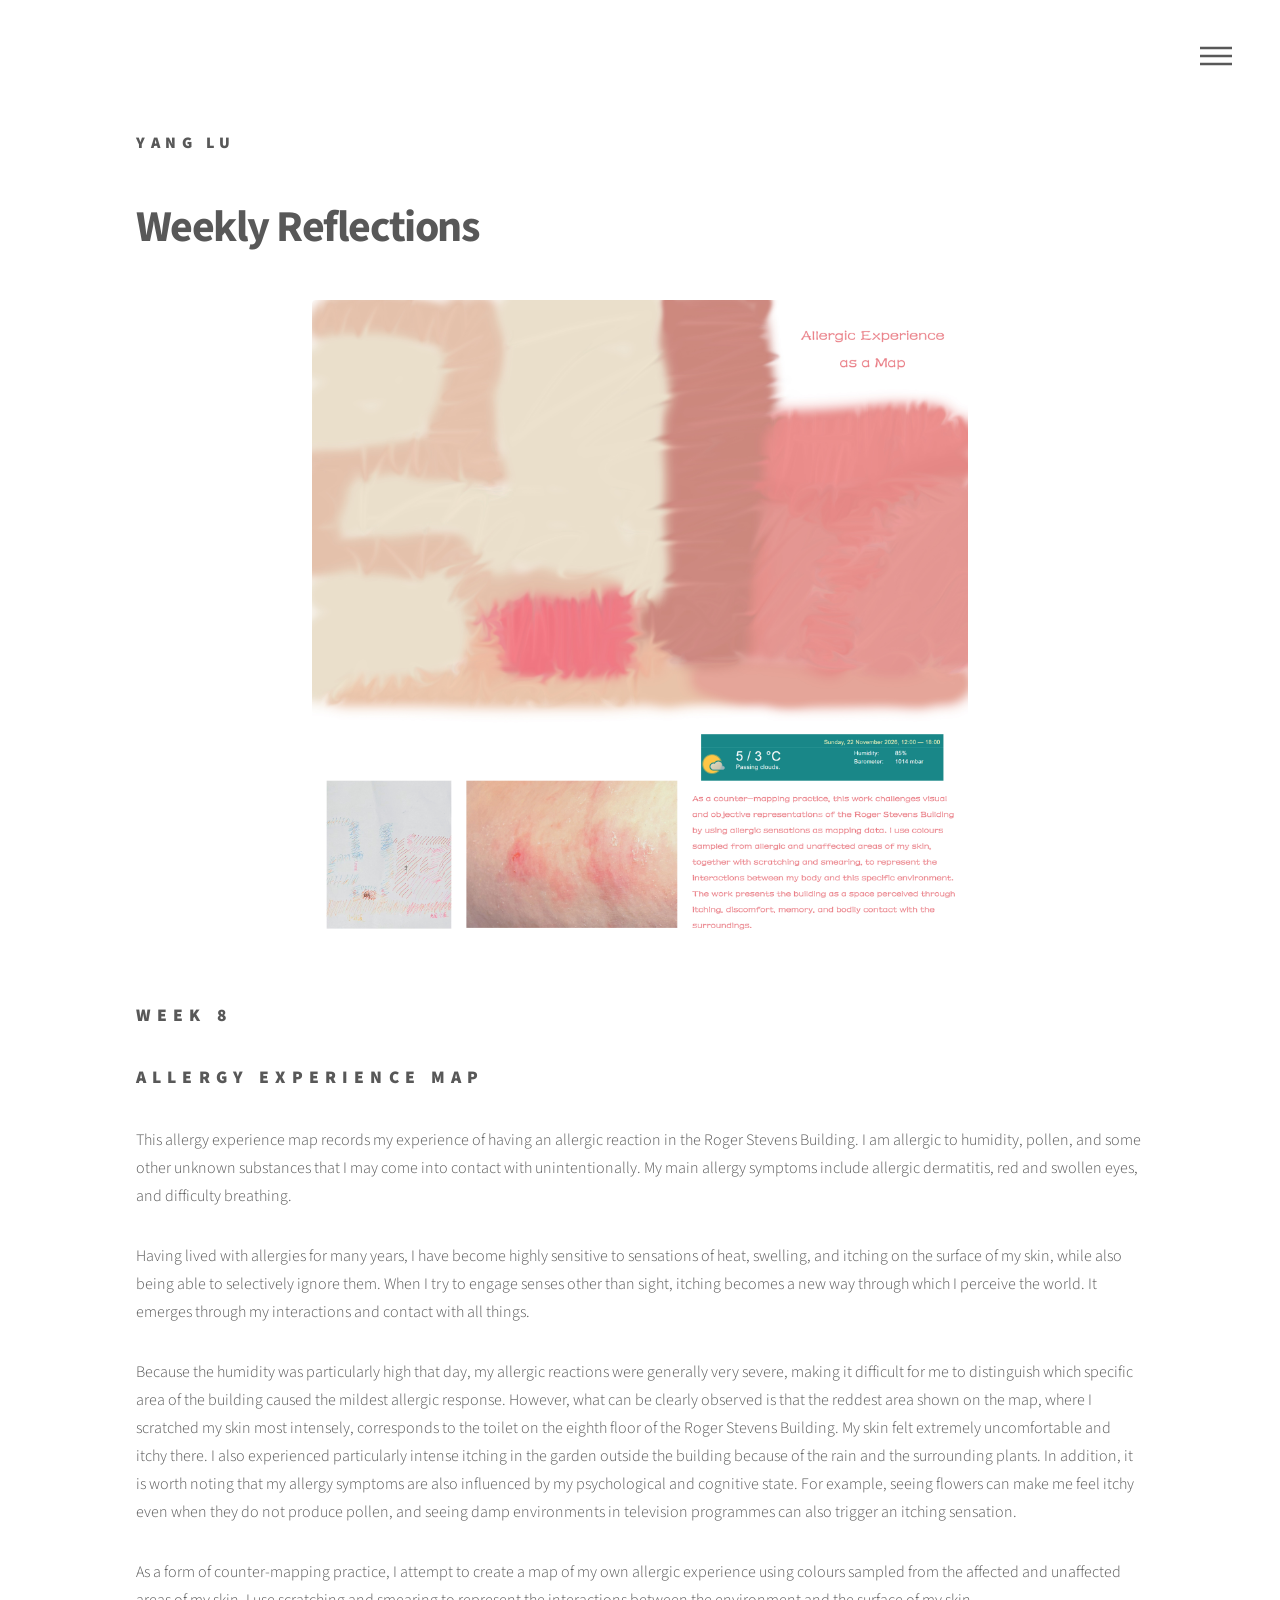
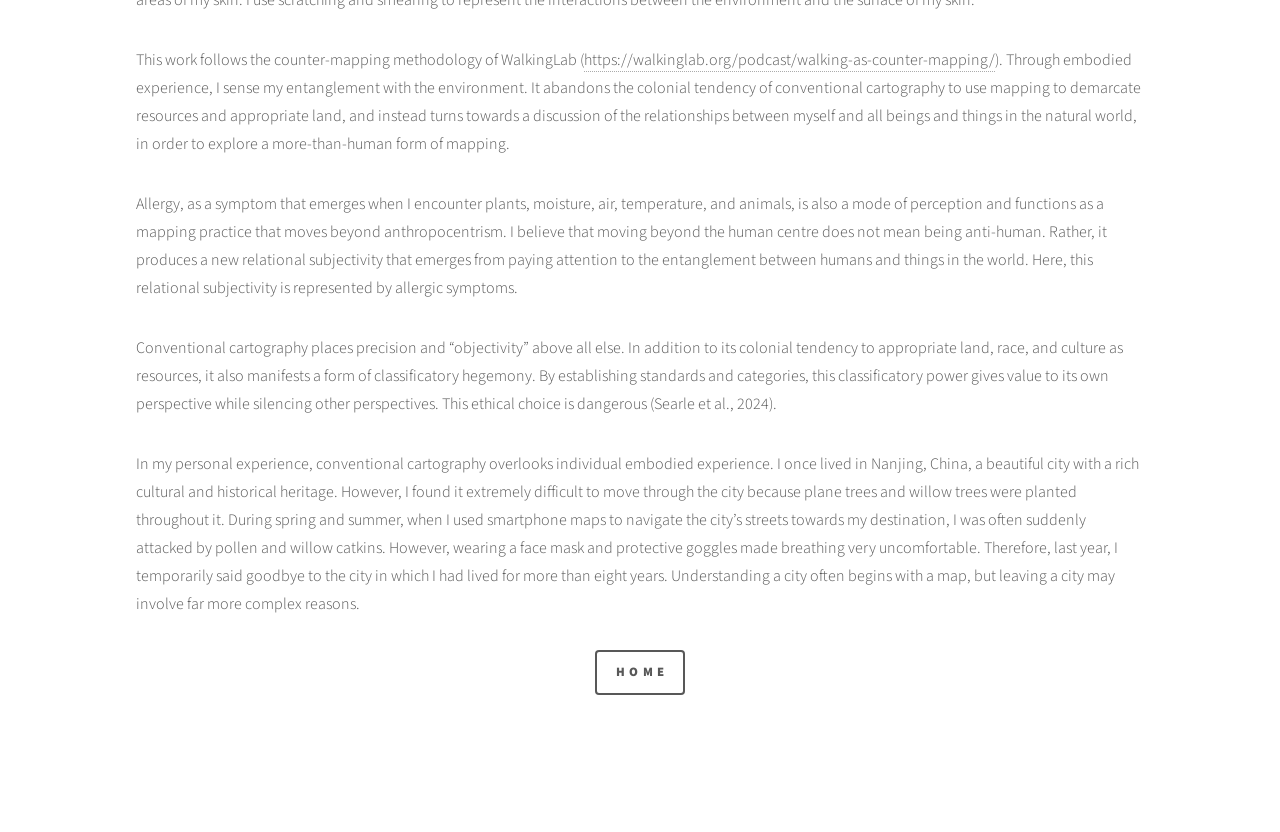
<file: week8.html>
<!DOCTYPE HTML>
<!--
	Phantom by HTML5 UP
	html5up.net | @ajlkn
	Free for personal and commercial use under the CCA 3.0 license (html5up.net/license)
-->
<html>
	<head>
		<title>Luke's Weekly Reflections</title>
		<meta charset="utf-8" />
		<meta name="viewport" content="width=device-width, initial-scale=1, user-scalable=no" />
		<link rel="stylesheet" href="assets/css/main.css" />
		<noscript><link rel="stylesheet" href="assets/css/noscript.css" /></noscript>
	</head>
	<body class="is-preload">
		<!-- Wrapper -->
			<div id="wrapper">

				<!-- Header -->
					<header id="header">
						<div class="inner">

							<!-- Logo -->
								<a href="index.html" class="logo">
									<span class="symbol"><img src="images/logo.svg" alt="" /></span><span class="title">YANG LU</span>
								</a>

							<!-- Nav -->
								<nav>
									<ul>
										<li><a href="#menu">Menu</a></li>
									</ul>
								</nav>

						</div>
					</header>

				<!-- Menu -->
					<nav id="menu">
						<h2>Menu</h2>
						<ul>
							<li><a href="index.html">Home</a></li>
					<li>
						<details>
    <summary>weekly reflections</summary>
    <ul>
      <li><a href="week1.html">Week 1</a></li>
      <li><a href="week2.html">Week 2</a></li>
      <li><a href="week3.html">Week 3</a></li>
      <li><a href="week4.html">Week 4</a></li>
      <li><a href="week5.html">Week 5</a></li>
      <li><a href="week6.html">Week 6</a></li>
      <li><a href="week7.html">Week 7</a></li>
      <li><a href="week8.html">Week 8</a></li>
    </ul>
  </details>
</li>
							<li><a href="works.html">works</a></li>
							<li><a href="contact.html">contact me</a></li>
						</ul>
					</nav>

				<!-- Main -->
					<div id="main">
						<div class="inner">
							<h1>Weekly Reflections</h1>
							<span class="image main week6-header"><img src="images/allergic.jpg" alt="" /></span>
							<h2>Week 8</h2>

<section>

    <h2>Allergy Experience Map</h2>
  
    <p>
        This allergy experience map records my experience of having an allergic reaction in the Roger Stevens Building. I am allergic to humidity, pollen, and some other unknown substances that I may come into contact with unintentionally. My main allergy symptoms include allergic dermatitis, red and swollen eyes, and difficulty breathing.
    </p>

    <p>
        Having lived with allergies for many years, I have become highly sensitive to sensations of heat, swelling, and itching on the surface of my skin, while also being able to selectively ignore them. When I try to engage senses other than sight, itching becomes a new way through which I perceive the world. It emerges through my interactions and contact with all things.
    </p>

    <p>
        Because the humidity was particularly high that day, my allergic reactions were generally very severe, making it difficult for me to distinguish which specific area of the building caused the mildest allergic response. However, what can be clearly observed is that the reddest area shown on the map, where I scratched my skin most intensely, corresponds to the toilet on the eighth floor of the Roger Stevens Building. My skin felt extremely uncomfortable and itchy there. I also experienced particularly intense itching in the garden outside the building because of the rain and the surrounding plants. In addition, it is worth noting that my allergy symptoms are also influenced by my psychological and cognitive state. For example, seeing flowers can make me feel itchy even when they do not produce pollen, and seeing damp environments in television programmes can also trigger an itching sensation.
    </p>

    <p>
        As a form of counter-mapping practice, I attempt to create a map of my own allergic experience using colours sampled from the affected and unaffected areas of my skin. I use scratching and smearing to represent the interactions between the environment and the surface of my skin.
    </p>

    <p>
        This work follows the counter-mapping methodology of WalkingLab (<a href="https://walkinglab.org/podcast/walking-as-counter-mapping/" target="_blank" rel="noopener noreferrer">https://walkinglab.org/podcast/walking-as-counter-mapping/</a>). Through embodied experience, I sense my entanglement with the environment. It abandons the colonial tendency of conventional cartography to use mapping to demarcate resources and appropriate land, and instead turns towards a discussion of the relationships between myself and all beings and things in the natural world, in order to explore a more-than-human form of mapping.
    </p>

    <p>
        Allergy, as a symptom that emerges when I encounter plants, moisture, air, temperature, and animals, is also a mode of perception and functions as a mapping practice that moves beyond anthropocentrism. I believe that moving beyond the human centre does not mean being anti-human. Rather, it produces a new relational subjectivity that emerges from paying attention to the entanglement between humans and things in the world. Here, this relational subjectivity is represented by allergic symptoms.
    </p>

    <p>
        Conventional cartography places precision and “objectivity” above all else. In addition to its colonial tendency to appropriate land, race, and culture as resources, it also manifests a form of classificatory hegemony. By establishing standards and categories, this classificatory power gives value to its own perspective while silencing other perspectives. This ethical choice is dangerous (Searle et al., 2024).
    </p>

    <p>
        In my personal experience, conventional cartography overlooks individual embodied experience. I once lived in Nanjing, China, a beautiful city with a rich cultural and historical heritage. However, I found it extremely difficult to move through the city because plane trees and willow trees were planted throughout it. During spring and summer, when I used smartphone maps to navigate the city’s streets towards my destination, I was often suddenly attacked by pollen and willow catkins. However, wearing a face mask and protective goggles made breathing very uncomfortable. Therefore, last year, I temporarily said goodbye to the city in which I had lived for more than eight years. Understanding a city often begins with a map, but leaving a city may involve far more complex reasons.
    </p>

</section>



							
<ul class="actions home-button">
  <li><a href="index.html" class="button">Home</a></li>
</ul>

				<!-- Footer -->
				
		<!-- Scripts -->
			<script src="assets/js/jquery.min.js"></script>
			<script src="assets/js/browser.min.js"></script>
			<script src="assets/js/breakpoints.min.js"></script>
			<script src="assets/js/util.js"></script>
			<script src="assets/js/main.js"></script>

	</body>
</html>
</file>
<file: assets/css/noscript.css>
/*
	Phantom by HTML5 UP
	html5up.net | @ajlkn
	Free for personal and commercial use under the CCA 3.0 license (html5up.net/license)
*/

/* Tiles */

	body.is-preload .tiles article {
		-moz-transform: none;
		-webkit-transform: none;
		-ms-transform: none;
		transform: none;
		opacity: 1;
	}
</file>
<file: assets/css/main.css>
@import url(fontawesome-all.min.css);
@import url("https://fonts.googleapis.com/css?family=Source+Sans+Pro:300,700,900");

/*
	Phantom by HTML5 UP
	html5up.net | @ajlkn
	Free for personal and commercial use under the CCA 3.0 license (html5up.net/license)
*/

html, body, div, span, applet, object,
iframe, h1, h2, h3, h4, h5, h6, p, blockquote,
pre, a, abbr, acronym, address, big, cite,
code, del, dfn, em, img, ins, kbd, q, s, samp,
small, strike, strong, sub, sup, tt, var, b,
u, i, center, dl, dt, dd, ol, ul, li, fieldset,
form, label, legend, table, caption, tbody,
tfoot, thead, tr, th, td, article, aside,
canvas, details, embed, figure, figcaption,
footer, header, hgroup, menu, nav, output, ruby,
section, summary, time, mark, audio, video {
	margin: 0;
	padding: 0;
	border: 0;
	font-size: 100%;
	font: inherit;
	vertical-align: baseline;}

article, aside, details, figcaption, figure,
footer, header, hgroup, menu, nav, section {
	display: block;}

body {
	line-height: 1;
}

ol, ul {
	list-style: none;
}

blockquote, q {
	quotes: none;
}

	blockquote:before, blockquote:after, q:before, q:after {
		content: '';
		content: none;
	}

table {
	border-collapse: collapse;
	border-spacing: 0;
}

body {
	-webkit-text-size-adjust: none;
}

mark {
	background-color: transparent;
	color: inherit;
}

input::-moz-focus-inner {
	border: 0;
	padding: 0;
}

input, select, textarea {
	-moz-appearance: none;
	-webkit-appearance: none;
	-ms-appearance: none;
	appearance: none;
}

/* Basic */

	@-ms-viewport {
		width: device-width;
	}

	body {
		-ms-overflow-style: scrollbar;
	}

	@media screen and (max-width: 480px) {

		html, body {
			min-width: 320px;
		}

	}

	html {
		box-sizing: border-box;
	}

	*, *:before, *:after {
		box-sizing: inherit;
	}

	body {
		background: #ffffff;
	}

		body.is-preload *, body.is-preload *:before, body.is-preload *:after {
			-moz-animation: none !important;
			-webkit-animation: none !important;
			-ms-animation: none !important;
			animation: none !important;
			-moz-transition: none !important;
			-webkit-transition: none !important;
			-ms-transition: none !important;
			transition: none !important;
		}

/* Type */

	body, input, select, textarea {
		color: #585858;
		font-family: "Source Sans Pro", Helvetica, sans-serif;
		font-size: 16pt;
		font-weight: 300;
		line-height: 1.75;
	}

		@media screen and (max-width: 1680px) {

			body, input, select, textarea {
				font-size: 14pt;
			}

		}

		@media screen and (max-width: 1280px) {

			body, input, select, textarea {
				font-size: 12pt;
			}

		}

	a {
		-moz-transition: border-bottom-color 0.2s ease, color 0.2s ease;
		-webkit-transition: border-bottom-color 0.2s ease, color 0.2s ease;
		-ms-transition: border-bottom-color 0.2s ease, color 0.2s ease;
		transition: border-bottom-color 0.2s ease, color 0.2s ease;
		text-decoration: none;
		color: #585858;
		border-bottom: dotted 1px rgba(88, 88, 88, 0.5);
	}

		a:hover {
			border-bottom-color: transparent;
			color: #f2849e !important;
		}

	strong, b {
		font-weight: 900;
	}

	em, i {
		font-style: italic;
	}

	p {
		margin: 0 0 2em 0;
	}

	h1 {
		font-size: 2.75em;
		font-weight: 700;
		line-height: 1.3;
		margin: 0 0 1em 0;
		letter-spacing: -0.035em;
	}

		h1 a {
			color: inherit;
		}

		@media screen and (max-width: 736px) {

			h1 {
				font-size: 2em;
				margin: 0 0 1em 0;
			}

		}

		@media screen and (max-width: 360px) {

			h1 {
				font-size: 1.75em;
			}

		}

	h2, h3, h4, h5, h6 {
		font-weight: 900;
		line-height: 1.5;
		margin: 0 0 2em 0;
		text-transform: uppercase;
		letter-spacing: 0.35em;
	}

		h2 a, h3 a, h4 a, h5 a, h6 a {
			color: inherit;
		}

	h2 {
		font-size: 1.1em;
	}

	h3 {
		font-size: 1em;
	}

	h4 {
		font-size: 0.8em;
	}

	h5 {
		font-size: 0.8em;
	}

	h6 {
		font-size: 0.8em;
	}

	@media screen and (max-width: 980px) {

		h1 br, h2 br, h3 br, h4 br, h5 br, h6 br {
			display: none;
		}

	}

	@media screen and (max-width: 736px) {

		h2 {
			font-size: 1em;
		}

		h3 {
			font-size: 0.8em;
		}

	}

	sub {
		font-size: 0.8em;
		position: relative;
		top: 0.5em;
	}

	sup {
		font-size: 0.8em;
		position: relative;
		top: -0.5em;
	}

	blockquote {
		border-left: solid 4px #c9c9c9;
		font-style: italic;
		margin: 0 0 2em 0;
		padding: 0.5em 0 0.5em 2em;
	}

	code {
		background: rgba(144, 144, 144, 0.075);
		border-radius: 4px;
		border: solid 1px #c9c9c9;
		font-family: "Courier New", monospace;
		font-size: 0.9em;
		margin: 0 0.25em;
		padding: 0.25em 0.65em;
	}

	pre {
		-webkit-overflow-scrolling: touch;
		font-family: "Courier New", monospace;
		font-size: 0.9em;
		margin: 0 0 2em 0;
	}

		pre code {
			display: block;
			line-height: 1.75;
			padding: 1em 1.5em;
			overflow-x: auto;
		}

	hr {
		border: 0;
		border-bottom: solid 1px #c9c9c9;
		margin: 2em 0;
	}

		hr.major {
			margin: 3em 0;
		}

	.align-left {
		text-align: left;
	}

	.align-center {
		text-align: center;
	}

	.align-right {
		text-align: right;
	}

/* Row */

	.row {
		display: flex;
		flex-wrap: wrap;
		box-sizing: border-box;
		align-items: stretch;
	}

		.row > * {
			box-sizing: border-box;
		}

		.row.gtr-uniform > * > :last-child {
			margin-bottom: 0;
		}

		.row.aln-left {
			justify-content: flex-start;
		}

		.row.aln-center {
			justify-content: center;
		}

		.row.aln-right {
			justify-content: flex-end;
		}

		.row.aln-top {
			align-items: flex-start;
		}

		.row.aln-middle {
			align-items: center;
		}

		.row.aln-bottom {
			align-items: flex-end;
		}

		.row > .imp {
			order: -1;
		}

		.row > .col-1 {
			width: 8.33333%;
		}

		.row > .off-1 {
			margin-left: 8.33333%;
		}

		.row > .col-2 {
			width: 16.66667%;
		}

		.row > .off-2 {
			margin-left: 16.66667%;
		}

		.row > .col-3 {
			width: 25%;
		}

		.row > .off-3 {
			margin-left: 25%;
		}

		.row > .col-4 {
			width: 33.33333%;
		}

		.row > .off-4 {
			margin-left: 33.33333%;
		}

		.row > .col-5 {
			width: 41.66667%;
		}

		.row > .off-5 {
			margin-left: 41.66667%;
		}

		.row > .col-6 {
			width: 50%;
		}

		.row > .off-6 {
			margin-left: 50%;
		}

		.row > .col-7 {
			width: 58.33333%;
		}

		.row > .off-7 {
			margin-left: 58.33333%;
		}

		.row > .col-8 {
			width: 66.66667%;
		}

		.row > .off-8 {
			margin-left: 66.66667%;
		}

		.row > .col-9 {
			width: 75%;
		}

		.row > .off-9 {
			margin-left: 75%;
		}

		.row > .col-10 {
			width: 83.33333%;
		}

		.row > .off-10 {
			margin-left: 83.33333%;
		}

		.row > .col-11 {
			width: 91.66667%;
		}

		.row > .off-11 {
			margin-left: 91.66667%;
		}

		.row > .col-12 {
			width: 100%;
		}

		.row > .off-12 {
			margin-left: 100%;
		}

		.row.gtr-0 {
			margin-top: 0;
			margin-left: 0em;
		}

			.row.gtr-0 > * {
				padding: 0 0 0 0em;
			}

			.row.gtr-0.gtr-uniform {
				margin-top: 0em;
			}

				.row.gtr-0.gtr-uniform > * {
					padding-top: 0em;
				}

		.row.gtr-25 {
			margin-top: 0;
			margin-left: -0.5em;
		}

			.row.gtr-25 > * {
				padding: 0 0 0 0.5em;
			}

			.row.gtr-25.gtr-uniform {
				margin-top: -0.5em;
			}

				.row.gtr-25.gtr-uniform > * {
					padding-top: 0.5em;
				}

		.row.gtr-50 {
			margin-top: 0;
			margin-left: -1em;
		}

			.row.gtr-50 > * {
				padding: 0 0 0 1em;
			}

			.row.gtr-50.gtr-uniform {
				margin-top: -1em;
			}

				.row.gtr-50.gtr-uniform > * {
					padding-top: 1em;
				}

		.row {
			margin-top: 0;
			margin-left: -2em;
		}

			.row > * {
				padding: 0 0 0 2em;
			}

			.row.gtr-uniform {
				margin-top: -2em;
			}

				.row.gtr-uniform > * {
					padding-top: 2em;
				}

		.row.gtr-150 {
			margin-top: 0;
			margin-left: -3em;
		}

			.row.gtr-150 > * {
				padding: 0 0 0 3em;
			}

			.row.gtr-150.gtr-uniform {
				margin-top: -3em;
			}

				.row.gtr-150.gtr-uniform > * {
					padding-top: 3em;
				}

		.row.gtr-200 {
			margin-top: 0;
			margin-left: -4em;
		}

			.row.gtr-200 > * {
				padding: 0 0 0 4em;
			}

			.row.gtr-200.gtr-uniform {
				margin-top: -4em;
			}

				.row.gtr-200.gtr-uniform > * {
					padding-top: 4em;
				}

		@media screen and (max-width: 1680px) {

			.row {
				display: flex;
				flex-wrap: wrap;
				box-sizing: border-box;
				align-items: stretch;
			}

				.row > * {
					box-sizing: border-box;
				}

				.row.gtr-uniform > * > :last-child {
					margin-bottom: 0;
				}

				.row.aln-left {
					justify-content: flex-start;
				}

				.row.aln-center {
					justify-content: center;
				}

				.row.aln-right {
					justify-content: flex-end;
				}

				.row.aln-top {
					align-items: flex-start;
				}

				.row.aln-middle {
					align-items: center;
				}

				.row.aln-bottom {
					align-items: flex-end;
				}

				.row > .imp-xlarge {
					order: -1;
				}

				.row > .col-1-xlarge {
					width: 8.33333%;
				}

				.row > .off-1-xlarge {
					margin-left: 8.33333%;
				}

				.row > .col-2-xlarge {
					width: 16.66667%;
				}

				.row > .off-2-xlarge {
					margin-left: 16.66667%;
				}

				.row > .col-3-xlarge {
					width: 25%;
				}

				.row > .off-3-xlarge {
					margin-left: 25%;
				}

				.row > .col-4-xlarge {
					width: 33.33333%;
				}

				.row > .off-4-xlarge {
					margin-left: 33.33333%;
				}

				.row > .col-5-xlarge {
					width: 41.66667%;
				}

				.row > .off-5-xlarge {
					margin-left: 41.66667%;
				}

				.row > .col-6-xlarge {
					width: 50%;
				}

				.row > .off-6-xlarge {
					margin-left: 50%;
				}

				.row > .col-7-xlarge {
					width: 58.33333%;
				}

				.row > .off-7-xlarge {
					margin-left: 58.33333%;
				}

				.row > .col-8-xlarge {
					width: 66.66667%;
				}

				.row > .off-8-xlarge {
					margin-left: 66.66667%;
				}

				.row > .col-9-xlarge {
					width: 75%;
				}

				.row > .off-9-xlarge {
					margin-left: 75%;
				}

				.row > .col-10-xlarge {
					width: 83.33333%;
				}

				.row > .off-10-xlarge {
					margin-left: 83.33333%;
				}

				.row > .col-11-xlarge {
					width: 91.66667%;
				}

				.row > .off-11-xlarge {
					margin-left: 91.66667%;
				}

				.row > .col-12-xlarge {
					width: 100%;
				}

				.row > .off-12-xlarge {
					margin-left: 100%;
				}

				.row.gtr-0 {
					margin-top: 0;
					margin-left: 0em;
				}

					.row.gtr-0 > * {
						padding: 0 0 0 0em;
					}

					.row.gtr-0.gtr-uniform {
						margin-top: 0em;
					}

						.row.gtr-0.gtr-uniform > * {
							padding-top: 0em;
						}

				.row.gtr-25 {
					margin-top: 0;
					margin-left: -0.5em;
				}

					.row.gtr-25 > * {
						padding: 0 0 0 0.5em;
					}

					.row.gtr-25.gtr-uniform {
						margin-top: -0.5em;
					}

						.row.gtr-25.gtr-uniform > * {
							padding-top: 0.5em;
						}

				.row.gtr-50 {
					margin-top: 0;
					margin-left: -1em;
				}

					.row.gtr-50 > * {
						padding: 0 0 0 1em;
					}

					.row.gtr-50.gtr-uniform {
						margin-top: -1em;
					}

						.row.gtr-50.gtr-uniform > * {
							padding-top: 1em;
						}

				.row {
					margin-top: 0;
					margin-left: -2em;
				}

					.row > * {
						padding: 0 0 0 2em;
					}

					.row.gtr-uniform {
						margin-top: -2em;
					}

						.row.gtr-uniform > * {
							padding-top: 2em;
						}

				.row.gtr-150 {
					margin-top: 0;
					margin-left: -3em;
				}

					.row.gtr-150 > * {
						padding: 0 0 0 3em;
					}

					.row.gtr-150.gtr-uniform {
						margin-top: -3em;
					}

						.row.gtr-150.gtr-uniform > * {
							padding-top: 3em;
						}

				.row.gtr-200 {
					margin-top: 0;
					margin-left: -4em;
				}

					.row.gtr-200 > * {
						padding: 0 0 0 4em;
					}

					.row.gtr-200.gtr-uniform {
						margin-top: -4em;
					}

						.row.gtr-200.gtr-uniform > * {
							padding-top: 4em;
						}

		}

		@media screen and (max-width: 1280px) {

			.row {
				display: flex;
				flex-wrap: wrap;
				box-sizing: border-box;
				align-items: stretch;
			}

				.row > * {
					box-sizing: border-box;
				}

				.row.gtr-uniform > * > :last-child {
					margin-bottom: 0;
				}

				.row.aln-left {
					justify-content: flex-start;
				}

				.row.aln-center {
					justify-content: center;
				}

				.row.aln-right {
					justify-content: flex-end;
				}

				.row.aln-top {
					align-items: flex-start;
				}

				.row.aln-middle {
					align-items: center;
				}

				.row.aln-bottom {
					align-items: flex-end;
				}

				.row > .imp-large {
					order: -1;
				}

				.row > .col-1-large {
					width: 8.33333%;
				}

				.row > .off-1-large {
					margin-left: 8.33333%;
				}

				.row > .col-2-large {
					width: 16.66667%;
				}

				.row > .off-2-large {
					margin-left: 16.66667%;
				}

				.row > .col-3-large {
					width: 25%;
				}

				.row > .off-3-large {
					margin-left: 25%;
				}

				.row > .col-4-large {
					width: 33.33333%;
				}

				.row > .off-4-large {
					margin-left: 33.33333%;
				}

				.row > .col-5-large {
					width: 41.66667%;
				}

				.row > .off-5-large {
					margin-left: 41.66667%;
				}

				.row > .col-6-large {
					width: 50%;
				}

				.row > .off-6-large {
					margin-left: 50%;
				}

				.row > .col-7-large {
					width: 58.33333%;
				}

				.row > .off-7-large {
					margin-left: 58.33333%;
				}

				.row > .col-8-large {
					width: 66.66667%;
				}

				.row > .off-8-large {
					margin-left: 66.66667%;
				}

				.row > .col-9-large {
					width: 75%;
				}

				.row > .off-9-large {
					margin-left: 75%;
				}

				.row > .col-10-large {
					width: 83.33333%;
				}

				.row > .off-10-large {
					margin-left: 83.33333%;
				}

				.row > .col-11-large {
					width: 91.66667%;
				}

				.row > .off-11-large {
					margin-left: 91.66667%;
				}

				.row > .col-12-large {
					width: 100%;
				}

				.row > .off-12-large {
					margin-left: 100%;
				}

				.row.gtr-0 {
					margin-top: 0;
					margin-left: 0em;
				}

					.row.gtr-0 > * {
						padding: 0 0 0 0em;
					}

					.row.gtr-0.gtr-uniform {
						margin-top: 0em;
					}

						.row.gtr-0.gtr-uniform > * {
							padding-top: 0em;
						}

				.row.gtr-25 {
					margin-top: 0;
					margin-left: -0.5em;
				}

					.row.gtr-25 > * {
						padding: 0 0 0 0.5em;
					}

					.row.gtr-25.gtr-uniform {
						margin-top: -0.5em;
					}

						.row.gtr-25.gtr-uniform > * {
							padding-top: 0.5em;
						}

				.row.gtr-50 {
					margin-top: 0;
					margin-left: -1em;
				}

					.row.gtr-50 > * {
						padding: 0 0 0 1em;
					}

					.row.gtr-50.gtr-uniform {
						margin-top: -1em;
					}

						.row.gtr-50.gtr-uniform > * {
							padding-top: 1em;
						}

				.row {
					margin-top: 0;
					margin-left: -2em;
				}

					.row > * {
						padding: 0 0 0 2em;
					}

					.row.gtr-uniform {
						margin-top: -2em;
					}

						.row.gtr-uniform > * {
							padding-top: 2em;
						}

				.row.gtr-150 {
					margin-top: 0;
					margin-left: -3em;
				}

					.row.gtr-150 > * {
						padding: 0 0 0 3em;
					}

					.row.gtr-150.gtr-uniform {
						margin-top: -3em;
					}

						.row.gtr-150.gtr-uniform > * {
							padding-top: 3em;
						}

				.row.gtr-200 {
					margin-top: 0;
					margin-left: -4em;
				}

					.row.gtr-200 > * {
						padding: 0 0 0 4em;
					}

					.row.gtr-200.gtr-uniform {
						margin-top: -4em;
					}

						.row.gtr-200.gtr-uniform > * {
							padding-top: 4em;
						}

		}

		@media screen and (max-width: 980px) {

			.row {
				display: flex;
				flex-wrap: wrap;
				box-sizing: border-box;
				align-items: stretch;
			}

				.row > * {
					box-sizing: border-box;
				}

				.row.gtr-uniform > * > :last-child {
					margin-bottom: 0;
				}

				.row.aln-left {
					justify-content: flex-start;
				}

				.row.aln-center {
					justify-content: center;
				}

				.row.aln-right {
					justify-content: flex-end;
				}

				.row.aln-top {
					align-items: flex-start;
				}

				.row.aln-middle {
					align-items: center;
				}

				.row.aln-bottom {
					align-items: flex-end;
				}

				.row > .imp-medium {
					order: -1;
				}

				.row > .col-1-medium {
					width: 8.33333%;
				}

				.row > .off-1-medium {
					margin-left: 8.33333%;
				}

				.row > .col-2-medium {
					width: 16.66667%;
				}

				.row > .off-2-medium {
					margin-left: 16.66667%;
				}

				.row > .col-3-medium {
					width: 25%;
				}

				.row > .off-3-medium {
					margin-left: 25%;
				}

				.row > .col-4-medium {
					width: 33.33333%;
				}

				.row > .off-4-medium {
					margin-left: 33.33333%;
				}

				.row > .col-5-medium {
					width: 41.66667%;
				}

				.row > .off-5-medium {
					margin-left: 41.66667%;
				}

				.row > .col-6-medium {
					width: 50%;
				}

				.row > .off-6-medium {
					margin-left: 50%;
				}

				.row > .col-7-medium {
					width: 58.33333%;
				}

				.row > .off-7-medium {
					margin-left: 58.33333%;
				}

				.row > .col-8-medium {
					width: 66.66667%;
				}

				.row > .off-8-medium {
					margin-left: 66.66667%;
				}

				.row > .col-9-medium {
					width: 75%;
				}

				.row > .off-9-medium {
					margin-left: 75%;
				}

				.row > .col-10-medium {
					width: 83.33333%;
				}

				.row > .off-10-medium {
					margin-left: 83.33333%;
				}

				.row > .col-11-medium {
					width: 91.66667%;
				}

				.row > .off-11-medium {
					margin-left: 91.66667%;
				}

				.row > .col-12-medium {
					width: 100%;
				}

				.row > .off-12-medium {
					margin-left: 100%;
				}

				.row.gtr-0 {
					margin-top: 0;
					margin-left: 0em;
				}

					.row.gtr-0 > * {
						padding: 0 0 0 0em;
					}

					.row.gtr-0.gtr-uniform {
						margin-top: 0em;
					}

						.row.gtr-0.gtr-uniform > * {
							padding-top: 0em;
						}

				.row.gtr-25 {
					margin-top: 0;
					margin-left: -0.375em;
				}

					.row.gtr-25 > * {
						padding: 0 0 0 0.375em;
					}

					.row.gtr-25.gtr-uniform {
						margin-top: -0.375em;
					}

						.row.gtr-25.gtr-uniform > * {
							padding-top: 0.375em;
						}

				.row.gtr-50 {
					margin-top: 0;
					margin-left: -0.75em;
				}

					.row.gtr-50 > * {
						padding: 0 0 0 0.75em;
					}

					.row.gtr-50.gtr-uniform {
						margin-top: -0.75em;
					}

						.row.gtr-50.gtr-uniform > * {
							padding-top: 0.75em;
						}

				.row {
					margin-top: 0;
					margin-left: -1.5em;
				}

					.row > * {
						padding: 0 0 0 1.5em;
					}

					.row.gtr-uniform {
						margin-top: -1.5em;
					}

						.row.gtr-uniform > * {
							padding-top: 1.5em;
						}

				.row.gtr-150 {
					margin-top: 0;
					margin-left: -2.25em;
				}

					.row.gtr-150 > * {
						padding: 0 0 0 2.25em;
					}

					.row.gtr-150.gtr-uniform {
						margin-top: -2.25em;
					}

						.row.gtr-150.gtr-uniform > * {
							padding-top: 2.25em;
						}

				.row.gtr-200 {
					margin-top: 0;
					margin-left: -3em;
				}

					.row.gtr-200 > * {
						padding: 0 0 0 3em;
					}

					.row.gtr-200.gtr-uniform {
						margin-top: -3em;
					}

						.row.gtr-200.gtr-uniform > * {
							padding-top: 3em;
						}

		}

		@media screen and (max-width: 736px) {

			.row {
				display: flex;
				flex-wrap: wrap;
				box-sizing: border-box;
				align-items: stretch;
			}

				.row > * {
					box-sizing: border-box;
				}

				.row.gtr-uniform > * > :last-child {
					margin-bottom: 0;
				}

				.row.aln-left {
					justify-content: flex-start;
				}

				.row.aln-center {
					justify-content: center;
				}

				.row.aln-right {
					justify-content: flex-end;
				}

				.row.aln-top {
					align-items: flex-start;
				}

				.row.aln-middle {
					align-items: center;
				}

				.row.aln-bottom {
					align-items: flex-end;
				}

				.row > .imp-small {
					order: -1;
				}

				.row > .col-1-small {
					width: 8.33333%;
				}

				.row > .off-1-small {
					margin-left: 8.33333%;
				}

				.row > .col-2-small {
					width: 16.66667%;
				}

				.row > .off-2-small {
					margin-left: 16.66667%;
				}

				.row > .col-3-small {
					width: 25%;
				}

				.row > .off-3-small {
					margin-left: 25%;
				}

				.row > .col-4-small {
					width: 33.33333%;
				}

				.row > .off-4-small {
					margin-left: 33.33333%;
				}

				.row > .col-5-small {
					width: 41.66667%;
				}

				.row > .off-5-small {
					margin-left: 41.66667%;
				}

				.row > .col-6-small {
					width: 50%;
				}

				.row > .off-6-small {
					margin-left: 50%;
				}

				.row > .col-7-small {
					width: 58.33333%;
				}

				.row > .off-7-small {
					margin-left: 58.33333%;
				}

				.row > .col-8-small {
					width: 66.66667%;
				}

				.row > .off-8-small {
					margin-left: 66.66667%;
				}

				.row > .col-9-small {
					width: 75%;
				}

				.row > .off-9-small {
					margin-left: 75%;
				}

				.row > .col-10-small {
					width: 83.33333%;
				}

				.row > .off-10-small {
					margin-left: 83.33333%;
				}

				.row > .col-11-small {
					width: 91.66667%;
				}

				.row > .off-11-small {
					margin-left: 91.66667%;
				}

				.row > .col-12-small {
					width: 100%;
				}

				.row > .off-12-small {
					margin-left: 100%;
				}

				.row.gtr-0 {
					margin-top: 0;
					margin-left: 0em;
				}

					.row.gtr-0 > * {
						padding: 0 0 0 0em;
					}

					.row.gtr-0.gtr-uniform {
						margin-top: 0em;
					}

						.row.gtr-0.gtr-uniform > * {
							padding-top: 0em;
						}

				.row.gtr-25 {
					margin-top: 0;
					margin-left: -0.25em;
				}

					.row.gtr-25 > * {
						padding: 0 0 0 0.25em;
					}

					.row.gtr-25.gtr-uniform {
						margin-top: -0.25em;
					}

						.row.gtr-25.gtr-uniform > * {
							padding-top: 0.25em;
						}

				.row.gtr-50 {
					margin-top: 0;
					margin-left: -0.5em;
				}

					.row.gtr-50 > * {
						padding: 0 0 0 0.5em;
					}

					.row.gtr-50.gtr-uniform {
						margin-top: -0.5em;
					}

						.row.gtr-50.gtr-uniform > * {
							padding-top: 0.5em;
						}

				.row {
					margin-top: 0;
					margin-left: -1em;
				}

					.row > * {
						padding: 0 0 0 1em;
					}

					.row.gtr-uniform {
						margin-top: -1em;
					}

						.row.gtr-uniform > * {
							padding-top: 1em;
						}

				.row.gtr-150 {
					margin-top: 0;
					margin-left: -1.5em;
				}

					.row.gtr-150 > * {
						padding: 0 0 0 1.5em;
					}

					.row.gtr-150.gtr-uniform {
						margin-top: -1.5em;
					}

						.row.gtr-150.gtr-uniform > * {
							padding-top: 1.5em;
						}

				.row.gtr-200 {
					margin-top: 0;
					margin-left: -2em;
				}

					.row.gtr-200 > * {
						padding: 0 0 0 2em;
					}

					.row.gtr-200.gtr-uniform {
						margin-top: -2em;
					}

						.row.gtr-200.gtr-uniform > * {
							padding-top: 2em;
						}

		}

		@media screen and (max-width: 480px) {

			.row {
				display: flex;
				flex-wrap: wrap;
				box-sizing: border-box;
				align-items: stretch;
			}

				.row > * {
					box-sizing: border-box;
				}

				.row.gtr-uniform > * > :last-child {
					margin-bottom: 0;
				}

				.row.aln-left {
					justify-content: flex-start;
				}

				.row.aln-center {
					justify-content: center;
				}

				.row.aln-right {
					justify-content: flex-end;
				}

				.row.aln-top {
					align-items: flex-start;
				}

				.row.aln-middle {
					align-items: center;
				}

				.row.aln-bottom {
					align-items: flex-end;
				}

				.row > .imp-xsmall {
					order: -1;
				}

				.row > .col-1-xsmall {
					width: 8.33333%;
				}

				.row > .off-1-xsmall {
					margin-left: 8.33333%;
				}

				.row > .col-2-xsmall {
					width: 16.66667%;
				}

				.row > .off-2-xsmall {
					margin-left: 16.66667%;
				}

				.row > .col-3-xsmall {
					width: 25%;
				}

				.row > .off-3-xsmall {
					margin-left: 25%;
				}

				.row > .col-4-xsmall {
					width: 33.33333%;
				}

				.row > .off-4-xsmall {
					margin-left: 33.33333%;
				}

				.row > .col-5-xsmall {
					width: 41.66667%;
				}

				.row > .off-5-xsmall {
					margin-left: 41.66667%;
				}

				.row > .col-6-xsmall {
					width: 50%;
				}

				.row > .off-6-xsmall {
					margin-left: 50%;
				}

				.row > .col-7-xsmall {
					width: 58.33333%;
				}

				.row > .off-7-xsmall {
					margin-left: 58.33333%;
				}

				.row > .col-8-xsmall {
					width: 66.66667%;
				}

				.row > .off-8-xsmall {
					margin-left: 66.66667%;
				}

				.row > .col-9-xsmall {
					width: 75%;
				}

				.row > .off-9-xsmall {
					margin-left: 75%;
				}

				.row > .col-10-xsmall {
					width: 83.33333%;
				}

				.row > .off-10-xsmall {
					margin-left: 83.33333%;
				}

				.row > .col-11-xsmall {
					width: 91.66667%;
				}

				.row > .off-11-xsmall {
					margin-left: 91.66667%;
				}

				.row > .col-12-xsmall {
					width: 100%;
				}

				.row > .off-12-xsmall {
					margin-left: 100%;
				}

				.row.gtr-0 {
					margin-top: 0;
					margin-left: 0em;
				}

					.row.gtr-0 > * {
						padding: 0 0 0 0em;
					}

					.row.gtr-0.gtr-uniform {
						margin-top: 0em;
					}

						.row.gtr-0.gtr-uniform > * {
							padding-top: 0em;
						}

				.row.gtr-25 {
					margin-top: 0;
					margin-left: -0.25em;
				}

					.row.gtr-25 > * {
						padding: 0 0 0 0.25em;
					}

					.row.gtr-25.gtr-uniform {
						margin-top: -0.25em;
					}

						.row.gtr-25.gtr-uniform > * {
							padding-top: 0.25em;
						}

				.row.gtr-50 {
					margin-top: 0;
					margin-left: -0.5em;
				}

					.row.gtr-50 > * {
						padding: 0 0 0 0.5em;
					}

					.row.gtr-50.gtr-uniform {
						margin-top: -0.5em;
					}

						.row.gtr-50.gtr-uniform > * {
							padding-top: 0.5em;
						}

				.row {
					margin-top: 0;
					margin-left: -1em;
				}

					.row > * {
						padding: 0 0 0 1em;
					}

					.row.gtr-uniform {
						margin-top: -1em;
					}

						.row.gtr-uniform > * {
							padding-top: 1em;
						}

				.row.gtr-150 {
					margin-top: 0;
					margin-left: -1.5em;
				}

					.row.gtr-150 > * {
						padding: 0 0 0 1.5em;
					}

					.row.gtr-150.gtr-uniform {
						margin-top: -1.5em;
					}

						.row.gtr-150.gtr-uniform > * {
							padding-top: 1.5em;
						}

				.row.gtr-200 {
					margin-top: 0;
					margin-left: -2em;
				}

					.row.gtr-200 > * {
						padding: 0 0 0 2em;
					}

					.row.gtr-200.gtr-uniform {
						margin-top: -2em;
					}

						.row.gtr-200.gtr-uniform > * {
							padding-top: 2em;
						}

		}

/* Section/Article */

	section.special, article.special {
		text-align: center;
	}

	header p {
		margin-top: -1em;
	}

	@media screen and (max-width: 736px) {

		header p {
			margin-top: 0;
		}

	}

/* Icon */

	.icon {
		text-decoration: none;
		border-bottom: none;
		position: relative;
	}

		.icon:before {
			-moz-osx-font-smoothing: grayscale;
			-webkit-font-smoothing: antialiased;
			display: inline-block;
			font-style: normal;
			font-variant: normal;
			text-rendering: auto;
			line-height: 1;
			text-transform: none !important;
			font-family: 'Font Awesome 5 Free';
			font-weight: 400;
		}

		.icon > .label {
			display: none;
		}

		.icon:before {
			line-height: inherit;
		}

		.icon.solid:before {
			font-weight: 900;
		}

		.icon.brands:before {
			font-family: 'Font Awesome 5 Brands';
		}

		.icon.style2 {
			-moz-transition: background-color 0.2s ease-in-out, color 0.2s ease-in-out, border-color 0.2s ease-in-out;
			-webkit-transition: background-color 0.2s ease-in-out, color 0.2s ease-in-out, border-color 0.2s ease-in-out;
			-ms-transition: background-color 0.2s ease-in-out, color 0.2s ease-in-out, border-color 0.2s ease-in-out;
			transition: background-color 0.2s ease-in-out, color 0.2s ease-in-out, border-color 0.2s ease-in-out;
			background-color: transparent;
			border: solid 1px #c9c9c9;
			border-radius: 4px;
			width: 2.65em;
			height: 2.65em;
			display: inline-block;
			text-align: center;
			line-height: 2.65em;
			color: inherit;
		}

			.icon.style2:before {
				font-size: 1.1em;
			}

			.icon.style2:hover {
				color: #f2849e;
				border-color: #f2849e;
			}

			.icon.style2:active {
				background-color: rgba(242, 132, 158, 0.1);
			}

/* List */

	ol {
		list-style: decimal;
		margin: 0 0 2em 0;
		padding-left: 1.25em;
	}

		ol li {
			padding-left: 0.25em;
		}

	ul {
		list-style: disc;
		margin: 0 0 2em 0;
		padding-left: 1em;
	}

		ul li {
			padding-left: 0.5em;
		}

		ul.alt {
			list-style: none;
			padding-left: 0;
		}

			ul.alt li {
				border-top: solid 1px #c9c9c9;
				padding: 0.5em 0;
			}

				ul.alt li:first-child {
					border-top: 0;
					padding-top: 0;
				}

	dl {
		margin: 0 0 2em 0;
	}

		dl dt {
			display: block;
			font-weight: 900;
			margin: 0 0 1em 0;
		}

		dl dd {
			margin-left: 2em;
		}

/* Actions */

	ul.actions {
		display: -moz-flex;
		display: -webkit-flex;
		display: -ms-flex;
		display: flex;
		cursor: default;
		list-style: none;
		margin-left: -1em;
		padding-left: 0;
	}

		ul.actions li {
			padding: 0 0 0 1em;
			vertical-align: middle;
		}

		ul.actions.special {
			-moz-justify-content: center;
			-webkit-justify-content: center;
			-ms-justify-content: center;
			justify-content: center;
			width: 100%;
			margin-left: 0;
		}

			ul.actions.special li:first-child {
				padding-left: 0;
			}

		ul.actions.stacked {
			-moz-flex-direction: column;
			-webkit-flex-direction: column;
			-ms-flex-direction: column;
			flex-direction: column;
			margin-left: 0;
		}

			ul.actions.stacked li {
				padding: 1.3em 0 0 0;
			}

				ul.actions.stacked li:first-child {
					padding-top: 0;
				}

		ul.actions.fit {
			width: calc(100% + 1em);
		}

			ul.actions.fit li {
				-moz-flex-grow: 1;
				-webkit-flex-grow: 1;
				-ms-flex-grow: 1;
				flex-grow: 1;
				-moz-flex-shrink: 1;
				-webkit-flex-shrink: 1;
				-ms-flex-shrink: 1;
				flex-shrink: 1;
				width: 100%;
			}

				ul.actions.fit li > * {
					width: 100%;
				}

			ul.actions.fit.stacked {
				width: 100%;
			}

		@media screen and (max-width: 480px) {

			ul.actions:not(.fixed) {
				-moz-flex-direction: column;
				-webkit-flex-direction: column;
				-ms-flex-direction: column;
				flex-direction: column;
				margin-left: 0;
				width: 100% !important;
			}

				ul.actions:not(.fixed) li {
					-moz-flex-grow: 1;
					-webkit-flex-grow: 1;
					-ms-flex-grow: 1;
					flex-grow: 1;
					-moz-flex-shrink: 1;
					-webkit-flex-shrink: 1;
					-ms-flex-shrink: 1;
					flex-shrink: 1;
					padding: 1em 0 0 0;
					text-align: center;
					width: 100%;
				}

					ul.actions:not(.fixed) li > * {
						width: 100%;
					}

					ul.actions:not(.fixed) li:first-child {
						padding-top: 0;
					}

					ul.actions:not(.fixed) li input[type="submit"],
					ul.actions:not(.fixed) li input[type="reset"],
					ul.actions:not(.fixed) li input[type="button"],
					ul.actions:not(.fixed) li button,
					ul.actions:not(.fixed) li .button {
						width: 100%;
					}

						ul.actions:not(.fixed) li input[type="submit"].icon:before,
						ul.actions:not(.fixed) li input[type="reset"].icon:before,
						ul.actions:not(.fixed) li input[type="button"].icon:before,
						ul.actions:not(.fixed) li button.icon:before,
						ul.actions:not(.fixed) li .button.icon:before {
							margin-left: -0.5rem;
						}

		}

/* Icons */

	ul.icons {
		cursor: default;
		list-style: none;
		padding-left: 0;
		margin: -1em 0 2em -1em;
	}

		ul.icons li {
			display: inline-block;
			padding: 1em 0 0 1em;
		}

/* Form */

	form {
		margin: 0 0 2em 0;
		overflow-x: hidden;
	}

		form > :last-child {
			margin-bottom: 0;
		}

		form > .fields {
			display: -moz-flex;
			display: -webkit-flex;
			display: -ms-flex;
			display: flex;
			-moz-flex-wrap: wrap;
			-webkit-flex-wrap: wrap;
			-ms-flex-wrap: wrap;
			flex-wrap: wrap;
			width: calc(100% + 3em);
			margin: -1.5em 0 2em -1.5em;
		}

			form > .fields > .field {
				-moz-flex-grow: 0;
				-webkit-flex-grow: 0;
				-ms-flex-grow: 0;
				flex-grow: 0;
				-moz-flex-shrink: 0;
				-webkit-flex-shrink: 0;
				-ms-flex-shrink: 0;
				flex-shrink: 0;
				padding: 1.5em 0 0 1.5em;
				width: calc(100% - 1.5em);
			}

				form > .fields > .field.half {
					width: calc(50% - 0.75em);
				}

				form > .fields > .field.third {
					width: calc(100%/3 - 0.5em);
				}

				form > .fields > .field.quarter {
					width: calc(25% - 0.375em);
				}

		@media screen and (max-width: 480px) {

			form > .fields {
				width: calc(100% + 3em);
				margin: -1.5em 0 2em -1.5em;
			}

				form > .fields > .field {
					padding: 1.5em 0 0 1.5em;
					width: calc(100% - 1.5em);
				}

					form > .fields > .field.half {
						width: calc(100% - 1.5em);
					}

					form > .fields > .field.third {
						width: calc(100% - 1.5em);
					}

					form > .fields > .field.quarter {
						width: calc(100% - 1.5em);
					}

		}

	label {
		display: block;
		font-size: 0.9em;
		font-weight: 900;
		margin: 0 0 1em 0;
	}

	input[type="text"],
	input[type="password"],
	input[type="email"],
	input[type="tel"],
	select,
	textarea {
		-moz-appearance: none;
		-webkit-appearance: none;
		-ms-appearance: none;
		appearance: none;
		background-color: transparent;
		border: none;
		border-radius: 0;
		border-bottom: solid 1px #c9c9c9;
		color: inherit;
		display: block;
		outline: 0;
		padding: 0;
		text-decoration: none;
		width: 100%;
	}

		input[type="text"]:invalid,
		input[type="password"]:invalid,
		input[type="email"]:invalid,
		input[type="tel"]:invalid,
		select:invalid,
		textarea:invalid {
			box-shadow: none;
		}

		input[type="text"]:focus,
		input[type="password"]:focus,
		input[type="email"]:focus,
		input[type="tel"]:focus,
		select:focus,
		textarea:focus {
			border-bottom-color: #f2849e;
			box-shadow: inset 0 -1px 0 0 #f2849e;
		}

	select {
		background-image: url("data:image/svg+xml;charset=utf8,%3Csvg xmlns='http://www.w3.org/2000/svg' width='40' height='40' preserveAspectRatio='none' viewBox='0 0 40 40'%3E%3Cpath d='M9.4,12.3l10.4,10.4l10.4-10.4c0.2-0.2,0.5-0.4,0.9-0.4c0.3,0,0.6,0.1,0.9,0.4l3.3,3.3c0.2,0.2,0.4,0.5,0.4,0.9 c0,0.4-0.1,0.6-0.4,0.9L20.7,31.9c-0.2,0.2-0.5,0.4-0.9,0.4c-0.3,0-0.6-0.1-0.9-0.4L4.3,17.3c-0.2-0.2-0.4-0.5-0.4-0.9 c0-0.4,0.1-0.6,0.4-0.9l3.3-3.3c0.2-0.2,0.5-0.4,0.9-0.4S9.1,12.1,9.4,12.3z' fill='%23c9c9c9' /%3E%3C/svg%3E");
		background-size: 1.25rem;
		background-repeat: no-repeat;
		background-position: calc(100% - 1rem) center;
		height: 3em;
		padding-right: 3em;
		text-overflow: ellipsis;
	}

		select option {
			background: #ffffff;
		}

		select:focus::-ms-value {
			background-color: transparent;
		}

		select::-ms-expand {
			display: none;
		}

	input[type="text"],
	input[type="password"],
	input[type="email"],
	select {
		height: 3em;
	}

	textarea {
		padding: 0;
		min-height: 3.75em;
	}

	input[type="checkbox"],
	input[type="radio"] {
		-moz-appearance: none;
		-webkit-appearance: none;
		-ms-appearance: none;
		appearance: none;
		display: block;
		float: left;
		margin-right: -2em;
		opacity: 0;
		width: 1em;
		z-index: -1;
	}

		input[type="checkbox"] + label,
		input[type="radio"] + label {
			text-decoration: none;
			color: #585858;
			cursor: pointer;
			display: inline-block;
			font-size: 1em;
			font-weight: 300;
			padding-left: 2.55em;
			padding-right: 0.75em;
			position: relative;
		}

			input[type="checkbox"] + label:before,
			input[type="radio"] + label:before {
				-moz-osx-font-smoothing: grayscale;
				-webkit-font-smoothing: antialiased;
				display: inline-block;
				font-style: normal;
				font-variant: normal;
				text-rendering: auto;
				line-height: 1;
				text-transform: none !important;
				font-family: 'Font Awesome 5 Free';
				font-weight: 900;
			}

			input[type="checkbox"] + label:before,
			input[type="radio"] + label:before {
				border-radius: 4px;
				border: solid 1px #c9c9c9;
				content: '';
				display: inline-block;
				font-size: 0.8em;
				height: 2.25em;
				left: 0;
				line-height: 2.25em;
				position: absolute;
				text-align: center;
				top: 0;
				width: 2.25em;
			}

		input[type="checkbox"]:checked + label:before,
		input[type="radio"]:checked + label:before {
			background: #585858;
			border-color: #585858;
			color: #ffffff;
			content: '\f00c';
		}

		input[type="checkbox"]:focus + label:before,
		input[type="radio"]:focus + label:before {
			border-color: #f2849e;
			box-shadow: 0 0 0 1px #f2849e;
		}

	input[type="checkbox"] + label:before {
		border-radius: 4px;
	}

	input[type="radio"] + label:before {
		border-radius: 100%;
	}

/* Box */

	.box {
		border-radius: 4px;
		border: solid 1px #c9c9c9;
		margin-bottom: 2em;
		padding: 1.5em;
	}

		.box > :last-child,
		.box > :last-child > :last-child,
		.box > :last-child > :last-child > :last-child {
			margin-bottom: 0;
		}

		.box.alt {
			border: 0;
			border-radius: 0;
			padding: 0;
		}

/* Image */

	.image {
		border-radius: 4px;
		border: 0;
		display: inline-block;
		position: relative;
	}

	.week6-content img {
		display: block;
		width: 100%;
		height: 360px;
		margin: 0 auto 2em;
		object-fit: contain;
	}

		@media screen and (max-width: 736px) {

			.week6-content img {
				height: 240px;
			}

		}

		.image img {
			border-radius: 4px;
			display: block;
		}

		.image.left, .image.right {
			max-width: 40%;
		}

			.image.left img, .image.right img {
				width: 100%;
			}

		.image.left {
			float: left;
			padding: 0 1.5em 1em 0;
			top: 0.25em;
		}

		.image.right {
			float: right;
			padding: 0 0 1em 1.5em;
			top: 0.25em;
		}

		.image.fit {
			display: block;
			margin: 0 0 2em 0;
			width: 100%;
		}

			.image.fit img {
				width: 100%;
			}

		.image.week5-ending {
			display: block;
			margin: 0 auto 2em;
			max-width: 720px;
			width: 100%;
		}

			.image.week5-ending img {
				width: 100%;
			}

		.image.main {
			display: block;
			margin: 0 0 3em 0;
			width: 100%;
		}

		.image.main.week6-header {
			margin-left: auto;
			margin-right: auto;
			width: 65%;
		}

			.image.main img {
				width: 100%;
				height: auto;
			}

			@media screen and (max-width: 736px) {

				.image.main.week6-header {
					width: 80%;
				}

				.image.main {
					margin: 0 0 2em 0;
				}

			}

/* Table */

	.table-wrapper {
		-webkit-overflow-scrolling: touch;
		overflow-x: auto;
	}

	table {
		margin: 0 0 2em 0;
		width: 100%;
	}

		table tbody tr {
			border: solid 1px #c9c9c9;
			border-left: 0;
			border-right: 0;
		}

			table tbody tr:nth-child(2n + 1) {
				background-color: rgba(144, 144, 144, 0.075);
			}

		table td {
			padding: 0.75em 0.75em;
		}

		table th {
			font-size: 0.9em;
			font-weight: 900;
			padding: 0 0.75em 0.75em 0.75em;
			text-align: left;
		}

		table thead {
			border-bottom: solid 2px #c9c9c9;
		}

		table tfoot {
			border-top: solid 2px #c9c9c9;
		}

		table.alt {
			border-collapse: separate;
		}

			table.alt tbody tr td {
				border: solid 1px #c9c9c9;
				border-left-width: 0;
				border-top-width: 0;
			}

				table.alt tbody tr td:first-child {
					border-left-width: 1px;
				}

			table.alt tbody tr:first-child td {
				border-top-width: 1px;
			}

			table.alt thead {
				border-bottom: 0;
			}

			table.alt tfoot {
				border-top: 0;
			}

/* Button */

	input[type="submit"],
	input[type="reset"],
	input[type="button"],
	button,
	.button {
		-moz-appearance: none;
		-webkit-appearance: none;
		-ms-appearance: none;
		appearance: none;
		-moz-transition: background-color 0.2s ease-in-out, color 0.2s ease-in-out, box-shadow 0.2s ease-in-out;
		-webkit-transition: background-color 0.2s ease-in-out, color 0.2s ease-in-out, box-shadow 0.2s ease-in-out;
		-ms-transition: background-color 0.2s ease-in-out, color 0.2s ease-in-out, box-shadow 0.2s ease-in-out;
		transition: background-color 0.2s ease-in-out, color 0.2s ease-in-out, box-shadow 0.2s ease-in-out;
		background-color: transparent;
		border-radius: 4px;
		border: 0;
		box-shadow: inset 0 0 0 2px #585858;
		color: #585858 !important;
		cursor: pointer;
		display: inline-block;
		font-size: 0.8em;
		font-weight: 900;
		height: 3.5em;
		letter-spacing: 0.35em;
		line-height: 3.45em;
		overflow: hidden;
		padding: 0 1.25em 0 1.6em;
		text-align: center;
		text-decoration: none;
		text-overflow: ellipsis;
		text-transform: uppercase;
		white-space: nowrap;
	}

		input[type="submit"].icon:before,
		input[type="reset"].icon:before,
		input[type="button"].icon:before,
		button.icon:before,
		.button.icon:before {
			margin-right: 0.5em;
		}

		input[type="submit"].fit,
		input[type="reset"].fit,
		input[type="button"].fit,
		button.fit,
		.button.fit {
			width: 100%;
		}

		input[type="submit"]:hover,
		input[type="reset"]:hover,
		input[type="button"]:hover,
		button:hover,
		.button:hover {
			color: #f2849e !important;
			box-shadow: inset 0 0 0 2px #f2849e;
		}

		input[type="submit"]:active,
		input[type="reset"]:active,
		input[type="button"]:active,
		button:active,
		.button:active {
			background-color: rgba(242, 132, 158, 0.1);
		}

		input[type="submit"].small,
		input[type="reset"].small,
		input[type="button"].small,
		button.small,
		.button.small {
			font-size: 0.6em;
		}

		input[type="submit"].large,
		input[type="reset"].large,
		input[type="button"].large,
		button.large,
		.button.large {
			font-size: 1em;
		}

		input[type="submit"].primary,
		input[type="reset"].primary,
		input[type="button"].primary,
		button.primary,
		.button.primary {
			box-shadow: none;
			background-color: #585858;
			color: #ffffff !important;
		}

			input[type="submit"].primary:hover,
			input[type="reset"].primary:hover,
			input[type="button"].primary:hover,
			button.primary:hover,
			.button.primary:hover {
				background-color: #f2849e;
			}

			input[type="submit"].primary:active,
			input[type="reset"].primary:active,
			input[type="button"].primary:active,
			button.primary:active,
			.button.primary:active {
				background-color: #ee5f81;
			}

		input[type="submit"].disabled, input[type="submit"]:disabled,
		input[type="reset"].disabled,
		input[type="reset"]:disabled,
		input[type="button"].disabled,
		input[type="button"]:disabled,
		button.disabled,
		button:disabled,
		.button.disabled,
		.button:disabled {
			pointer-events: none;
			opacity: 0.25;
		}

/* Tiles */

	.tiles {
		display: -moz-flex;
		display: -webkit-flex;
		display: -ms-flex;
		display: flex;
		-moz-flex-wrap: wrap;
		-webkit-flex-wrap: wrap;
		-ms-flex-wrap: wrap;
		flex-wrap: wrap;
		postiion: relative;
		margin: -2.5em 0 0 -2.5em;
	}

		.tiles article {
			-moz-transition: -moz-transform 0.5s ease, opacity 0.5s ease;
			-webkit-transition: -webkit-transform 0.5s ease, opacity 0.5s ease;
			-ms-transition: -ms-transform 0.5s ease, opacity 0.5s ease;
			transition: transform 0.5s ease, opacity 0.5s ease;
			position: relative;
			width: calc(33.33333% - 2.5em);
			margin: 2.5em 0 0 2.5em;
		}

			.tiles article > .image {
				-moz-transition: -moz-transform 0.5s ease;
				-webkit-transition: -webkit-transform 0.5s ease;
				-ms-transition: -ms-transform 0.5s ease;
				transition: transform 0.5s ease;
				position: relative;
				display: block;
				width: 100%;
				border-radius: 4px;
				overflow: hidden;
			}

			.tiles article.no-image > .image {
				aspect-ratio: 326 / 300;
			}

			.tiles article > .image img {
					display: block;
					width: 100%;
				}

				.tiles article > .image:before {
					pointer-events: none;
					-moz-transition: background-color 0.5s ease, opacity 0.5s ease;
					-webkit-transition: background-color 0.5s ease, opacity 0.5s ease;
					-ms-transition: background-color 0.5s ease, opacity 0.5s ease;
					transition: background-color 0.5s ease, opacity 0.5s ease;
					content: '';
					display: block;
					position: absolute;
					top: 0;
					left: 0;
					width: 100%;
					height: 100%;
					opacity: 1.0;
					z-index: 1;
					opacity: 0.8;
				}

				.tiles article > .image:after {
					pointer-events: none;
					-moz-transition: opacity 0.5s ease;
					-webkit-transition: opacity 0.5s ease;
					-ms-transition: opacity 0.5s ease;
					transition: opacity 0.5s ease;
					content: '';
					display: block;
					position: absolute;
					top: 0;
					left: 0;
					width: 100%;
					height: 100%;
					background-image: url("data:image/svg+xml;charset=utf8,%3Csvg xmlns='http://www.w3.org/2000/svg' width='100' height='100' viewBox='0 0 100 100' preserveAspectRatio='none'%3E%3Cstyle%3Eline %7B stroke-width: 0.25px%3B stroke: %23ffffff%3B %7D%3C/style%3E%3Cline x1='0' y1='0' x2='100' y2='100' /%3E%3Cline x1='100' y1='0' x2='0' y2='100' /%3E%3C/svg%3E");
					background-position: center;
					background-repeat: no-repeat;
					background-size: 100% 100%;
					opacity: 0.25;
					z-index: 2;
				}

			.tiles article > a {
				display: -moz-flex;
				display: -webkit-flex;
				display: -ms-flex;
				display: flex;
				-moz-flex-direction: column;
				-webkit-flex-direction: column;
				-ms-flex-direction: column;
				flex-direction: column;
				-moz-align-items: center;
				-webkit-align-items: center;
				-ms-align-items: center;
				align-items: center;
				-moz-justify-content: center;
				-webkit-justify-content: center;
				-ms-justify-content: center;
				justify-content: center;
				-moz-transition: background-color 0.5s ease, -moz-transform 0.5s ease;
				-webkit-transition: background-color 0.5s ease, -webkit-transform 0.5s ease;
				-ms-transition: background-color 0.5s ease, -ms-transform 0.5s ease;
				transition: background-color 0.5s ease, transform 0.5s ease;
				position: absolute;
				top: 0;
				left: 0;
				width: 100%;
				height: 100%;
				padding: 1em;
				border-radius: 4px;
				border-bottom: 0;
				color: #ffffff;
				text-align: center;
				text-decoration: none;
				z-index: 3;
			}

				.tiles article > a > :last-child {
					margin: 0;
				}

				.tiles article > a:hover {
					color: #ffffff !important;
				}

				.tiles article > a h2 {
					margin: 0;
				}

				.tiles article > a .content {
					-moz-transition: max-height 0.5s ease, opacity 0.5s ease;
					-webkit-transition: max-height 0.5s ease, opacity 0.5s ease;
					-ms-transition: max-height 0.5s ease, opacity 0.5s ease;
					transition: max-height 0.5s ease, opacity 0.5s ease;
					width: 100%;
					max-height: 0;
					line-height: 1.5;
					margin-top: 0.35em;
					opacity: 0;
				}

					.tiles article > a .content > :last-child {
						margin-bottom: 0;
					}

			.tiles article.style1 > .image:before {
				background-color: #f2849e;
			}

			.tiles article.style2 > .image:before {
				background-color: #7ecaf6;
			}

			.tiles article.style3 > .image:before {
				background-color: #7bd0c1;
			}

			.tiles article.style4 > .image:before {
				background-color: #c75b9b;
			}

			.tiles article.style5 > .image:before {
				background-color: #ae85ca;
			}

			.tiles article.style6 > .image:before {
				background-color: #8499e7;
			}

			body:not(.is-touch) .tiles article:hover > .image {
				-moz-transform: scale(1.1);
				-webkit-transform: scale(1.1);
				-ms-transform: scale(1.1);
				transform: scale(1.1);
			}

				body:not(.is-touch) .tiles article:hover > .image:before {
					background-color: #333333;
					opacity: 0.35;
				}

				body:not(.is-touch) .tiles article:hover > .image:after {
					opacity: 0;
				}

			body:not(.is-touch) .tiles article:hover .content {
				max-height: 15em;
				opacity: 1;
			}

		* + .tiles {
			margin-top: 2em;
		}

		body.is-preload .tiles article {
			-moz-transform: scale(0.9);
			-webkit-transform: scale(0.9);
			-ms-transform: scale(0.9);
			transform: scale(0.9);
			opacity: 0;
		}

		body.is-touch .tiles article .content {
			max-height: 15em;
			opacity: 1;
		}

		@media screen and (max-width: 1280px) {

			.tiles {
				margin: -1.25em 0 0 -1.25em;
			}

				.tiles article {
					width: calc(33.33333% - 1.25em);
					margin: 1.25em 0 0 1.25em;
				}

		}

		@media screen and (max-width: 980px) {

			.tiles {
				margin: -2.5em 0 0 -2.5em;
			}

				.tiles article {
					width: calc(50% - 2.5em);
					margin: 2.5em 0 0 2.5em;
				}

		}

		@media screen and (max-width: 736px) {

			.tiles {
				margin: -1.25em 0 0 -1.25em;
			}

				.tiles article {
					width: calc(50% - 1.25em);
					margin: 1.25em 0 0 1.25em;
				}

					.tiles article:hover > .image {
						-moz-transform: scale(1.0);
						-webkit-transform: scale(1.0);
						-ms-transform: scale(1.0);
						transform: scale(1.0);
					}

		}

		@media screen and (max-width: 480px) {

			.tiles {
				margin: 0;
			}

				.tiles article {
					width: 100%;
					margin: 1.25em 0 0 0;
				}

		}

/* Header */

	#header {
		padding: 8em 0 0.1em 0 ;
	}

		#header .logo {
			display: block;
			border-bottom: 0;
			color: inherit;
			font-weight: 900;
			letter-spacing: 0.35em;
			margin: 0 0 2.5em 0;
			text-decoration: none;
			text-transform: uppercase;
			display: inline-block;
		}

			#header .logo > * {
				display: inline-block;
				vertical-align: middle;
			}

			#header .logo .symbol {
				display: none;
			}

				#header .logo .symbol img {
					display: block;
					width: 2em;
					height: 2em;
				}

		#header nav {
			position: fixed;
			right: 2em;
			top: 2em;
			z-index: 10000;
		}

			#header nav ul {
				display: -moz-flex;
				display: -webkit-flex;
				display: -ms-flex;
				display: flex;
				-moz-align-items: center;
				-webkit-align-items: center;
				-ms-align-items: center;
				align-items: center;
				list-style: none;
				margin: 0;
				padding: 0;
			}

				#header nav ul li {
					display: block;
					padding: 0;
				}

					#header nav ul li a {
						display: block;
						position: relative;
						height: 3em;
						line-height: 3em;
						padding: 0 1.5em;
						background-color: rgba(255, 255, 255, 0.5);
						border-radius: 4px;
						border: 0;
						font-size: 0.8em;
						font-weight: 900;
						letter-spacing: 0.35em;
						text-transform: uppercase;
					}

					#header nav ul li a[href="#menu"] {
						-webkit-tap-highlight-color: transparent;
						width: 4em;
						text-indent: 4em;
						font-size: 1em;
						overflow: hidden;
						padding: 0;
						white-space: nowrap;
					}

						#header nav ul li a[href="#menu"]:before, #header nav ul li a[href="#menu"]:after {
							-moz-transition: opacity 0.2s ease;
							-webkit-transition: opacity 0.2s ease;
							-ms-transition: opacity 0.2s ease;
							transition: opacity 0.2s ease;
							content: '';
							display: block;
							position: absolute;
							top: 0;
							left: 0;
							width: 100%;
							height: 100%;
							background-position: center;
							background-repeat: no-repeat;
							background-size: 2em 2em;
						}

						#header nav ul li a[href="#menu"]:before {
							background-image: url("data:image/svg+xml;charset=utf8,%3Csvg xmlns='http://www.w3.org/2000/svg' width='100' height='100' viewBox='0 0 100 100' preserveAspectRatio='none'%3E%3Cstyle%3Eline %7B stroke-width: 8px%3B stroke: %23f2849e%3B %7D%3C/style%3E%3Cline x1='0' y1='25' x2='100' y2='25' /%3E%3Cline x1='0' y1='50' x2='100' y2='50' /%3E%3Cline x1='0' y1='75' x2='100' y2='75' /%3E%3C/svg%3E");
							opacity: 0;
						}

						#header nav ul li a[href="#menu"]:after {
							background-image: url("data:image/svg+xml;charset=utf8,%3Csvg xmlns='http://www.w3.org/2000/svg' width='100' height='100' viewBox='0 0 100 100' preserveAspectRatio='none'%3E%3Cstyle%3Eline %7B stroke-width: 8px%3B stroke: %23585858%3B %7D%3C/style%3E%3Cline x1='0' y1='25' x2='100' y2='25' /%3E%3Cline x1='0' y1='50' x2='100' y2='50' /%3E%3Cline x1='0' y1='75' x2='100' y2='75' /%3E%3C/svg%3E");
							opacity: 1;
						}

						#header nav ul li a[href="#menu"]:hover:before {
							opacity: 1;
						}

						#header nav ul li a[href="#menu"]:hover:after {
							opacity: 0;
						}

		@media screen and (max-width: 736px) {

			#header {
				padding: 4em 0 0.1em 0 ;
			}

				#header nav {
					right: 0.5em;
					top: 0.5em;
				}

					#header nav ul li a[href="#menu"]:before, #header nav ul li a[href="#menu"]:after {
						background-size: 1.5em 1.5em;
					}

		}

/* Menu */

	#wrapper {
		-moz-transition: opacity 0.45s ease;
		-webkit-transition: opacity 0.45s ease;
		-ms-transition: opacity 0.45s ease;
		transition: opacity 0.45s ease;
		opacity: 1;
	}

	#menu {
		-moz-transform: translateX(22em);
		-webkit-transform: translateX(22em);
		-ms-transform: translateX(22em);
		transform: translateX(22em);
		-moz-transition: -moz-transform 0.45s ease, visibility 0.45s;
		-webkit-transition: -webkit-transform 0.45s ease, visibility 0.45s;
		-ms-transition: -ms-transform 0.45s ease, visibility 0.45s;
		transition: transform 0.45s ease, visibility 0.45s;
		position: fixed;
		top: 0;
		right: 0;
		width: 22em;
		max-width: 80%;
		height: 100%;
		-webkit-overflow-scrolling: touch;
		background: #585858;
		color: #ffffff;
		cursor: default;
		visibility: hidden;
		z-index: 10002;
	}

		#menu > .inner {
			-moz-transition: opacity 0.45s ease;
			-webkit-transition: opacity 0.45s ease;
			-ms-transition: opacity 0.45s ease;
			transition: opacity 0.45s ease;
			-webkit-overflow-scrolling: touch;
			position: absolute;
			top: 0;
			left: 0;
			width: 100%;
			height: 100%;
			padding: 2.75em;
			opacity: 0;
			overflow-y: auto;
		}

			#menu > .inner > ul {
				list-style: none;
				margin: 0 0 1em 0;
				padding: 0;
			}

				#menu > .inner > ul > li {
					padding: 0;
					border-top: solid 1px rgba(255, 255, 255, 0.15);
				}

					#menu > .inner > ul > li a {
						display: block;
						padding: 1em 0;
						line-height: 1.5;
						border: 0;
						color: inherit;
					}

					#menu > .inner > ul > li:first-child {
						border-top: 0;
						margin-top: -1em;
					}

		#menu > .close {
			-moz-transition: opacity 0.45s ease, -moz-transform 0.45s ease;
			-webkit-transition: opacity 0.45s ease, -webkit-transform 0.45s ease;
			-ms-transition: opacity 0.45s ease, -ms-transform 0.45s ease;
			transition: opacity 0.45s ease, transform 0.45s ease;
			-moz-transform: scale(0.25) rotate(180deg);
			-webkit-transform: scale(0.25) rotate(180deg);
			-ms-transform: scale(0.25) rotate(180deg);
			transform: scale(0.25) rotate(180deg);
			-webkit-tap-highlight-color: transparent;
			display: block;
			position: absolute;
			top: 2em;
			left: -6em;
			width: 6em;
			text-indent: 6em;
			height: 3em;
			border: 0;
			font-size: 1em;
			opacity: 0;
			overflow: hidden;
			padding: 0;
			white-space: nowrap;
		}

			#menu > .close:before, #menu > .close:after {
				-moz-transition: opacity 0.2s ease;
				-webkit-transition: opacity 0.2s ease;
				-ms-transition: opacity 0.2s ease;
				transition: opacity 0.2s ease;
				content: '';
				display: block;
				position: absolute;
				top: 0;
				left: 0;
				width: 100%;
				height: 100%;
				background-position: center;
				background-repeat: no-repeat;
				background-size: 2em 2em;
			}

			#menu > .close:before {
				background-image: url("data:image/svg+xml;charset=utf8,%3Csvg xmlns='http://www.w3.org/2000/svg' width='100' height='100' viewBox='0 0 100 100' preserveAspectRatio='none'%3E%3Cstyle%3Eline %7B stroke-width: 8px%3B stroke: %23f2849e%3B %7D%3C/style%3E%3Cline x1='15' y1='15' x2='85' y2='85' /%3E%3Cline x1='85' y1='15' x2='15' y2='85' /%3E%3C/svg%3E");
				opacity: 0;
			}

			#menu > .close:after {
				background-image: url("data:image/svg+xml;charset=utf8,%3Csvg xmlns='http://www.w3.org/2000/svg' width='100' height='100' viewBox='0 0 100 100' preserveAspectRatio='none'%3E%3Cstyle%3Eline %7B stroke-width: 8px%3B stroke: %23585858%3B %7D%3C/style%3E%3Cline x1='15' y1='15' x2='85' y2='85' /%3E%3Cline x1='85' y1='15' x2='15' y2='85' /%3E%3C/svg%3E");
				opacity: 1;
			}

			#menu > .close:hover:before {
				opacity: 1;
			}

			#menu > .close:hover:after {
				opacity: 0;
			}

		@media screen and (max-width: 736px) {

			#menu {
				-moz-transform: translateX(16.5em);
				-webkit-transform: translateX(16.5em);
				-ms-transform: translateX(16.5em);
				transform: translateX(16.5em);
				width: 16.5em;
			}

				#menu > .inner {
					padding: 2.75em 1.5em;
				}

				#menu > .close {
					top: 0.5em;
					left: -4.25em;
					width: 4.25em;
					text-indent: 4.25em;
				}

					#menu > .close:before, #menu > .close:after {
						background-size: 1.5em 1.5em;
					}

		}

	body.is-menu-visible #wrapper {
		pointer-events: none;
		cursor: default;
		opacity: 0.25;
	}

	body.is-menu-visible #menu {
		-moz-transform: translateX(0);
		-webkit-transform: translateX(0);
		-ms-transform: translateX(0);
		transform: translateX(0);
		visibility: visible;
	}

		body.is-menu-visible #menu > * {
			opacity: 1;
		}

		body.is-menu-visible #menu .close {
			-moz-transform: scale(1.0) rotate(0deg);
			-webkit-transform: scale(1.0) rotate(0deg);
			-ms-transform: scale(1.0) rotate(0deg);
			transform: scale(1.0) rotate(0deg);
			opacity: 1;
		}

/* Main */

	#main {
		padding: 0em 0 6em 0 ;
	}

		@media screen and (max-width: 736px) {

			#main {
				padding: 0em 0 4em 0 ;
			}

		}

/* Footer */

	#footer {
		padding: 5em 0 6em 0 ;
		background-color: #f6f6f6;
	}

		#footer > .inner {
			display: -moz-flex;
			display: -webkit-flex;
			display: -ms-flex;
			display: flex;
			-moz-flex-wrap: wrap;
			-webkit-flex-wrap: wrap;
			-ms-flex-wrap: wrap;
			flex-wrap: wrap;
			-moz-flex-direction: row;
			-webkit-flex-direction: row;
			-ms-flex-direction: row;
			flex-direction: row;
		}

			#footer > .inner > * > :last-child {
				margin-bottom: 0;
			}

			#footer > .inner section:nth-child(1) {
				width: calc(66% - 2.5em);
				margin-right: 2.5em;
			}

			#footer > .inner section:nth-child(2) {
				width: calc(33% - 2.5em);
				margin-left: 2.5em;
			}

			#footer > .inner .copyright {
				width: 100%;
				padding: 0;
				margin-top: 5em;
				list-style: none;
				font-size: 0.8em;
				color: rgba(88, 88, 88, 0.5);
			}

				#footer > .inner .copyright a {
					color: inherit;
				}

				#footer > .inner .copyright li {
					display: inline-block;
					border-left: solid 1px rgba(88, 88, 88, 0.15);
					line-height: 1;
					padding: 0 0 0 1em;
					margin: 0 0 0 1em;
				}

					#footer > .inner .copyright li:first-child {
						border-left: 0;
						padding-left: 0;
						margin-left: 0;
					}

		@media screen and (max-width: 1280px) {

			#footer {
				padding: 5em 0 3em 0 ;
			}

				#footer > .inner section:nth-child(1) {
					width: calc(66% - 1.25em);
					margin-right: 1.25em;
				}

				#footer > .inner section:nth-child(2) {
					width: calc(33% - 1.25em);
					margin-left: 1.25em;
				}

		}

		@media screen and (max-width: 980px) {

			#footer > .inner section:nth-child(1) {
				width: 66%;
				margin-right: 0;
			}

			#footer > .inner section:nth-child(2) {
				width: calc(33% - 2.5em);
				margin-left: 2.5em;
			}

		}

		@media screen and (max-width: 736px) {

			#footer {
				padding: 3em 0 1em 0 ;
			}

				#footer > .inner {
					-moz-flex-direction: column;
					-webkit-flex-direction: column;
					-ms-flex-direction: column;
					flex-direction: column;
				}

					#footer > .inner section:nth-child(1) {
						width: 100%;
						margin-right: 0;
						margin: 3em 0 0 0;
					}

					#footer > .inner section:nth-child(2) {
						-moz-order: -1;
						-webkit-order: -1;
						-ms-order: -1;
						order: -1;
						width: 100%;
						margin-left: 0;
					}

					#footer > .inner .copyright {
						margin-top: 3em;
					}

		}

		@media screen and (max-width: 480px) {

			#footer > .inner .copyright {
				margin-top: 3em;
			}

				#footer > .inner .copyright li {
					border-left: 0;
					padding-left: 0;
					margin: 0.75em 0 0 0;
					display: block;
					line-height: inherit;
				}

					#footer > .inner .copyright li:first-child {
						margin-top: 0;
					}

		}

/* Wrapper */

	#wrapper > * > .inner {
		width: 100%;
		max-width: 68em;
		margin: 0 auto;
		padding: 0 2.5em;
	}

		@media screen and (max-width: 736px) {

			#wrapper > * > .inner {
				padding: 0 1.25em;
			}

		}

		.tiles article > .image::before,
.tiles article > .image::after {
  display: none;
}

.reflection-photo {
  display: block;
  width: 100%;
  max-width: 500px;
  height: auto;
  margin: 1.5em auto;
  border-radius: 4px;
}

ul.actions.home-button {
  justify-content: center;
  width: 100%;
  margin-left: 0;
}

ul.actions.home-button li {
  padding-left: 0;
}

#menu details summary {
  display: block;
  padding: 1em 0;
  line-height: 1.5;
  cursor: pointer;
  list-style: none;
}

#menu details summary::-webkit-details-marker {
  display: none;
}

#menu details ul {
  list-style: none;
  margin: 0;
  padding: 0 0 0 1em;
}

#menu > .inner > ul > li details ul li a {
  padding: 0.5em 0;
}
</file>
